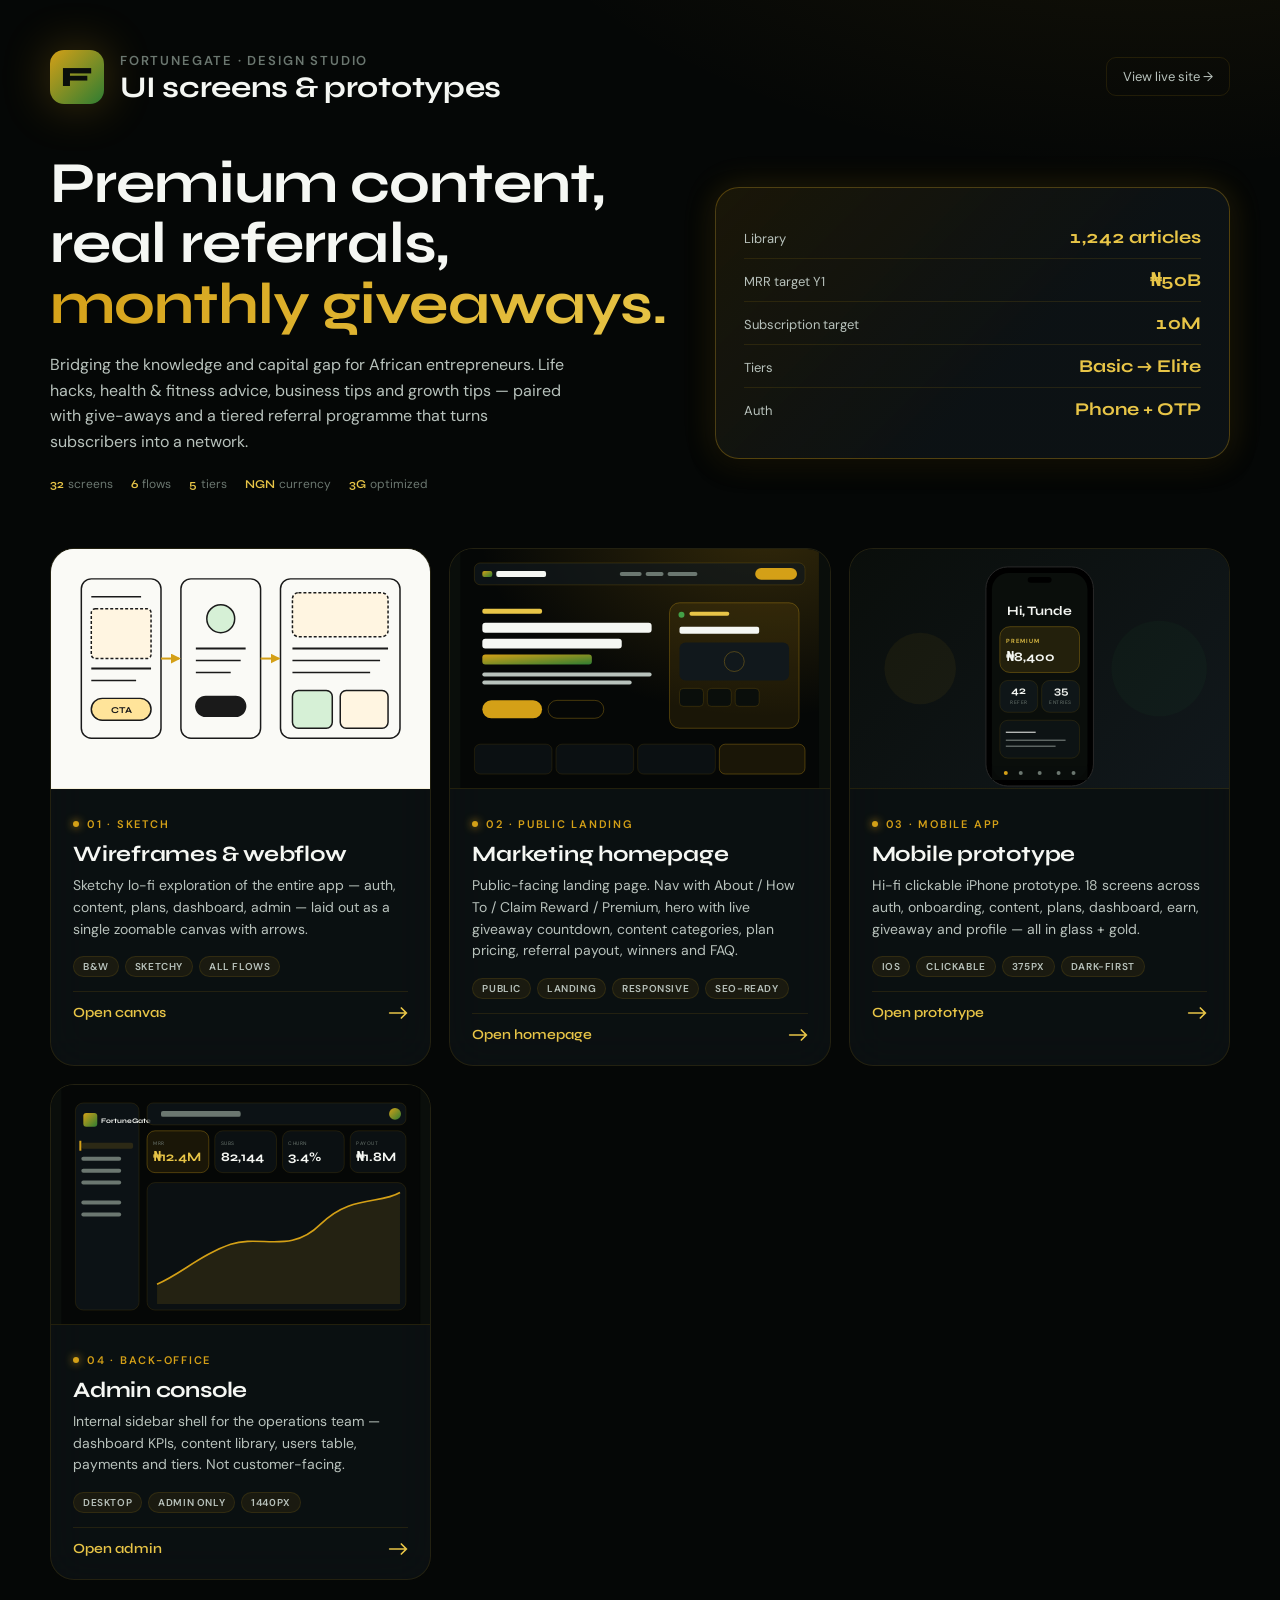
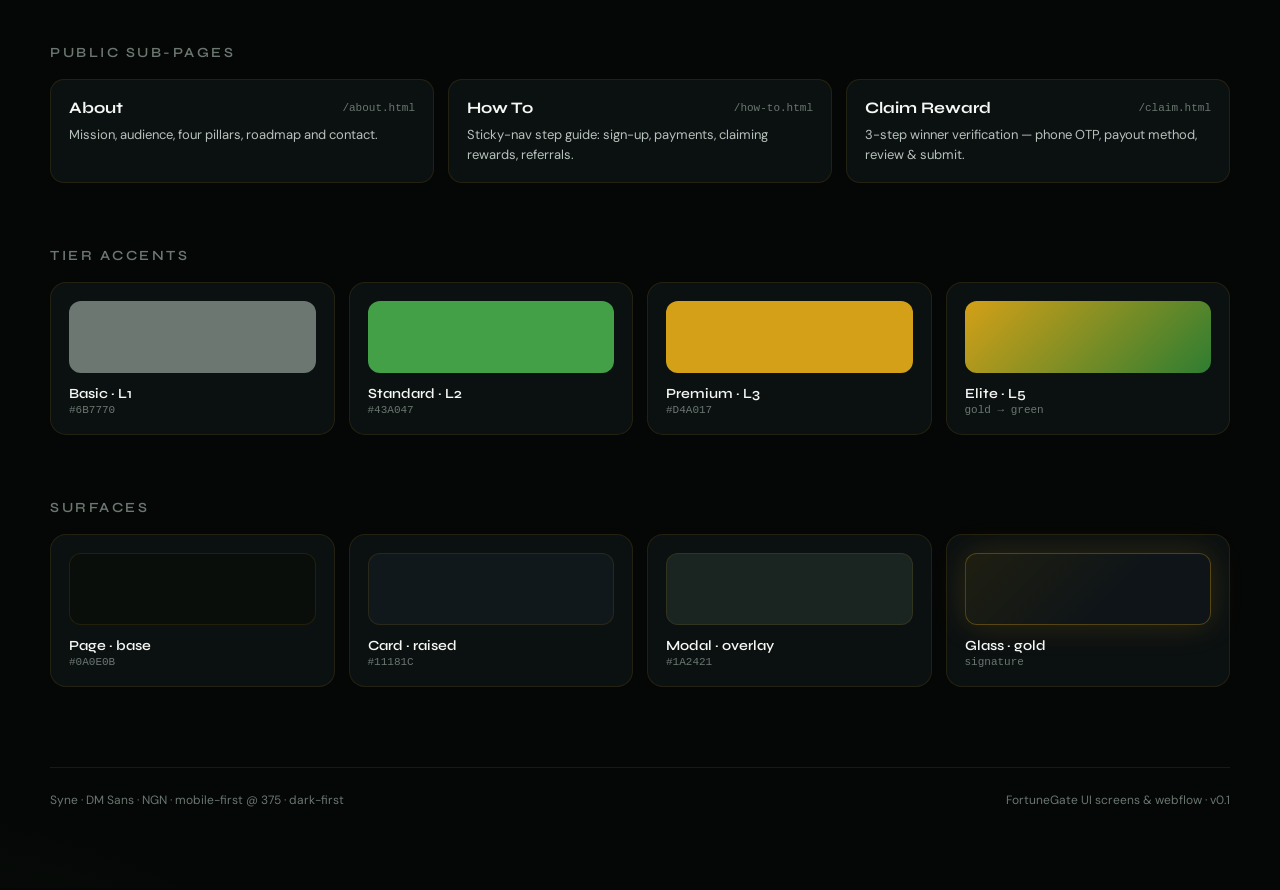
<file: index.html>
<!doctype html>
<html lang="en">
<head>
<meta charset="utf-8" />
<meta name="viewport" content="width=device-width, initial-scale=1" />
<title>FortuneGate · Design studio</title>
<template id="__bundler_thumbnail">
<svg xmlns="http://www.w3.org/2000/svg" viewBox="0 0 200 200">
  <defs><linearGradient id="bgg" x1="0" y1="0" x2="1" y2="1"><stop offset="0" stop-color="#0A0E0B"/><stop offset="1" stop-color="#1A2421"/></linearGradient><linearGradient id="fg" x1="0" y1="0" x2="1" y2="1"><stop offset="0" stop-color="#D4A017"/><stop offset="1" stop-color="#2E7D32"/></linearGradient></defs>
  <rect width="200" height="200" fill="url(#bgg)"/>
  <rect x="60" y="60" width="80" height="80" rx="20" fill="url(#fg)"/>
  <text x="100" y="124" text-anchor="middle" font-family="Syne, sans-serif" font-weight="800" font-size="56" fill="#0A0E0B">F</text>
</svg>
</template>
<link rel="preconnect" href="https://fonts.googleapis.com" />
<link rel="preconnect" href="https://fonts.gstatic.com" crossorigin />
<link href="https://fonts.googleapis.com/css2?family=DM+Sans:wght@400;500;600;700&family=Syne:wght@500;600;700;800&display=swap" rel="stylesheet" />
<style>
  :root{
    --fg-green-700:#2E7D32; --fg-green-500:#43A047; --fg-green-300:#81C784;
    --fg-gold-700:#B8860B; --fg-gold-500:#D4A017; --fg-gold-300:#E8C547;
    --fg-bg-base:#0A0E0B; --fg-bg-raised:#11181C;
    --fg-border:rgba(212,160,23,.12); --fg-border-hi:rgba(212,160,23,.32);
    --fg-text-hi:#F5F7F3; --fg-text-mid:#B8C2BC; --fg-text-lo:#6B7770;
    --font-display:'Syne',sans-serif; --font-body:'DM Sans',sans-serif;
  }
  *{box-sizing:border-box}
  html,body{margin:0;padding:0;background:#050706;color:var(--fg-text-hi);font-family:var(--font-body);min-height:100vh}
  body{
    background:
      radial-gradient(1200px 700px at 90% -10%, rgba(212,160,23,.10), transparent 60%),
      radial-gradient(900px 600px at -10% 110%, rgba(46,125,50,.12), transparent 55%),
      #050706;
    padding:48px 32px 80px;
  }
  .display{font-family:var(--font-display);font-weight:700;letter-spacing:-.01em}
  .num{font-family:var(--font-display);font-weight:600;font-variant-numeric:tabular-nums}
  .overline{font-family:var(--font-body);font-weight:600;font-size:11px;letter-spacing:.16em;text-transform:uppercase;color:var(--fg-text-lo)}
  .mid{color:var(--fg-text-mid)} .lo{color:var(--fg-text-lo)}

  .wrap{max-width:1180px;margin:0 auto}
  .header{display:flex;align-items:center;gap:16px;margin-bottom:48px}
  .logo{width:54px;height:54px;border-radius:14px;background:linear-gradient(135deg,var(--fg-gold-500),var(--fg-green-700));display:flex;align-items:center;justify-content:center;font-family:var(--font-display);font-weight:800;color:#0A0E0B;font-size:28px;box-shadow:0 0 48px rgba(212,160,23,.3)}
  .header h1{font-family:var(--font-display);font-weight:700;font-size:30px;margin:0;letter-spacing:-.01em}
  .header .sub{color:var(--fg-text-lo);font-size:13px;letter-spacing:.14em;text-transform:uppercase;font-weight:600;margin-top:4px}

  .hero{margin-bottom:56px;display:grid;grid-template-columns:1.2fr 1fr;gap:48px;align-items:center}
  .hero h2{font-family:var(--font-display);font-weight:700;font-size:clamp(36px,4.6vw,58px);line-height:1.04;letter-spacing:-.015em;margin:0 0 18px}
  .hero h2 em{font-style:normal;background:linear-gradient(135deg,var(--fg-gold-500),var(--fg-gold-300));-webkit-background-clip:text;background-clip:text;color:transparent}
  .hero p{font-size:16px;line-height:1.6;color:var(--fg-text-mid);margin:0 0 22px;max-width:520px}
  .hero .meta{display:flex;gap:18px;flex-wrap:wrap;font-size:12px;color:var(--fg-text-lo)}
  .hero .meta span b{color:var(--fg-gold-300);font-weight:600;font-family:var(--font-display);margin-right:4px}

  .stat-card{
    background:linear-gradient(135deg,rgba(212,160,23,.10) 0%,rgba(17,24,28,.65) 60%);
    border:1px solid var(--fg-border-hi);border-radius:24px;padding:28px;
    box-shadow:0 8px 24px rgba(0,0,0,.45),0 0 32px rgba(212,160,23,.18);
  }
  .stat-card .row{display:flex;justify-content:space-between;align-items:baseline;padding:10px 0;border-bottom:1px solid var(--fg-border)}
  .stat-card .row:last-child{border-bottom:none}
  .stat-card .row .l{font-size:13px;color:var(--fg-text-mid)}
  .stat-card .row .v{font-family:var(--font-display);font-weight:700;font-size:18px;font-variant-numeric:tabular-nums;color:var(--fg-gold-300)}

  .cards{display:grid;grid-template-columns:repeat(3,1fr);gap:18px}
  .card{
    background:rgba(17,24,28,.55);backdrop-filter:blur(20px) saturate(140%);
    border:1px solid var(--fg-border);border-radius:24px;
    overflow:hidden;display:flex;flex-direction:column;
    text-decoration:none;color:inherit;
    transition:transform .2s ease, box-shadow .2s ease, border-color .2s ease;
    cursor:pointer;
  }
  .card:hover{transform:translateY(-4px);border-color:var(--fg-border-hi);box-shadow:0 20px 60px rgba(0,0,0,.5),0 0 32px rgba(212,160,23,.15)}

  .preview{height:240px;position:relative;overflow:hidden;border-bottom:1px solid var(--fg-border)}
  .preview svg{width:100%;height:100%;display:block}

  .card-body{padding:22px}
  .card .step{display:inline-flex;align-items:center;gap:8px;font-size:11px;letter-spacing:.16em;text-transform:uppercase;color:var(--fg-gold-500);font-weight:600;margin-bottom:10px}
  .card .step::before{content:'';width:6px;height:6px;border-radius:3px;background:var(--fg-gold-500);box-shadow:0 0 8px var(--fg-gold-500)}
  .card h3{font-family:var(--font-display);font-weight:700;font-size:22px;margin:0 0 8px;letter-spacing:-.01em}
  .card p{font-size:14px;line-height:1.55;color:var(--fg-text-mid);margin:0 0 16px}
  .card .tags{display:flex;gap:6px;flex-wrap:wrap;margin-bottom:14px}
  .card .tag{font-size:10px;font-weight:600;padding:3px 9px;border-radius:999px;background:rgba(212,160,23,.08);border:1px solid var(--fg-border);color:var(--fg-text-mid);letter-spacing:.06em;text-transform:uppercase}
  .card .open{display:flex;align-items:center;justify-content:space-between;font-family:var(--font-display);font-weight:600;font-size:14px;color:var(--fg-gold-300);padding-top:12px;border-top:1px solid var(--fg-border)}
  .card .open svg{transition:transform .2s}
  .card:hover .open svg{transform:translateX(4px)}

  .section{margin-top:64px}
  .section h2{font-family:var(--font-display);font-weight:600;font-size:14px;letter-spacing:.18em;text-transform:uppercase;color:var(--fg-text-lo);margin:0 0 18px}

  .system-grid{display:grid;grid-template-columns:repeat(4,1fr);gap:14px}
  .swatch{
    background:rgba(17,24,28,.55);border:1px solid var(--fg-border);border-radius:16px;padding:18px;
  }
  .swatch .chip{height:72px;border-radius:12px;margin-bottom:12px}
  .swatch .name{font-family:var(--font-display);font-weight:600;font-size:14px}
  .swatch .hex{font-family:'JetBrains Mono','SF Mono',ui-monospace,monospace;font-size:11px;color:var(--fg-text-lo);margin-top:2px}

  .chip-basic{background:#6B7770}
  .chip-std{background:#43A047}
  .chip-prem{background:#D4A017}
  .chip-vip{background:#B8860B}
  .chip-elite{background:linear-gradient(135deg,#D4A017 0%,#2E7D32 100%)}
  .chip-bg{background:#0A0E0B;border:1px solid var(--fg-border)}
  .chip-raised{background:#11181C;border:1px solid var(--fg-border)}
  .chip-overlay{background:#1A2421;border:1px solid var(--fg-border)}

  .footer{margin-top:80px;padding-top:24px;border-top:1px solid var(--fg-border);font-size:12px;color:var(--fg-text-lo);display:flex;justify-content:space-between;flex-wrap:wrap;gap:12px}

  @media (max-width:900px){
    .hero{grid-template-columns:1fr}
    .cards{grid-template-columns:1fr}
    .system-grid{grid-template-columns:repeat(2,1fr)}
  }
</style>
</head>
<body>
<div class="wrap">
  <header class="header" style="justify-content:space-between">
    <div style="display:flex;align-items:center;gap:16px">
      <div class="logo">F</div>
      <div>
        <div class="sub">FortuneGate · Design studio</div>
        <h1>UI screens &amp; prototypes</h1>
      </div>
    </div>
    <a href="homepage.html" style="display:inline-flex;align-items:center;gap:8px;color:var(--fg-text-mid);font-size:13px;font-family:var(--font-body);padding:10px 16px;border-radius:10px;border:1px solid var(--fg-border);text-decoration:none;transition:.15s" onmouseover="this.style.borderColor='var(--fg-border-hi)';this.style.color='var(--fg-gold-300)'" onmouseout="this.style.borderColor='var(--fg-border)';this.style.color='var(--fg-text-mid)'">View live site →</a>
  </header>

  <section class="hero">
    <div>
      <h2>Premium content,<br/>real referrals,<br/><em>monthly giveaways.</em></h2>
      <p>Bridging the knowledge and capital gap for African entrepreneurs. Life hacks, health &amp; fitness advice, business tips and growth tips — paired with give-aways and a tiered referral programme that turns subscribers into a network.</p>
      <div class="meta">
        <span><b>32</b>screens</span>
        <span><b>6</b>flows</span>
        <span><b>5</b>tiers</span>
        <span><b>NGN</b>currency</span>
        <span><b>3G</b>optimized</span>
      </div>
    </div>
    <div class="stat-card">
      <div class="row"><span class="l">Library</span><span class="v">1,242 articles</span></div>
      <div class="row"><span class="l">MRR target Y1</span><span class="v">₦50B</span></div>
      <div class="row"><span class="l">Subscription target</span><span class="v">10M</span></div>
      <div class="row"><span class="l">Tiers</span><span class="v">Basic → Elite</span></div>
      <div class="row"><span class="l">Auth</span><span class="v">Phone + OTP</span></div>
    </div>
  </section>

  <div class="cards">
    <a class="card" href="01-wireframes.html">
      <div class="preview" style="background:#fafaf6">
        <svg viewBox="0 0 360 240" xmlns="http://www.w3.org/2000/svg">
          <rect width="360" height="240" fill="#fafaf6"/>
          <g stroke="#1a1a1a" stroke-width="1.5" fill="none">
            <rect x="20" y="30" width="80" height="160" rx="10"/>
            <line x1="30" y1="48" x2="80" y2="48"/>
            <rect x="30" y="60" width="60" height="50" rx="4" fill="#fff5e1" stroke-dasharray="3 2"/>
            <line x1="30" y1="120" x2="90" y2="120" stroke-width="2"/>
            <line x1="30" y1="132" x2="75" y2="132"/>
            <rect x="30" y="150" width="60" height="22" rx="11" fill="#ffe49a"/>
            <text x="60" y="165" text-anchor="middle" font-family="Syne, sans-serif" font-weight="700" font-size="9" stroke="none" fill="#1a1a1a">CTA</text>
            <rect x="120" y="30" width="80" height="160" rx="10"/>
            <circle cx="160" cy="70" r="14" fill="#d6f0d6"/>
            <line x1="135" y1="100" x2="185" y2="100" stroke-width="2"/>
            <line x1="135" y1="112" x2="180" y2="112"/>
            <line x1="135" y1="124" x2="170" y2="124"/>
            <rect x="135" y="148" width="50" height="20" rx="10" fill="#1a1a1a"/>
            <rect x="220" y="30" width="120" height="160" rx="10"/>
            <rect x="232" y="44" width="96" height="44" rx="6" fill="#fff5e1" stroke-dasharray="3 2"/>
            <line x1="232" y1="100" x2="328" y2="100" stroke-width="2"/>
            <line x1="232" y1="112" x2="320" y2="112"/>
            <line x1="232" y1="124" x2="310" y2="124"/>
            <rect x="232" y="142" width="40" height="38" rx="6" fill="#d6f0d6"/>
            <rect x="280" y="142" width="48" height="38" rx="6" fill="#fff5e1"/>
          </g>
          <path d="M100,110 Q110,110 118,110" stroke="#d4a017" stroke-width="2" fill="none" marker-end="url(#a)"/>
          <path d="M200,110 Q210,110 218,110" stroke="#d4a017" stroke-width="2" fill="none" marker-end="url(#a)"/>
          <defs><marker id="a" viewBox="0 0 10 10" refX="8" refY="5" markerWidth="5" markerHeight="5" orient="auto"><path d="M0,0 L10,5 L0,10 z" fill="#d4a017"/></marker></defs>
        </svg>
      </div>
      <div class="card-body">
        <span class="step">01 · Sketch</span>
        <h3>Wireframes &amp; webflow</h3>
        <p>Sketchy lo-fi exploration of the entire app — auth, content, plans, dashboard, admin — laid out as a single zoomable canvas with arrows.</p>
        <div class="tags"><span class="tag">B&amp;W</span><span class="tag">Sketchy</span><span class="tag">All flows</span></div>
        <div class="open"><span>Open canvas</span><svg width="20" height="14" viewBox="0 0 24 14" fill="none" stroke="currentColor" stroke-width="2" stroke-linecap="round"><path d="M2 7h19M16 1l6 6-6 6"/></svg></div>
      </div>
    </a>

    <a class="card" href="homepage.html">
      <div class="preview" style="background:#0a0e0b">
        <svg viewBox="0 0 360 240" xmlns="http://www.w3.org/2000/svg">
          <rect width="360" height="240" fill="#050706"/>
          <defs>
            <linearGradient id="hp-grad" x1="0" y1="0" x2="1" y2="1"><stop offset="0" stop-color="#D4A017"/><stop offset="1" stop-color="#2E7D32"/></linearGradient>
            <radialGradient id="hp-glow" cx=".85" cy="-.1" r=".8"><stop offset="0" stop-color="#D4A017" stop-opacity=".22"/><stop offset="1" stop-color="#D4A017" stop-opacity="0"/></radialGradient>
          </defs>
          <rect width="360" height="240" fill="url(#hp-glow)"/>
          <!-- nav -->
          <rect x="14" y="14" width="332" height="22" rx="6" fill="rgba(17,24,28,.7)" stroke="rgba(212,160,23,.16)"/>
          <rect x="22" y="22" width="10" height="6" rx="2" fill="url(#hp-grad)"/>
          <rect x="36" y="22" width="50" height="6" rx="2" fill="#F5F7F3"/>
          <rect x="160" y="23" width="22" height="4" rx="2" fill="#6B7770"/>
          <rect x="186" y="23" width="18" height="4" rx="2" fill="#6B7770"/>
          <rect x="208" y="23" width="30" height="4" rx="2" fill="#6B7770"/>
          <rect x="296" y="19" width="42" height="12" rx="6" fill="#D4A017"/>
          <!-- hero left text -->
          <rect x="22" y="60" width="60" height="5" rx="2" fill="#E8C547"/>
          <rect x="22" y="74" width="170" height="10" rx="3" fill="#F5F7F3"/>
          <rect x="22" y="90" width="140" height="10" rx="3" fill="#F5F7F3"/>
          <rect x="22" y="106" width="110" height="10" rx="3" fill="url(#hp-grad)"/>
          <rect x="22" y="124" width="170" height="4" rx="2" fill="#B8C2BC"/>
          <rect x="22" y="132" width="150" height="4" rx="2" fill="#B8C2BC"/>
          <rect x="22" y="152" width="60" height="18" rx="9" fill="#D4A017"/>
          <rect x="88" y="152" width="56" height="18" rx="9" fill="none" stroke="rgba(212,160,23,.32)"/>
          <!-- hero card right (giveaway) -->
          <rect x="210" y="54" width="130" height="126" rx="10" fill="rgba(212,160,23,.10)" stroke="rgba(212,160,23,.32)"/>
          <circle cx="222" cy="66" r="3" fill="#43A047"/>
          <rect x="230" y="63" width="40" height="4" rx="2" fill="#E8C547"/>
          <rect x="220" y="78" width="80" height="7" rx="2" fill="#F5F7F3"/>
          <rect x="220" y="94" width="110" height="38" rx="6" fill="#11181C"/>
          <circle cx="275" cy="113" r="10" fill="none" stroke="rgba(212,160,23,.32)"/>
          <rect x="220" y="140" width="24" height="18" rx="4" fill="#0A0E0B" stroke="rgba(212,160,23,.16)"/>
          <rect x="248" y="140" width="24" height="18" rx="4" fill="#0A0E0B" stroke="rgba(212,160,23,.16)"/>
          <rect x="276" y="140" width="24" height="18" rx="4" fill="#0A0E0B" stroke="rgba(212,160,23,.16)"/>
          <!-- category strip -->
          <rect x="14" y="196" width="78" height="30" rx="6" fill="rgba(17,24,28,.55)" stroke="rgba(212,160,23,.12)"/>
          <rect x="96" y="196" width="78" height="30" rx="6" fill="rgba(17,24,28,.55)" stroke="rgba(212,160,23,.12)"/>
          <rect x="178" y="196" width="78" height="30" rx="6" fill="rgba(17,24,28,.55)" stroke="rgba(212,160,23,.12)"/>
          <rect x="260" y="196" width="86" height="30" rx="6" fill="rgba(212,160,23,.10)" stroke="rgba(212,160,23,.32)"/>
        </svg>
      </div>
      <div class="card-body">
        <span class="step">02 · Public landing</span>
        <h3>Marketing homepage</h3>
        <p>Public-facing landing page. Nav with About / How To / Claim Reward / Premium, hero with live giveaway countdown, content categories, plan pricing, referral payout, winners and FAQ.</p>
        <div class="tags"><span class="tag">Public</span><span class="tag">Landing</span><span class="tag">Responsive</span><span class="tag">SEO-ready</span></div>
        <div class="open"><span>Open homepage</span><svg width="20" height="14" viewBox="0 0 24 14" fill="none" stroke="currentColor" stroke-width="2" stroke-linecap="round"><path d="M2 7h19M16 1l6 6-6 6"/></svg></div>
      </div>
    </a>

    <a class="card" href="02-prototype.html">
      <div class="preview" style="background:linear-gradient(135deg,#0a0e0b 0%,#11181C 100%)">
        <svg viewBox="0 0 360 240" xmlns="http://www.w3.org/2000/svg">
          <rect width="360" height="240" fill="transparent"/>
          <g transform="translate(126,18)">
            <rect x="0" y="0" width="108" height="220" rx="22" fill="#000" stroke="#2a2a2a"/>
            <rect x="6" y="6" width="96" height="208" rx="17" fill="#0A0E0B"/>
            <rect x="42" y="10" width="24" height="6" rx="3" fill="#000"/>
            <text x="54" y="48" text-anchor="middle" font-family="Syne, sans-serif" font-weight="700" font-size="13" fill="#F5F7F3">Hi, Tunde</text>
            <rect x="14" y="60" width="80" height="46" rx="10" fill="rgba(212,160,23,.12)" stroke="rgba(212,160,23,.32)"/>
            <text x="20" y="76" font-family="DM Sans, sans-serif" font-size="6" fill="#E8C547" font-weight="600" letter-spacing="1">PREMIUM</text>
            <text x="20" y="94" font-family="Syne, sans-serif" font-weight="700" font-size="13" fill="#F5F7F3">₦8,400</text>
            <rect x="14" y="114" width="38" height="32" rx="8" fill="rgba(17,24,28,.8)" stroke="rgba(212,160,23,.12)"/>
            <text x="33" y="128" text-anchor="middle" font-family="Syne, sans-serif" font-weight="700" font-size="11" fill="#F5F7F3">42</text>
            <text x="33" y="138" text-anchor="middle" font-family="DM Sans, sans-serif" font-size="5" fill="#6B7770" letter-spacing=".5">REFER</text>
            <rect x="56" y="114" width="38" height="32" rx="8" fill="rgba(17,24,28,.8)" stroke="rgba(212,160,23,.12)"/>
            <text x="75" y="128" text-anchor="middle" font-family="Syne, sans-serif" font-weight="700" font-size="11" fill="#F5F7F3">35</text>
            <text x="75" y="138" text-anchor="middle" font-family="DM Sans, sans-serif" font-size="5" fill="#6B7770" letter-spacing=".5">ENTRIES</text>
            <rect x="14" y="154" width="80" height="38" rx="8" fill="rgba(17,24,28,.55)" stroke="rgba(212,160,23,.12)"/>
            <line x1="20" y1="166" x2="50" y2="166" stroke="#F5F7F3" stroke-width="1"/>
            <line x1="20" y1="174" x2="80" y2="174" stroke="#B8C2BC" stroke-width=".7"/>
            <line x1="20" y1="180" x2="70" y2="180" stroke="#B8C2BC" stroke-width=".7"/>
            <rect x="6" y="200" width="96" height="14" fill="rgba(10,14,11,.85)"/>
            <circle cx="20" cy="207" r="2" fill="#D4A017"/>
            <circle cx="35" cy="207" r="2" fill="#6B7770"/>
            <circle cx="54" cy="207" r="2" fill="#6B7770"/>
            <circle cx="73" cy="207" r="2" fill="#6B7770"/>
            <circle cx="88" cy="207" r="2" fill="#6B7770"/>
          </g>
          <circle cx="60" cy="120" r="36" fill="rgba(212,160,23,.06)"/>
          <circle cx="300" cy="120" r="48" fill="rgba(46,125,50,.06)"/>
        </svg>
      </div>
      <div class="card-body">
        <span class="step">03 · Mobile app</span>
        <h3>Mobile prototype</h3>
        <p>Hi-fi clickable iPhone prototype. 18 screens across auth, onboarding, content, plans, dashboard, earn, giveaway and profile — all in glass + gold.</p>
        <div class="tags"><span class="tag">iOS</span><span class="tag">Clickable</span><span class="tag">375px</span><span class="tag">Dark-first</span></div>
        <div class="open"><span>Open prototype</span><svg width="20" height="14" viewBox="0 0 24 14" fill="none" stroke="currentColor" stroke-width="2" stroke-linecap="round"><path d="M2 7h19M16 1l6 6-6 6"/></svg></div>
      </div>
    </a>

    <a class="card" href="03-desktop.html">
      <div class="preview" style="background:#0a0e0b">
        <svg viewBox="0 0 360 240" xmlns="http://www.w3.org/2000/svg">
          <rect width="360" height="240" fill="#050706"/>
          <rect x="14" y="18" width="64" height="208" rx="8" fill="rgba(17,24,28,.7)" stroke="rgba(212,160,23,.12)"/>
          <rect x="22" y="28" width="14" height="14" rx="3" fill="url(#bg)"/>
          <defs><linearGradient id="bg" x1="0" y1="0" x2="1" y2="1"><stop offset="0" stop-color="#D4A017"/><stop offset="1" stop-color="#2E7D32"/></linearGradient></defs>
          <text x="40" y="38" font-family="Syne, sans-serif" font-weight="700" font-size="7" fill="#F5F7F3">FortuneGate</text>
          <rect x="20" y="58" width="52" height="6" rx="2" fill="rgba(212,160,23,.16)"/>
          <rect x="18" y="56" width="2" height="10" fill="#D4A017"/>
          <rect x="20" y="72" width="40" height="4" rx="2" fill="#6B7770"/>
          <rect x="20" y="84" width="40" height="4" rx="2" fill="#6B7770"/>
          <rect x="20" y="96" width="40" height="4" rx="2" fill="#6B7770"/>
          <rect x="20" y="116" width="40" height="4" rx="2" fill="#6B7770"/>
          <rect x="20" y="128" width="40" height="4" rx="2" fill="#6B7770"/>
          <rect x="86" y="18" width="260" height="22" rx="6" fill="rgba(17,24,28,.7)" stroke="rgba(212,160,23,.12)"/>
          <rect x="100" y="26" width="80" height="6" rx="2" fill="#6B7770"/>
          <circle cx="335" cy="29" r="6" fill="url(#bg)"/>
          <g transform="translate(86,46)">
            <rect x="0" y="0" width="62" height="42" rx="8" fill="rgba(212,160,23,.10)" stroke="rgba(212,160,23,.32)"/>
            <text x="6" y="14" font-family="DM Sans, sans-serif" font-size="5" fill="#6B7770" letter-spacing=".5">MRR</text>
            <text x="6" y="30" font-family="Syne, sans-serif" font-weight="700" font-size="13" fill="#E8C547">₦12.4M</text>
            <rect x="68" y="0" width="62" height="42" rx="8" fill="rgba(17,24,28,.55)" stroke="rgba(212,160,23,.12)"/>
            <text x="74" y="14" font-family="DM Sans, sans-serif" font-size="5" fill="#6B7770" letter-spacing=".5">SUBS</text>
            <text x="74" y="30" font-family="Syne, sans-serif" font-weight="700" font-size="13" fill="#F5F7F3">82,144</text>
            <rect x="136" y="0" width="62" height="42" rx="8" fill="rgba(17,24,28,.55)" stroke="rgba(212,160,23,.12)"/>
            <text x="142" y="14" font-family="DM Sans, sans-serif" font-size="5" fill="#6B7770" letter-spacing=".5">CHURN</text>
            <text x="142" y="30" font-family="Syne, sans-serif" font-weight="700" font-size="13" fill="#F5F7F3">3.4%</text>
            <rect x="204" y="0" width="56" height="42" rx="8" fill="rgba(17,24,28,.55)" stroke="rgba(212,160,23,.12)"/>
            <text x="210" y="14" font-family="DM Sans, sans-serif" font-size="5" fill="#6B7770" letter-spacing=".5">PAYOUT</text>
            <text x="210" y="30" font-family="Syne, sans-serif" font-weight="700" font-size="13" fill="#F5F7F3">₦1.8M</text>
          </g>
          <rect x="86" y="98" width="260" height="128" rx="8" fill="rgba(17,24,28,.55)" stroke="rgba(212,160,23,.12)"/>
          <path d="M96,200 C120,190 140,170 170,160 C200,150 230,170 260,140 C290,110 320,120 340,108" fill="none" stroke="#D4A017" stroke-width="1.6"/>
          <path d="M96,200 C120,190 140,170 170,160 C200,150 230,170 260,140 C290,110 320,120 340,108 L340,220 L96,220 Z" fill="rgba(212,160,23,.12)"/>
        </svg>
      </div>
      <div class="card-body">
        <span class="step">04 · Back-office</span>
        <h3>Admin console</h3>
        <p>Internal sidebar shell for the operations team — dashboard KPIs, content library, users table, payments and tiers. Not customer-facing.</p>
        <div class="tags"><span class="tag">Desktop</span><span class="tag">Admin only</span><span class="tag">1440px</span></div>
        <div class="open"><span>Open admin</span><svg width="20" height="14" viewBox="0 0 24 14" fill="none" stroke="currentColor" stroke-width="2" stroke-linecap="round"><path d="M2 7h19M16 1l6 6-6 6"/></svg></div>
      </div>
    </a>


  </div>

  <section class="section">
    <h2>Public sub-pages</h2>
    <div style="display:grid;grid-template-columns:repeat(3,1fr);gap:14px">
      <a href="about.html" style="background:rgba(17,24,28,.55);border:1px solid var(--fg-border);border-radius:14px;padding:18px;text-decoration:none;color:inherit;display:flex;flex-direction:column;gap:8px;transition:.15s" onmouseover="this.style.borderColor='var(--fg-border-hi)';this.style.transform='translateY(-2px)'" onmouseout="this.style.borderColor='var(--fg-border)';this.style.transform='none'">
        <div style="display:flex;align-items:center;justify-content:space-between">
          <span style="font-family:var(--font-display);font-weight:700;font-size:16px;color:var(--fg-text-hi)">About</span>
          <code style="font-size:11px;color:var(--fg-text-lo);font-family:'JetBrains Mono','SF Mono',ui-monospace,monospace">/about.html</code>
        </div>
        <p style="font-size:13px;color:var(--fg-text-mid);margin:0;line-height:1.5">Mission, audience, four pillars, roadmap and contact.</p>
      </a>
      <a href="how-to.html" style="background:rgba(17,24,28,.55);border:1px solid var(--fg-border);border-radius:14px;padding:18px;text-decoration:none;color:inherit;display:flex;flex-direction:column;gap:8px;transition:.15s" onmouseover="this.style.borderColor='var(--fg-border-hi)';this.style.transform='translateY(-2px)'" onmouseout="this.style.borderColor='var(--fg-border)';this.style.transform='none'">
        <div style="display:flex;align-items:center;justify-content:space-between">
          <span style="font-family:var(--font-display);font-weight:700;font-size:16px;color:var(--fg-text-hi)">How To</span>
          <code style="font-size:11px;color:var(--fg-text-lo);font-family:'JetBrains Mono','SF Mono',ui-monospace,monospace">/how-to.html</code>
        </div>
        <p style="font-size:13px;color:var(--fg-text-mid);margin:0;line-height:1.5">Sticky-nav step guide: sign-up, payments, claiming rewards, referrals.</p>
      </a>
      <a href="claim.html" style="background:rgba(17,24,28,.55);border:1px solid var(--fg-border);border-radius:14px;padding:18px;text-decoration:none;color:inherit;display:flex;flex-direction:column;gap:8px;transition:.15s" onmouseover="this.style.borderColor='var(--fg-border-hi)';this.style.transform='translateY(-2px)'" onmouseout="this.style.borderColor='var(--fg-border)';this.style.transform='none'">
        <div style="display:flex;align-items:center;justify-content:space-between">
          <span style="font-family:var(--font-display);font-weight:700;font-size:16px;color:var(--fg-text-hi)">Claim Reward</span>
          <code style="font-size:11px;color:var(--fg-text-lo);font-family:'JetBrains Mono','SF Mono',ui-monospace,monospace">/claim.html</code>
        </div>
        <p style="font-size:13px;color:var(--fg-text-mid);margin:0;line-height:1.5">3-step winner verification — phone OTP, payout method, review &amp; submit.</p>
      </a>
    </div>
  </section>

  <section class="section">
    <h2>Tier accents</h2>
    <div class="system-grid">
      <div class="swatch"><div class="chip chip-basic"></div><div class="name">Basic · L1</div><div class="hex">#6B7770</div></div>
      <div class="swatch"><div class="chip chip-std"></div><div class="name">Standard · L2</div><div class="hex">#43A047</div></div>
      <div class="swatch"><div class="chip chip-prem"></div><div class="name">Premium · L3</div><div class="hex">#D4A017</div></div>
      <div class="swatch"><div class="chip chip-elite"></div><div class="name">Elite · L5</div><div class="hex">gold → green</div></div>
    </div>
  </section>

  <section class="section">
    <h2>Surfaces</h2>
    <div class="system-grid">
      <div class="swatch"><div class="chip chip-bg"></div><div class="name">Page · base</div><div class="hex">#0A0E0B</div></div>
      <div class="swatch"><div class="chip chip-raised"></div><div class="name">Card · raised</div><div class="hex">#11181C</div></div>
      <div class="swatch"><div class="chip chip-overlay"></div><div class="name">Modal · overlay</div><div class="hex">#1A2421</div></div>
      <div class="swatch"><div class="chip" style="background:linear-gradient(135deg,rgba(212,160,23,.10) 0%,rgba(17,24,28,.65) 60%);border:1px solid rgba(212,160,23,.32);box-shadow:0 0 32px rgba(212,160,23,.18)"></div><div class="name">Glass · gold</div><div class="hex">signature</div></div>
    </div>
  </section>

  <footer class="footer">
    <span>Syne · DM Sans · NGN · mobile-first @ 375 · dark-first</span>
    <span>FortuneGate UI screens &amp; webflow · v0.1</span>
  </footer>
</div>
</body>
</html>
</file>
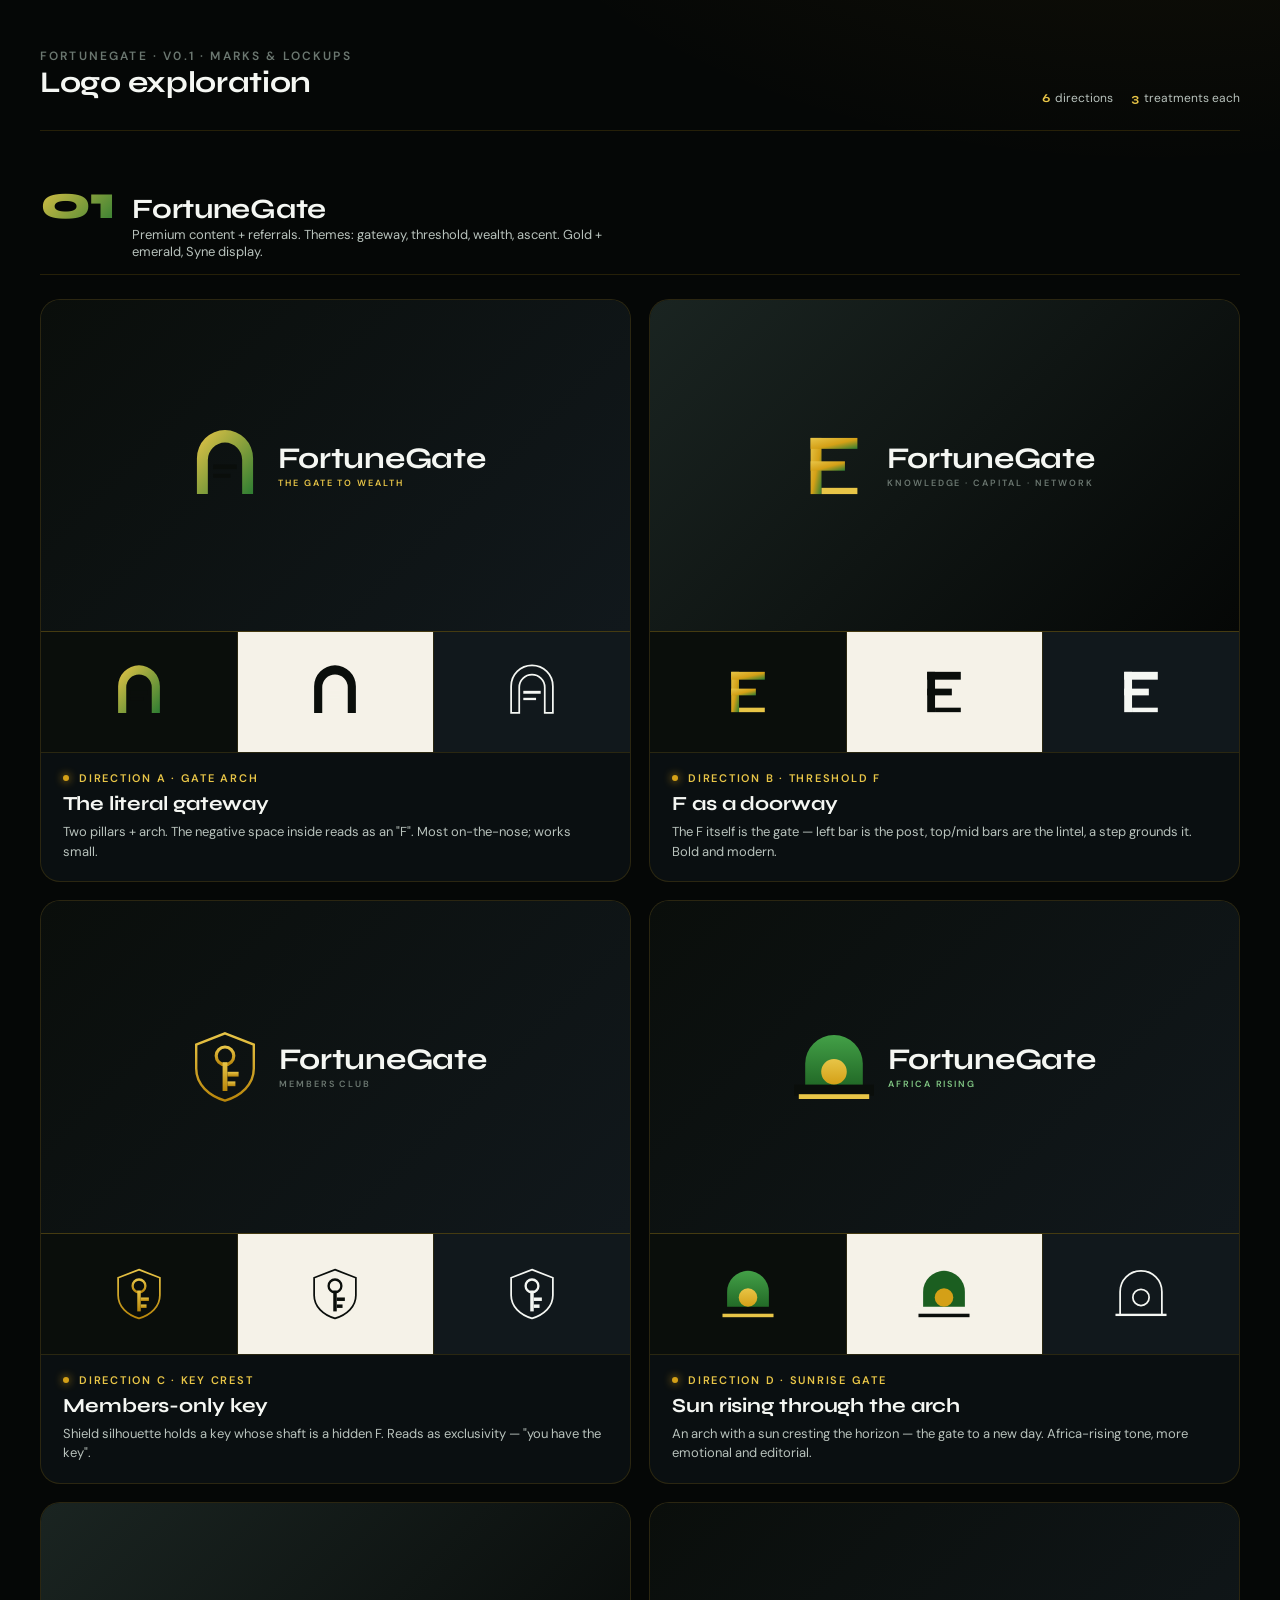
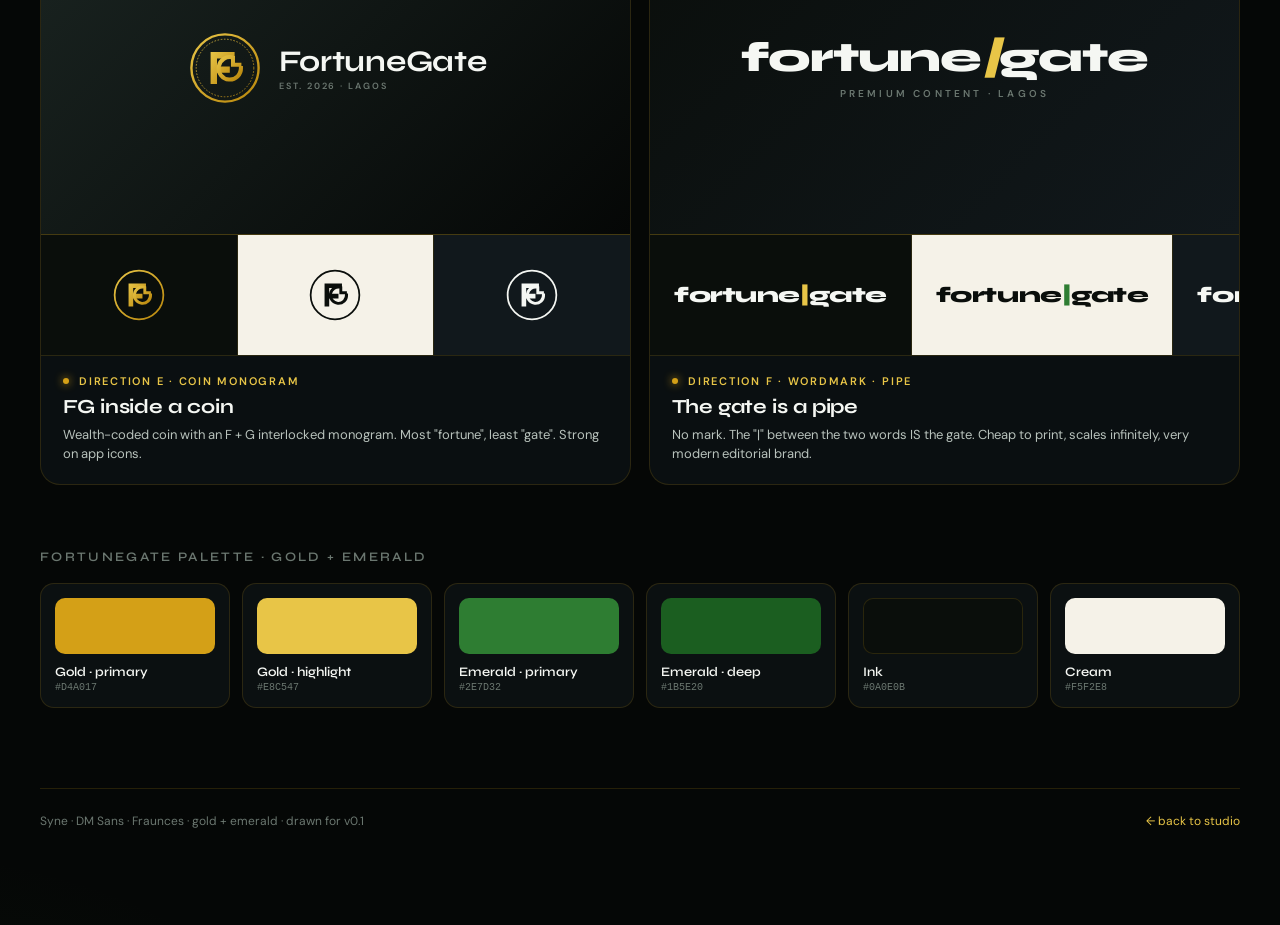
<file: 04-logos.html>
<!doctype html>
<html lang="en">
<head>
<meta charset="utf-8" />
<meta name="viewport" content="width=device-width, initial-scale=1" />
<title>FortuneGate · Logo exploration</title>
<link rel="preconnect" href="https://fonts.googleapis.com" />
<link rel="preconnect" href="https://fonts.gstatic.com" crossorigin />
<link href="https://fonts.googleapis.com/css2?family=DM+Sans:wght@400;500;600;700&family=Syne:wght@500;600;700;800&family=Fraunces:opsz,wght@9..144,400;9..144,600;9..144,700;9..144,800&display=swap" rel="stylesheet" />
<style>
:root{
  --gold:#D4A017; --gold-hi:#E8C547; --gold-lo:#B8860B;
  --green:#2E7D32; --green-hi:#43A047; --green-lo:#1B5E20;
  --bg:#050706; --raised:#11181C; --line:rgba(212,160,23,.16); --line-hi:rgba(212,160,23,.36);
  --hi:#F5F7F3; --mid:#B8C2BC; --lo:#6B7770;
  --display:'Syne',sans-serif; --body:'DM Sans',sans-serif; --serif:'Fraunces',serif;
}
*{box-sizing:border-box}
html,body{margin:0;background:var(--bg);color:var(--hi);font-family:var(--body);min-height:100vh}
body{
  background:
    radial-gradient(1200px 700px at 90% -10%, rgba(212,160,23,.08), transparent 60%),
    radial-gradient(900px 600px at -10% 110%, rgba(46,125,50,.10), transparent 55%),
    var(--bg);
  padding:48px 40px 96px;
}
.wrap{max-width:1280px;margin:0 auto}
.header{display:flex;align-items:flex-end;justify-content:space-between;gap:24px;margin-bottom:48px;border-bottom:1px solid var(--line);padding-bottom:24px}
.header h1{font-family:var(--display);font-weight:700;font-size:30px;margin:0 0 6px;letter-spacing:-.01em}
.header .sub{color:var(--lo);font-size:12px;letter-spacing:.18em;text-transform:uppercase;font-weight:600}
.header .legend{display:flex;gap:18px;font-size:12px;color:var(--mid)}
.header .legend b{color:var(--gold-hi);font-family:var(--display);font-weight:700;margin-right:4px;font-variant-numeric:tabular-nums}

.brand-section{margin-top:40px}
.brand-head{display:flex;align-items:baseline;gap:18px;margin-bottom:24px;padding-bottom:14px;border-bottom:1px solid var(--line)}
.brand-head .num{font-family:var(--display);font-weight:800;font-size:48px;letter-spacing:-.02em;background:linear-gradient(135deg,var(--gold-hi),var(--green));-webkit-background-clip:text;background-clip:text;color:transparent;line-height:1}
.brand-head h2{font-family:var(--display);font-weight:700;font-size:28px;margin:0;letter-spacing:-.01em}
.brand-head p{color:var(--mid);font-size:13px;max-width:520px;margin:0}

.grid{display:grid;grid-template-columns:repeat(2,1fr);gap:18px}
.dir{background:rgba(17,24,28,.5);border:1px solid var(--line);border-radius:20px;overflow:hidden;display:flex;flex-direction:column}
.dir .hero{aspect-ratio:16/9;display:flex;align-items:center;justify-content:center;position:relative;overflow:hidden}
.dir .hero.dark{background:linear-gradient(135deg,#0A0E0B 0%,#11181C 100%)}
.dir .hero.light{background:#F5F2E8}
.dir .hero.canvas{background:linear-gradient(135deg,#1A2421 0%,#050706 100%)}
.dir .info{padding:18px 22px 20px;display:flex;flex-direction:column;gap:6px;border-top:1px solid var(--line)}
.dir .info .label{display:flex;align-items:center;gap:10px;font-size:11px;letter-spacing:.16em;text-transform:uppercase;color:var(--gold-hi);font-weight:600}
.dir .info .label::before{content:'';width:6px;height:6px;border-radius:3px;background:var(--gold);box-shadow:0 0 8px var(--gold)}
.dir .info h3{font-family:var(--display);font-weight:700;font-size:20px;margin:0;letter-spacing:-.005em}
.dir .info p{margin:0;font-size:13px;color:var(--mid);line-height:1.5}

.row{display:grid;grid-template-columns:1fr 1fr 1fr;gap:1px;background:var(--line);border-top:1px solid var(--line)}
.row .cell{padding:24px;display:flex;align-items:center;justify-content:center;min-height:120px}
.row .cell.dark{background:#0A0E0B}
.row .cell.light{background:#F5F2E8}
.row .cell.mono{background:#11181C}

/* sizes */
.lockup{display:flex;align-items:center;gap:14px}
.lockup .mark{flex:0 0 auto}
.lockup .word{font-family:var(--display);font-weight:700;font-size:30px;letter-spacing:-.01em;line-height:1}
.lockup .word .tag{display:block;font-family:var(--body);font-weight:600;font-size:9px;letter-spacing:.22em;text-transform:uppercase;color:var(--lo);margin-top:6px}

.system{margin-top:64px}
.system h2{font-family:var(--display);font-weight:600;font-size:13px;letter-spacing:.18em;text-transform:uppercase;color:var(--lo);margin:0 0 18px}
.swatches{display:grid;grid-template-columns:repeat(6,1fr);gap:12px}
.sw{background:rgba(17,24,28,.55);border:1px solid var(--line);border-radius:14px;padding:14px}
.sw .chip{height:56px;border-radius:10px;margin-bottom:10px}
.sw .name{font-family:var(--display);font-weight:600;font-size:13px}
.sw .hex{font-family:'JetBrains Mono','SF Mono',ui-monospace,monospace;font-size:10px;color:var(--lo);margin-top:2px}

.footer{margin-top:80px;padding-top:24px;border-top:1px solid var(--line);font-size:12px;color:var(--lo);display:flex;justify-content:space-between;flex-wrap:wrap;gap:12px}
@media (max-width:980px){.grid{grid-template-columns:1fr}.row{grid-template-columns:1fr}.swatches{grid-template-columns:repeat(3,1fr)}}
</style>
</head>
<body>
<div class="wrap">

<header class="header">
  <div>
    <div class="sub">FortuneGate · v0.1 · marks &amp; lockups</div>
    <h1>Logo exploration</h1>
  </div>
  <div class="legend">
    
    <span><b>6</b>directions</span>
    <span><b>3</b>treatments each</span>
  </div>
</header>

<!-- ====================== FORTUNEGATE ====================== -->
<section class="brand-section">
  <div class="brand-head">
    <div class="num">01</div>
    <div>
      <h2>FortuneGate</h2>
      <p>Premium content + referrals. Themes: gateway, threshold, wealth, ascent. Gold + emerald, Syne display.</p>
    </div>
  </div>

  <div class="grid">

    <!-- A — Gate Arch -->
    <div class="dir">
      <div class="hero dark">
        <div class="lockup">
          <svg width="78" height="78" viewBox="0 0 100 100">
            <defs>
              <linearGradient id="fg-a-grad" x1="0" y1="0" x2="1" y2="1">
                <stop offset="0" stop-color="#E8C547"/>
                <stop offset="1" stop-color="#2E7D32"/>
              </linearGradient>
            </defs>
            <!-- two pillars + arch forming a gate, with negative-space F crossbar -->
            <path d="M14 86 V40 a36 36 0 0 1 72 0 V86 H72 V42 a22 22 0 0 0 -44 0 V86 Z" fill="url(#fg-a-grad)"/>
            <rect x="35" y="48" width="30" height="6" fill="#0A0E0B"/>
            <rect x="35" y="60" width="22" height="5" fill="#0A0E0B"/>
          </svg>
          <div class="word" style="color:#F5F7F3">FortuneGate<span class="tag" style="color:#E8C547">The gate to wealth</span></div>
        </div>
      </div>
      <div class="row">
        <div class="cell dark">
          <svg width="58" height="58" viewBox="0 0 100 100">
            <path d="M14 86 V40 a36 36 0 0 1 72 0 V86 H72 V42 a22 22 0 0 0 -44 0 V86 Z" fill="url(#fg-a-grad)"/>
            <rect x="35" y="48" width="30" height="6" fill="#0A0E0B"/>
            <rect x="35" y="60" width="22" height="5" fill="#0A0E0B"/>
          </svg>
        </div>
        <div class="cell light">
          <svg width="58" height="58" viewBox="0 0 100 100">
            <path d="M14 86 V40 a36 36 0 0 1 72 0 V86 H72 V42 a22 22 0 0 0 -44 0 V86 Z" fill="#0A0E0B"/>
            <rect x="35" y="48" width="30" height="6" fill="#F5F2E8"/>
            <rect x="35" y="60" width="22" height="5" fill="#F5F2E8"/>
          </svg>
        </div>
        <div class="cell mono">
          <svg width="58" height="58" viewBox="0 0 100 100">
            <path d="M14 86 V40 a36 36 0 0 1 72 0 V86 H72 V42 a22 22 0 0 0 -44 0 V86 Z" fill="none" stroke="#F5F7F3" stroke-width="3"/>
            <rect x="35" y="48" width="30" height="5" fill="#F5F7F3"/>
            <rect x="35" y="60" width="22" height="4" fill="#F5F7F3"/>
          </svg>
        </div>
      </div>
      <div class="info">
        <span class="label">Direction A · Gate Arch</span>
        <h3>The literal gateway</h3>
        <p>Two pillars + arch. The negative space inside reads as an "F". Most on-the-nose; works small.</p>
      </div>
    </div>

    <!-- B — Threshold F -->
    <div class="dir">
      <div class="hero canvas">
        <div class="lockup">
          <svg width="78" height="78" viewBox="0 0 100 100">
            <defs>
              <linearGradient id="fg-b-grad" x1="0" y1="0" x2="1" y2="1">
                <stop offset="0" stop-color="#E8C547"/>
                <stop offset=".55" stop-color="#D4A017"/>
                <stop offset="1" stop-color="#2E7D32"/>
              </linearGradient>
            </defs>
            <!-- F as a portal — left vertical = doorpost, top + middle bar = lintel -->
            <rect x="20" y="14" width="14" height="72" fill="url(#fg-b-grad)"/>
            <rect x="20" y="14" width="60" height="14" fill="url(#fg-b-grad)"/>
            <rect x="20" y="44" width="44" height="12" fill="url(#fg-b-grad)"/>
            <!-- threshold step -->
            <rect x="34" y="78" width="46" height="8" fill="#E8C547"/>
          </svg>
          <div class="word" style="color:#F5F7F3">FortuneGate<span class="tag">Knowledge · Capital · Network</span></div>
        </div>
      </div>
      <div class="row">
        <div class="cell dark">
          <svg width="56" height="56" viewBox="0 0 100 100">
            <rect x="20" y="14" width="14" height="72" fill="url(#fg-b-grad)"/>
            <rect x="20" y="14" width="60" height="14" fill="url(#fg-b-grad)"/>
            <rect x="20" y="44" width="44" height="12" fill="url(#fg-b-grad)"/>
            <rect x="34" y="78" width="46" height="8" fill="#E8C547"/>
          </svg>
        </div>
        <div class="cell light">
          <svg width="56" height="56" viewBox="0 0 100 100">
            <rect x="20" y="14" width="14" height="72" fill="#0A0E0B"/>
            <rect x="20" y="14" width="60" height="14" fill="#0A0E0B"/>
            <rect x="20" y="44" width="44" height="12" fill="#0A0E0B"/>
            <rect x="34" y="78" width="46" height="8" fill="#0A0E0B"/>
          </svg>
        </div>
        <div class="cell mono">
          <svg width="56" height="56" viewBox="0 0 100 100">
            <rect x="20" y="14" width="14" height="72" fill="#F5F7F3"/>
            <rect x="20" y="14" width="60" height="14" fill="#F5F7F3"/>
            <rect x="20" y="44" width="44" height="12" fill="#F5F7F3"/>
            <rect x="34" y="78" width="46" height="8" fill="#F5F7F3"/>
          </svg>
        </div>
      </div>
      <div class="info">
        <span class="label">Direction B · Threshold F</span>
        <h3>F as a doorway</h3>
        <p>The F itself is the gate — left bar is the post, top/mid bars are the lintel, a step grounds it. Bold and modern.</p>
      </div>
    </div>

    <!-- C — Key crest -->
    <div class="dir">
      <div class="hero dark">
        <div class="lockup">
          <svg width="80" height="80" viewBox="0 0 100 100">
            <defs>
              <linearGradient id="fg-c-grad" x1="0" y1="0" x2="0" y2="1">
                <stop offset="0" stop-color="#E8C547"/>
                <stop offset="1" stop-color="#B8860B"/>
              </linearGradient>
            </defs>
            <!-- shield crest -->
            <path d="M50 8 L86 22 V52 C86 72 70 86 50 92 C30 86 14 72 14 52 V22 Z" fill="none" stroke="url(#fg-c-grad)" stroke-width="3"/>
            <!-- key inside, shaped like F -->
            <circle cx="50" cy="36" r="11" fill="none" stroke="url(#fg-c-grad)" stroke-width="4"/>
            <rect x="47" y="44" width="6" height="36" fill="url(#fg-c-grad)"/>
            <rect x="53" y="56" width="14" height="6" fill="url(#fg-c-grad)"/>
            <rect x="53" y="68" width="10" height="6" fill="url(#fg-c-grad)"/>
          </svg>
          <div class="word" style="color:#F5F7F3">FortuneGate<span class="tag">Members club</span></div>
        </div>
      </div>
      <div class="row">
        <div class="cell dark">
          <svg width="58" height="58" viewBox="0 0 100 100">
            <path d="M50 8 L86 22 V52 C86 72 70 86 50 92 C30 86 14 72 14 52 V22 Z" fill="none" stroke="url(#fg-c-grad)" stroke-width="3"/>
            <circle cx="50" cy="36" r="11" fill="none" stroke="url(#fg-c-grad)" stroke-width="4"/>
            <rect x="47" y="44" width="6" height="36" fill="url(#fg-c-grad)"/>
            <rect x="53" y="56" width="14" height="6" fill="url(#fg-c-grad)"/>
            <rect x="53" y="68" width="10" height="6" fill="url(#fg-c-grad)"/>
          </svg>
        </div>
        <div class="cell light">
          <svg width="58" height="58" viewBox="0 0 100 100">
            <path d="M50 8 L86 22 V52 C86 72 70 86 50 92 C30 86 14 72 14 52 V22 Z" fill="none" stroke="#0A0E0B" stroke-width="3"/>
            <circle cx="50" cy="36" r="11" fill="none" stroke="#0A0E0B" stroke-width="4"/>
            <rect x="47" y="44" width="6" height="36" fill="#0A0E0B"/>
            <rect x="53" y="56" width="14" height="6" fill="#0A0E0B"/>
            <rect x="53" y="68" width="10" height="6" fill="#0A0E0B"/>
          </svg>
        </div>
        <div class="cell mono">
          <svg width="58" height="58" viewBox="0 0 100 100">
            <path d="M50 8 L86 22 V52 C86 72 70 86 50 92 C30 86 14 72 14 52 V22 Z" fill="none" stroke="#F5F7F3" stroke-width="3"/>
            <circle cx="50" cy="36" r="11" fill="none" stroke="#F5F7F3" stroke-width="4"/>
            <rect x="47" y="44" width="6" height="36" fill="#F5F7F3"/>
            <rect x="53" y="56" width="14" height="6" fill="#F5F7F3"/>
            <rect x="53" y="68" width="10" height="6" fill="#F5F7F3"/>
          </svg>
        </div>
      </div>
      <div class="info">
        <span class="label">Direction C · Key Crest</span>
        <h3>Members-only key</h3>
        <p>Shield silhouette holds a key whose shaft is a hidden F. Reads as exclusivity — "you have the key".</p>
      </div>
    </div>

    <!-- D — Sunrise gate -->
    <div class="dir">
      <div class="hero dark">
        <div class="lockup">
          <svg width="80" height="80" viewBox="0 0 100 100">
            <defs>
              <linearGradient id="fg-d-sun" x1="0" y1="0" x2="0" y2="1">
                <stop offset="0" stop-color="#E8C547"/>
                <stop offset="1" stop-color="#D4A017"/>
              </linearGradient>
              <linearGradient id="fg-d-arch" x1="0" y1="0" x2="0" y2="1">
                <stop offset="0" stop-color="#43A047"/>
                <stop offset="1" stop-color="#1B5E20"/>
              </linearGradient>
            </defs>
            <!-- arch -->
            <path d="M14 86 V46 a36 36 0 0 1 72 0 V86 Z" fill="url(#fg-d-arch)"/>
            <!-- horizon notch -->
            <rect x="0" y="72" width="100" height="14" fill="#0A0E0B"/>
            <!-- sun -->
            <circle cx="50" cy="56" r="16" fill="url(#fg-d-sun)"/>
            <!-- step -->
            <rect x="6" y="84" width="88" height="6" fill="#E8C547"/>
          </svg>
          <div class="word" style="color:#F5F7F3">FortuneGate<span class="tag" style="color:#81C784">Africa rising</span></div>
        </div>
      </div>
      <div class="row">
        <div class="cell dark">
          <svg width="58" height="58" viewBox="0 0 100 100">
            <path d="M14 86 V46 a36 36 0 0 1 72 0 V86 Z" fill="url(#fg-d-arch)"/>
            <rect x="0" y="72" width="100" height="14" fill="#0A0E0B"/>
            <circle cx="50" cy="56" r="16" fill="url(#fg-d-sun)"/>
            <rect x="6" y="84" width="88" height="6" fill="#E8C547"/>
          </svg>
        </div>
        <div class="cell light">
          <svg width="58" height="58" viewBox="0 0 100 100">
            <path d="M14 86 V46 a36 36 0 0 1 72 0 V86 Z" fill="#1B5E20"/>
            <rect x="0" y="72" width="100" height="14" fill="#F5F2E8"/>
            <circle cx="50" cy="56" r="16" fill="#D4A017"/>
            <rect x="6" y="84" width="88" height="6" fill="#0A0E0B"/>
          </svg>
        </div>
        <div class="cell mono">
          <svg width="58" height="58" viewBox="0 0 100 100">
            <path d="M14 86 V46 a36 36 0 0 1 72 0 V86 Z" fill="none" stroke="#F5F7F3" stroke-width="3"/>
            <circle cx="50" cy="56" r="14" fill="none" stroke="#F5F7F3" stroke-width="3"/>
            <rect x="6" y="84" width="88" height="4" fill="#F5F7F3"/>
          </svg>
        </div>
      </div>
      <div class="info">
        <span class="label">Direction D · Sunrise Gate</span>
        <h3>Sun rising through the arch</h3>
        <p>An arch with a sun cresting the horizon — the gate to a new day. Africa-rising tone, more emotional and editorial.</p>
      </div>
    </div>

    <!-- E — Coin Monogram -->
    <div class="dir">
      <div class="hero canvas">
        <div class="lockup">
          <svg width="80" height="80" viewBox="0 0 100 100">
            <defs>
              <linearGradient id="fg-e-rim" x1="0" y1="0" x2="1" y2="1">
                <stop offset="0" stop-color="#E8C547"/>
                <stop offset="1" stop-color="#B8860B"/>
              </linearGradient>
            </defs>
            <circle cx="50" cy="50" r="42" fill="none" stroke="url(#fg-e-rim)" stroke-width="3"/>
            <circle cx="50" cy="50" r="36" fill="none" stroke="url(#fg-e-rim)" stroke-width="1" stroke-dasharray="2 2"/>
            <!-- F + G monogram interlocked -->
            <path d="M32 30 H62 V38 H40 V48 H56 V56 H40 V70 H32 Z" fill="url(#fg-e-rim)"/>
            <path d="M70 50 a14 14 0 1 1 -10 -13 V46 H68" fill="none" stroke="url(#fg-e-rim)" stroke-width="5" stroke-linecap="square"/>
          </svg>
          <div class="word" style="color:#F5F7F3">FortuneGate<span class="tag">Est. 2026 · Lagos</span></div>
        </div>
      </div>
      <div class="row">
        <div class="cell dark">
          <svg width="58" height="58" viewBox="0 0 100 100">
            <circle cx="50" cy="50" r="42" fill="none" stroke="url(#fg-e-rim)" stroke-width="3"/>
            <path d="M32 30 H62 V38 H40 V48 H56 V56 H40 V70 H32 Z" fill="url(#fg-e-rim)"/>
            <path d="M70 50 a14 14 0 1 1 -10 -13 V46 H68" fill="none" stroke="url(#fg-e-rim)" stroke-width="5" stroke-linecap="square"/>
          </svg>
        </div>
        <div class="cell light">
          <svg width="58" height="58" viewBox="0 0 100 100">
            <circle cx="50" cy="50" r="42" fill="none" stroke="#0A0E0B" stroke-width="3"/>
            <path d="M32 30 H62 V38 H40 V48 H56 V56 H40 V70 H32 Z" fill="#0A0E0B"/>
            <path d="M70 50 a14 14 0 1 1 -10 -13 V46 H68" fill="none" stroke="#0A0E0B" stroke-width="5" stroke-linecap="square"/>
          </svg>
        </div>
        <div class="cell mono">
          <svg width="58" height="58" viewBox="0 0 100 100">
            <circle cx="50" cy="50" r="42" fill="none" stroke="#F5F7F3" stroke-width="3"/>
            <path d="M32 30 H62 V38 H40 V48 H56 V56 H40 V70 H32 Z" fill="#F5F7F3"/>
            <path d="M70 50 a14 14 0 1 1 -10 -13 V46 H68" fill="none" stroke="#F5F7F3" stroke-width="5" stroke-linecap="square"/>
          </svg>
        </div>
      </div>
      <div class="info">
        <span class="label">Direction E · Coin Monogram</span>
        <h3>FG inside a coin</h3>
        <p>Wealth-coded coin with an F + G interlocked monogram. Most "fortune", least "gate". Strong on app icons.</p>
      </div>
    </div>

    <!-- F — Wordmark only -->
    <div class="dir">
      <div class="hero dark">
        <div style="font-family:var(--display);font-weight:800;font-size:42px;letter-spacing:-.02em;color:#F5F7F3;line-height:1;display:flex;flex-direction:column;align-items:center;gap:10px">
          <div>fortune<span style="color:#E8C547;font-style:italic">|</span>gate</div>
          <div style="font-family:var(--body);font-weight:600;font-size:10px;letter-spacing:.32em;color:#6B7770">PREMIUM CONTENT · LAGOS</div>
        </div>
      </div>
      <div class="row">
        <div class="cell dark" style="font-family:var(--display);font-weight:800;font-size:22px;color:#F5F7F3;letter-spacing:-.02em">fortune<span style="color:#E8C547">|</span>gate</div>
        <div class="cell light" style="font-family:var(--display);font-weight:800;font-size:22px;color:#0A0E0B;letter-spacing:-.02em">fortune<span style="color:#2E7D32">|</span>gate</div>
        <div class="cell mono" style="font-family:var(--display);font-weight:800;font-size:22px;color:#F5F7F3;letter-spacing:-.02em">fortune<span>|</span>gate</div>
      </div>
      <div class="info">
        <span class="label">Direction F · Wordmark · pipe</span>
        <h3>The gate is a pipe</h3>
        <p>No mark. The "|" between the two words IS the gate. Cheap to print, scales infinitely, very modern editorial brand.</p>
      </div>
    </div>

  </div>
</section>

<!-- ====================== SHARED PALETTE ====================== -->
<section class="system">
  <h2>FortuneGate palette · gold + emerald</h2>
  <div class="swatches">
    <div class="sw"><div class="chip" style="background:#D4A017"></div><div class="name">Gold · primary</div><div class="hex">#D4A017</div></div>
    <div class="sw"><div class="chip" style="background:#E8C547"></div><div class="name">Gold · highlight</div><div class="hex">#E8C547</div></div>
    <div class="sw"><div class="chip" style="background:#2E7D32"></div><div class="name">Emerald · primary</div><div class="hex">#2E7D32</div></div>
    <div class="sw"><div class="chip" style="background:#1B5E20"></div><div class="name">Emerald · deep</div><div class="hex">#1B5E20</div></div>
    <div class="sw"><div class="chip" style="background:#0A0E0B;border:1px solid var(--line)"></div><div class="name">Ink</div><div class="hex">#0A0E0B</div></div>
    <div class="sw"><div class="chip" style="background:#F5F2E8"></div><div class="name">Cream</div><div class="hex">#F5F2E8</div></div>
  </div>
</section>

<footer class="footer">
  <span>Syne · DM Sans · Fraunces · gold + emerald · drawn for v0.1</span>
  <span><a href="index.html" style="color:var(--gold-hi);text-decoration:none">← back to studio</a></span>
</footer>

</div>
</body>
</html>
</file>
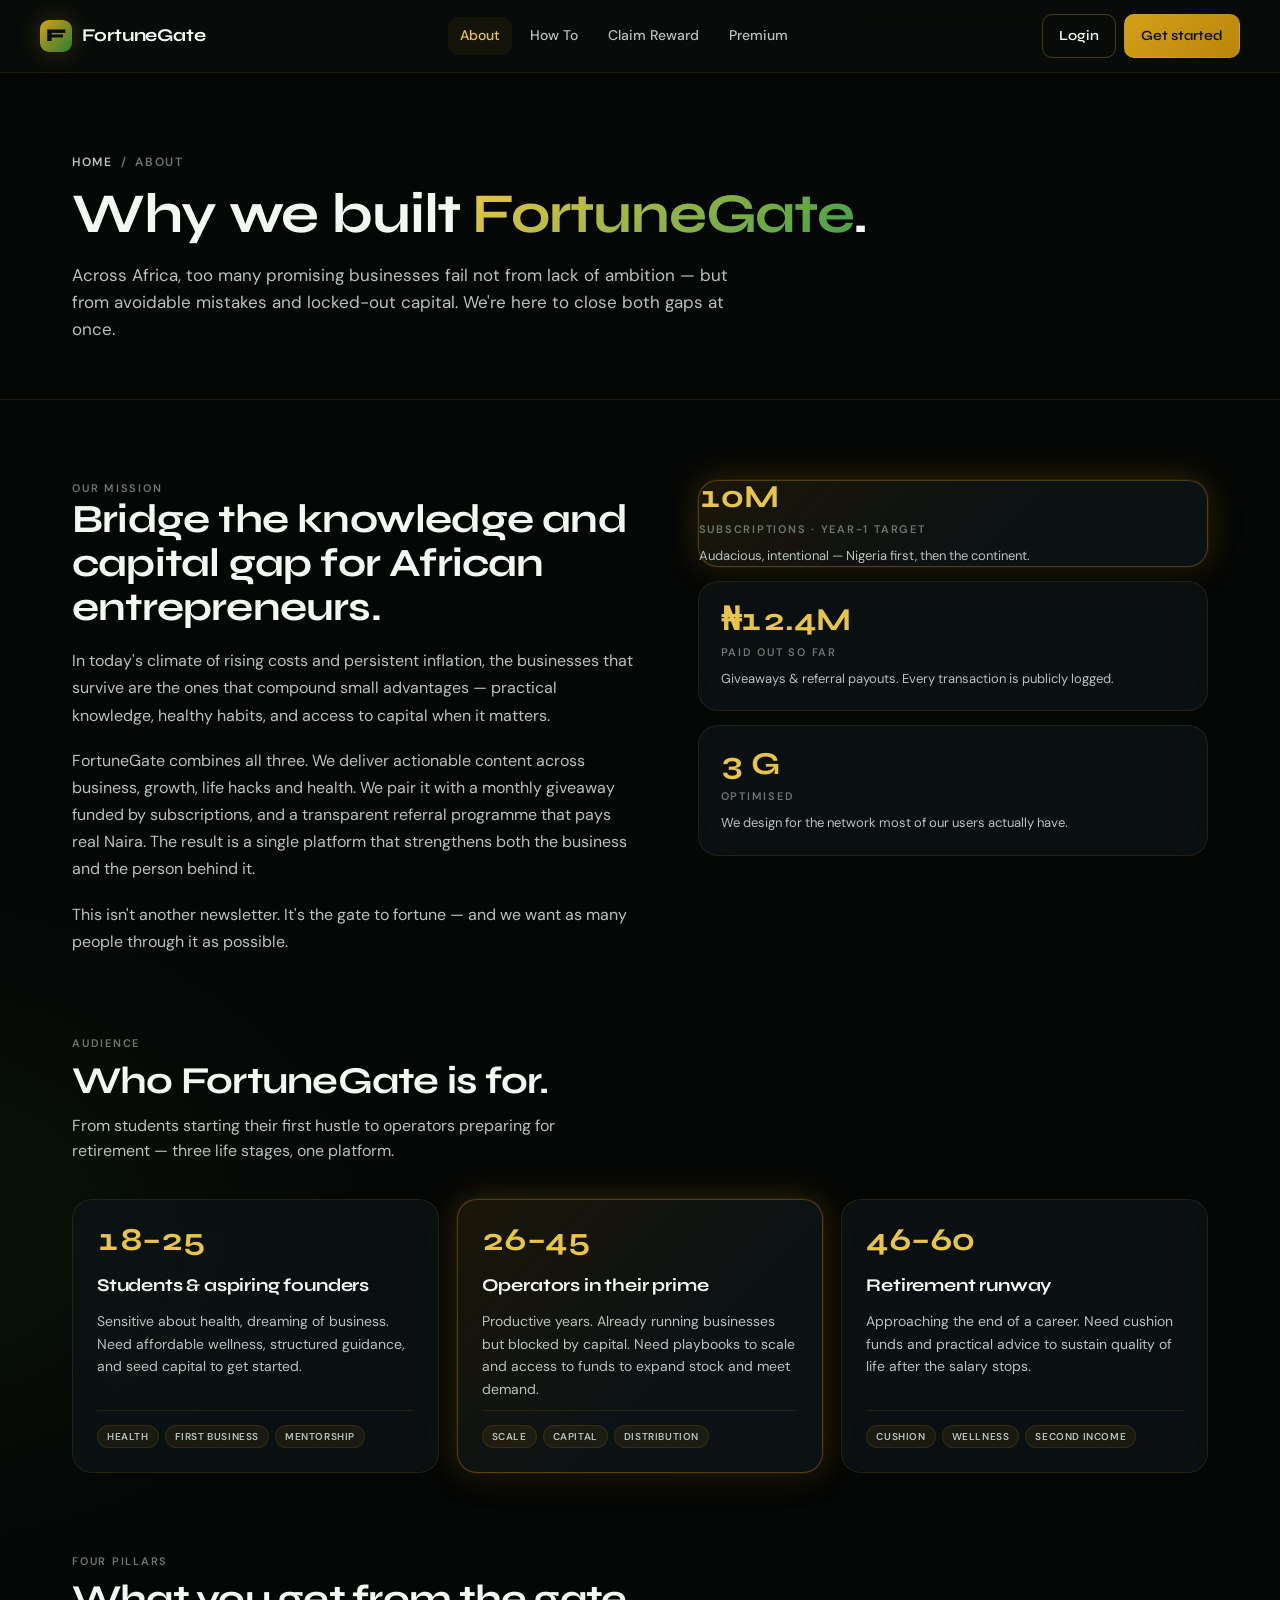
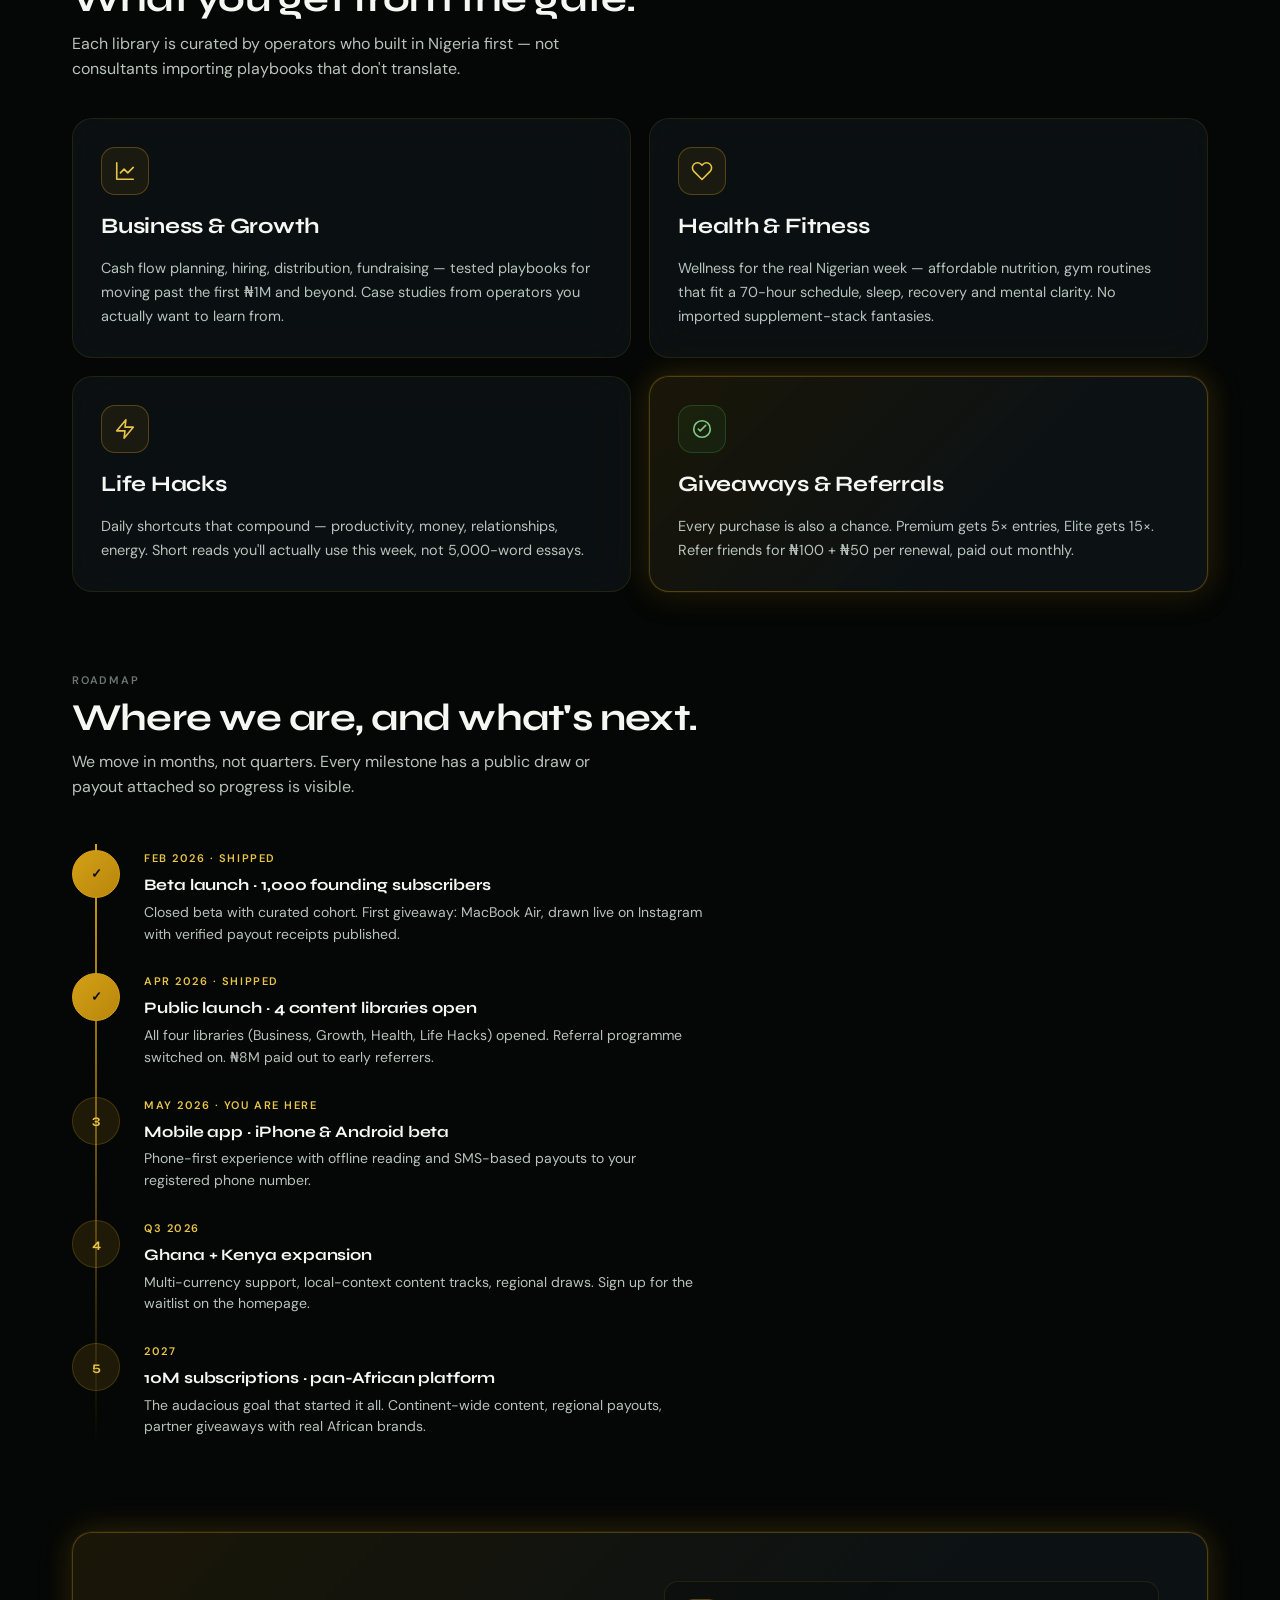
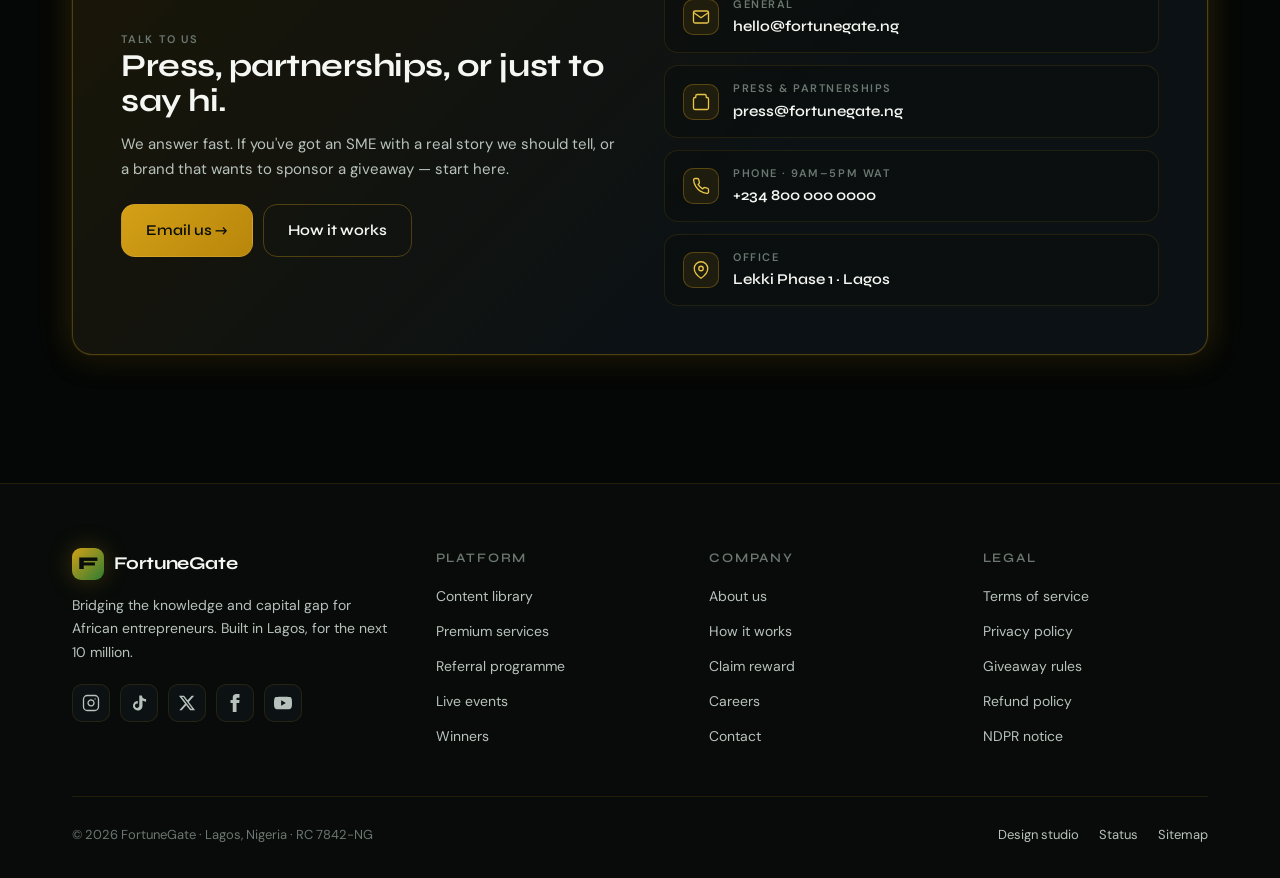
<file: about.html>
<!doctype html>
<html lang="en">
<head>
<meta charset="utf-8" />
<meta name="viewport" content="width=device-width, initial-scale=1" />
<title>About — FortuneGate</title>
<meta name="description" content="Why we built FortuneGate — bridging the knowledge and capital gap facing African entrepreneurs." />

<link rel="preconnect" href="https://fonts.googleapis.com" />
<link rel="preconnect" href="https://fonts.gstatic.com" crossorigin />
<link href="https://fonts.googleapis.com/css2?family=DM+Sans:wght@400;500;600;700&family=Syne:wght@500;600;700;800&display=swap" rel="stylesheet" />
<link rel="stylesheet" href="fg-public.css" />

<style>
  /* page-specific */
  .mission{display:grid;grid-template-columns:1.1fr 1fr;gap:64px;align-items:start}
  @media (max-width:880px){.mission{grid-template-columns:1fr;gap:36px}}
  .mission h2{font-family:var(--font-display);font-weight:700;font-size:clamp(28px,4vw,40px);line-height:1.1;letter-spacing:-.02em;margin:0 0 18px}
  .mission p{color:var(--fg-text-mid);font-size:16px;line-height:1.7;margin:0 0 18px}
  .mission p:last-child{margin-bottom:0}
  .stat-stack{display:flex;flex-direction:column;gap:14px}
  .stat-stack .glass{padding:22px}
  .stat-stack .v{font-family:var(--font-display);font-weight:700;font-size:32px;color:var(--fg-gold-300);font-variant-numeric:tabular-nums;letter-spacing:-.015em;line-height:1}
  .stat-stack .k{font-size:11px;letter-spacing:.16em;text-transform:uppercase;color:var(--fg-text-lo);font-weight:600;margin-top:8px}
  .stat-stack .sub{color:var(--fg-text-mid);font-size:13px;margin-top:8px;line-height:1.5}

  .audiences{display:grid;grid-template-columns:repeat(3,1fr);gap:18px}
  @media (max-width:880px){.audiences{grid-template-columns:1fr}}
  .aud{padding:24px;display:flex;flex-direction:column;gap:10px}
  .aud .age{font-family:var(--font-display);font-weight:700;font-size:32px;color:var(--fg-gold-300);letter-spacing:-.015em;font-variant-numeric:tabular-nums;line-height:1;margin-bottom:6px}
  .aud h3{font-family:var(--font-display);font-weight:700;font-size:18px;margin:0;letter-spacing:-.01em}
  .aud p{color:var(--fg-text-mid);font-size:14px;line-height:1.6;margin:0;flex:1}
  .aud .tags{display:flex;gap:6px;flex-wrap:wrap;padding-top:14px;border-top:1px solid var(--fg-border)}
  .aud .tag{font-size:10px;font-weight:600;padding:3px 9px;border-radius:999px;background:rgba(212,160,23,.08);border:1px solid var(--fg-border);color:var(--fg-text-mid);letter-spacing:.06em;text-transform:uppercase}

  .pillars{display:grid;grid-template-columns:repeat(2,1fr);gap:18px}
  @media (max-width:720px){.pillars{grid-template-columns:1fr}}
  .pillar{padding:28px;display:flex;flex-direction:column;gap:14px}
  .pillar .ico{width:48px;height:48px;border-radius:14px;display:flex;align-items:center;justify-content:center;background:rgba(212,160,23,.08);border:1px solid var(--fg-border-hi);color:var(--fg-gold-300)}
  .pillar h3{font-family:var(--font-display);font-weight:700;font-size:22px;margin:0;letter-spacing:-.01em}
  .pillar p{color:var(--fg-text-mid);font-size:14.5px;line-height:1.65;margin:0}

  .timeline{display:flex;flex-direction:column;gap:0;position:relative;margin-top:36px}
  .timeline::before{content:'';position:absolute;left:23px;top:8px;bottom:8px;width:1.5px;background:linear-gradient(180deg,var(--fg-gold-500),transparent)}
  .ts{display:flex;gap:24px;padding:14px 0;position:relative}
  .ts .dot{width:48px;height:48px;border-radius:50%;background:rgba(212,160,23,.12);border:1.5px solid var(--fg-border-hi);display:flex;align-items:center;justify-content:center;font-family:var(--font-display);font-weight:700;color:var(--fg-gold-300);font-size:13px;flex:none;z-index:1;background-clip:padding-box}
  .ts.done .dot{background:linear-gradient(135deg,var(--fg-gold-500),var(--fg-gold-700));color:#0A0E0B;border-color:var(--fg-gold-500)}
  .ts .body h4{font-family:var(--font-display);font-weight:700;font-size:16px;margin:0 0 4px;letter-spacing:-.005em}
  .ts .body .when{font-size:11px;color:var(--fg-gold-300);letter-spacing:.14em;text-transform:uppercase;font-weight:600;margin-bottom:6px}
  .ts .body p{color:var(--fg-text-mid);font-size:14px;line-height:1.55;margin:0;max-width:560px}

  .contact{padding:48px;display:grid;grid-template-columns:1fr 1fr;gap:48px;align-items:center}
  @media (max-width:720px){.contact{grid-template-columns:1fr;padding:32px;gap:32px}}
  .contact h2{font-family:var(--font-display);font-weight:700;font-size:32px;line-height:1.1;margin:0 0 14px;letter-spacing:-.015em}
  .contact p{color:var(--fg-text-mid);font-size:15px;line-height:1.65;margin:0 0 22px}
  .ch-list{display:flex;flex-direction:column;gap:12px}
  .ch{display:flex;align-items:center;gap:14px;padding:14px 18px;background:rgba(10,14,11,.55);border:1px solid var(--fg-border);border-radius:var(--r-md);transition:.15s}
  .ch:hover{border-color:var(--fg-border-hi);transform:translateY(-1px)}
  .ch .ico{width:36px;height:36px;border-radius:10px;background:rgba(212,160,23,.10);border:1px solid var(--fg-border-hi);color:var(--fg-gold-300);display:flex;align-items:center;justify-content:center;flex:none}
  .ch .k{font-size:11px;letter-spacing:.14em;text-transform:uppercase;color:var(--fg-text-lo);font-weight:600}
  .ch .v{font-family:var(--font-display);font-weight:600;font-size:15px;margin-top:2px;color:var(--fg-text-hi)}
</style>

</head>
<body>

<header class="topbar">
  <div class="wrap inner">
    <a href="homepage.html" class="brand"><span class="l">F</span><span>FortuneGate</span></a>
    <nav class="nav" aria-label="Primary">
      <a href="about.html" class="on">About</a>
      <a href="how-to.html">How To</a>
      <a href="claim.html">Claim Reward</a>
      <a href="homepage.html#plans">Premium</a>
    </nav>
    <div class="auth">
      <a class="btn btn-ghost btn-sm" href="02-prototype.html">Login</a>
      <a class="btn btn-gold btn-sm" href="02-prototype.html">Get started</a>
      <button class="mobile-toggle" aria-label="Open menu" onclick="document.getElementById('mobMenu').classList.toggle('open')">
        <svg width="24" height="24" viewBox="0 0 24 24" fill="none" stroke="currentColor" stroke-width="2" stroke-linecap="round"><line x1="3" y1="6" x2="21" y2="6"/><line x1="3" y1="12" x2="21" y2="12"/><line x1="3" y1="18" x2="21" y2="18"/></svg>
      </button>
    </div>
  </div>
  <div class="mob-menu" id="mobMenu">
    <div class="wrap">
      <a href="about.html">About</a>
      <a href="how-to.html">How To</a>
      <a href="claim.html">Claim Reward</a>
      <a href="homepage.html#plans">Premium</a>
      <div class="auth-row">
        <a class="btn btn-ghost btn-sm" href="02-prototype.html">Login</a>
        <a class="btn btn-gold btn-sm" href="02-prototype.html">Get started</a>
      </div>
    </div>
  </div>
</header>

<!-- Page head -->
<section class="page-head">
  <div class="wrap">
    <div class="crumbs"><a href="homepage.html">Home</a><span class="sep">/</span>About</div>
    <h1>Why we built <em>FortuneGate</em>.</h1>
    <p class="lead">Across Africa, too many promising businesses fail not from lack of ambition — but from avoidable mistakes and locked-out capital. We're here to close both gaps at once.</p>
  </div>
</section>

<!-- Mission -->
<section>
  <div class="wrap">
    <div class="mission">
      <div>
        <div class="overline">Our mission</div>
        <h2>Bridge the knowledge and capital gap for African entrepreneurs.</h2>
        <p>In today's climate of rising costs and persistent inflation, the businesses that survive are the ones that compound small advantages — practical knowledge, healthy habits, and access to capital when it matters.</p>
        <p>FortuneGate combines all three. We deliver actionable content across business, growth, life hacks and health. We pair it with a monthly giveaway funded by subscriptions, and a transparent referral programme that pays real Naira. The result is a single platform that strengthens both the business and the person behind it.</p>
        <p>This isn't another newsletter. It's the gate to fortune — and we want as many people through it as possible.</p>
      </div>
      <div class="stat-stack">
        <div class="glass-gold">
          <div class="v">10M</div>
          <div class="k">subscriptions · year-1 target</div>
          <div class="sub">Audacious, intentional — Nigeria first, then the continent.</div>
        </div>
        <div class="glass">
          <div class="v">₦12.4M</div>
          <div class="k">paid out so far</div>
          <div class="sub">Giveaways &amp; referral payouts. Every transaction is publicly logged.</div>
        </div>
        <div class="glass">
          <div class="v">3 G</div>
          <div class="k">optimised</div>
          <div class="sub">We design for the network most of our users actually have.</div>
        </div>
      </div>
    </div>
  </div>
</section>

<!-- Who it's for -->
<section style="padding-top:0">
  <div class="wrap">
    <div class="sec-head">
      <div class="l">
        <div class="overline">Audience</div>
        <h2>Who FortuneGate is for.</h2>
        <p>From students starting their first hustle to operators preparing for retirement — three life stages, one platform.</p>
      </div>
    </div>

    <div class="audiences">
      <div class="aud glass">
        <div class="age">18–25</div>
        <h3>Students &amp; aspiring founders</h3>
        <p>Sensitive about health, dreaming of business. Need affordable wellness, structured guidance, and seed capital to get started.</p>
        <div class="tags"><span class="tag">Health</span><span class="tag">First business</span><span class="tag">Mentorship</span></div>
      </div>
      <div class="aud glass-gold">
        <div class="age">26–45</div>
        <h3>Operators in their prime</h3>
        <p>Productive years. Already running businesses but blocked by capital. Need playbooks to scale and access to funds to expand stock and meet demand.</p>
        <div class="tags"><span class="tag">Scale</span><span class="tag">Capital</span><span class="tag">Distribution</span></div>
      </div>
      <div class="aud glass">
        <div class="age">46–60</div>
        <h3>Retirement runway</h3>
        <p>Approaching the end of a career. Need cushion funds and practical advice to sustain quality of life after the salary stops.</p>
        <div class="tags"><span class="tag">Cushion</span><span class="tag">Wellness</span><span class="tag">Second income</span></div>
      </div>
    </div>
  </div>
</section>

<!-- What we offer -->
<section style="padding-top:0">
  <div class="wrap">
    <div class="sec-head">
      <div class="l">
        <div class="overline">Four pillars</div>
        <h2>What you get from the gate.</h2>
        <p>Each library is curated by operators who built in Nigeria first — not consultants importing playbooks that don't translate.</p>
      </div>
    </div>

    <div class="pillars">
      <div class="pillar glass">
        <div class="ico"><svg width="22" height="22" viewBox="0 0 24 24" fill="none" stroke="currentColor" stroke-width="1.75" stroke-linecap="round" stroke-linejoin="round"><path d="M3 3v18h18"/><path d="M7 14l4-4 4 4 6-6"/></svg></div>
        <h3>Business &amp; Growth</h3>
        <p>Cash flow planning, hiring, distribution, fundraising — tested playbooks for moving past the first ₦1M and beyond. Case studies from operators you actually want to learn from.</p>
      </div>
      <div class="pillar glass">
        <div class="ico"><svg width="22" height="22" viewBox="0 0 24 24" fill="none" stroke="currentColor" stroke-width="1.75" stroke-linecap="round" stroke-linejoin="round"><path d="M20.84 4.61a5.5 5.5 0 0 0-7.78 0L12 5.67l-1.06-1.06a5.5 5.5 0 1 0-7.78 7.78L12 21.23l8.84-8.84a5.5 5.5 0 0 0 0-7.78z"/></svg></div>
        <h3>Health &amp; Fitness</h3>
        <p>Wellness for the real Nigerian week — affordable nutrition, gym routines that fit a 70-hour schedule, sleep, recovery and mental clarity. No imported supplement-stack fantasies.</p>
      </div>
      <div class="pillar glass">
        <div class="ico"><svg width="22" height="22" viewBox="0 0 24 24" fill="none" stroke="currentColor" stroke-width="1.75" stroke-linecap="round" stroke-linejoin="round"><path d="M13 2L3 14h9l-1 8 10-12h-9l1-8z"/></svg></div>
        <h3>Life Hacks</h3>
        <p>Daily shortcuts that compound — productivity, money, relationships, energy. Short reads you'll actually use this week, not 5,000-word essays.</p>
      </div>
      <div class="pillar glass-gold">
        <div class="ico" style="background:rgba(46,125,50,.12);border-color:rgba(67,160,71,.3);color:var(--fg-green-300)"><svg width="22" height="22" viewBox="0 0 24 24" fill="none" stroke="currentColor" stroke-width="1.75" stroke-linecap="round" stroke-linejoin="round"><circle cx="12" cy="12" r="9"/><path d="M8 12l2 2 6-6"/></svg></div>
        <h3>Giveaways &amp; Referrals</h3>
        <p>Every purchase is also a chance. Premium gets 5× entries, Elite gets 15×. Refer friends for ₦100 + ₦50 per renewal, paid out monthly.</p>
      </div>
    </div>
  </div>
</section>

<!-- Roadmap -->
<section style="padding-top:0">
  <div class="wrap">
    <div class="sec-head">
      <div class="l">
        <div class="overline">Roadmap</div>
        <h2>Where we are, and what's next.</h2>
        <p>We move in months, not quarters. Every milestone has a public draw or payout attached so progress is visible.</p>
      </div>
    </div>

    <div class="timeline">
      <div class="ts done">
        <div class="dot">✓</div>
        <div class="body">
          <div class="when">Feb 2026 · Shipped</div>
          <h4>Beta launch · 1,000 founding subscribers</h4>
          <p>Closed beta with curated cohort. First giveaway: MacBook Air, drawn live on Instagram with verified payout receipts published.</p>
        </div>
      </div>
      <div class="ts done">
        <div class="dot">✓</div>
        <div class="body">
          <div class="when">Apr 2026 · Shipped</div>
          <h4>Public launch · 4 content libraries open</h4>
          <p>All four libraries (Business, Growth, Health, Life Hacks) opened. Referral programme switched on. ₦8M paid out to early referrers.</p>
        </div>
      </div>
      <div class="ts">
        <div class="dot">3</div>
        <div class="body">
          <div class="when">May 2026 · You are here</div>
          <h4>Mobile app · iPhone &amp; Android beta</h4>
          <p>Phone-first experience with offline reading and SMS-based payouts to your registered phone number.</p>
        </div>
      </div>
      <div class="ts">
        <div class="dot">4</div>
        <div class="body">
          <div class="when">Q3 2026</div>
          <h4>Ghana + Kenya expansion</h4>
          <p>Multi-currency support, local-context content tracks, regional draws. Sign up for the waitlist on the homepage.</p>
        </div>
      </div>
      <div class="ts">
        <div class="dot">5</div>
        <div class="body">
          <div class="when">2027</div>
          <h4>10M subscriptions · pan-African platform</h4>
          <p>The audacious goal that started it all. Continent-wide content, regional payouts, partner giveaways with real African brands.</p>
        </div>
      </div>
    </div>
  </div>
</section>

<!-- Contact -->
<section style="padding-top:0">
  <div class="wrap">
    <div class="glass-gold contact">
      <div>
        <div class="overline">Talk to us</div>
        <h2>Press, partnerships, or just to say hi.</h2>
        <p>We answer fast. If you've got an SME with a real story we should tell, or a brand that wants to sponsor a giveaway — start here.</p>
        <div class="row" style="gap:10px">
          <a class="btn btn-gold" href="mailto:hello@fortunegate.ng">Email us →</a>
          <a class="btn btn-ghost" href="how-to.html">How it works</a>
        </div>
      </div>
      <div class="ch-list">
        <a class="ch" href="mailto:hello@fortunegate.ng">
          <span class="ico"><svg width="18" height="18" viewBox="0 0 24 24" fill="none" stroke="currentColor" stroke-width="1.75" stroke-linecap="round" stroke-linejoin="round"><path d="M4 4h16a2 2 0 0 1 2 2v12a2 2 0 0 1-2 2H4a2 2 0 0 1-2-2V6a2 2 0 0 1 2-2z"/><polyline points="22,6 12,13 2,6"/></svg></span>
          <div><div class="k">General</div><div class="v">hello@fortunegate.ng</div></div>
        </a>
        <a class="ch" href="mailto:press@fortunegate.ng">
          <span class="ico"><svg width="18" height="18" viewBox="0 0 24 24" fill="none" stroke="currentColor" stroke-width="1.75" stroke-linecap="round" stroke-linejoin="round"><path d="M4 22h16a2 2 0 0 0 2-2V8a2 2 0 0 0-2-2h-1V4a2 2 0 0 0-2-2H7a2 2 0 0 0-2 2v2H4a2 2 0 0 0-2 2v12a2 2 0 0 0 2 2z"/></svg></span>
          <div><div class="k">Press &amp; partnerships</div><div class="v">press@fortunegate.ng</div></div>
        </a>
        <a class="ch" href="tel:+2348000000000">
          <span class="ico"><svg width="18" height="18" viewBox="0 0 24 24" fill="none" stroke="currentColor" stroke-width="1.75" stroke-linecap="round" stroke-linejoin="round"><path d="M22 16.92v3a2 2 0 0 1-2.18 2 19.79 19.79 0 0 1-8.63-3.07 19.5 19.5 0 0 1-6-6 19.79 19.79 0 0 1-3.07-8.67A2 2 0 0 1 4.11 2h3a2 2 0 0 1 2 1.72 12.84 12.84 0 0 0 .7 2.81 2 2 0 0 1-.45 2.11L8.09 9.91a16 16 0 0 0 6 6l1.27-1.27a2 2 0 0 1 2.11-.45 12.84 12.84 0 0 0 2.81.7A2 2 0 0 1 22 16.92z"/></svg></span>
          <div><div class="k">Phone · 9am–5pm WAT</div><div class="v">+234 800 000 0000</div></div>
        </a>
        <div class="ch">
          <span class="ico"><svg width="18" height="18" viewBox="0 0 24 24" fill="none" stroke="currentColor" stroke-width="1.75" stroke-linecap="round" stroke-linejoin="round"><path d="M21 10c0 7-9 13-9 13s-9-6-9-13a9 9 0 0 1 18 0z"/><circle cx="12" cy="10" r="3"/></svg></span>
          <div><div class="k">Office</div><div class="v">Lekki Phase 1 · Lagos</div></div>
        </div>
      </div>
    </div>
  </div>
</section>

<!-- Footer -->
<footer>
  <div class="wrap">
    <div class="ft-grid">
      <div class="ft-col ft-about">
        <div class="brand"><span class="l">F</span><span>FortuneGate</span></div>
        <p>Bridging the knowledge and capital gap for African entrepreneurs. Built in Lagos, for the next 10 million.</p>
        <div class="socials">
          <a href="#" aria-label="Instagram"><svg width="18" height="18" viewBox="0 0 24 24" fill="none" stroke="currentColor" stroke-width="1.75" stroke-linecap="round" stroke-linejoin="round"><rect x="2" y="2" width="20" height="20" rx="5"/><path d="M16 11.37A4 4 0 1 1 12.63 8 4 4 0 0 1 16 11.37z"/><line x1="17.5" y1="6.5" x2="17.51" y2="6.5"/></svg></a>
          <a href="#" aria-label="TikTok"><svg width="18" height="18" viewBox="0 0 24 24" fill="currentColor"><path d="M19.59 6.69a4.83 4.83 0 0 1-3.77-4.25V2h-3.45v13.67a2.89 2.89 0 0 1-5.2 1.74 2.89 2.89 0 0 1 2.31-4.64 2.93 2.93 0 0 1 .88.13V9.4a6.84 6.84 0 0 0-1-.05A6.33 6.33 0 0 0 5.8 20.1a6.34 6.34 0 0 0 10.86-4.43V8.66a8.16 8.16 0 0 0 4.77 1.52v-3.4a4.85 4.85 0 0 1-1.84-.09z"/></svg></a>
          <a href="#" aria-label="X / Twitter"><svg width="18" height="18" viewBox="0 0 24 24" fill="currentColor"><path d="M18.244 2.25h3.308l-7.227 8.26 8.502 11.24H16.17l-5.214-6.817L4.99 21.75H1.68l7.73-8.835L1.254 2.25H8.08l4.713 6.231zm-1.161 17.52h1.833L7.084 4.126H5.117z"/></svg></a>
          <a href="#" aria-label="Facebook"><svg width="18" height="18" viewBox="0 0 24 24" fill="currentColor"><path d="M9 8h-3v4h3v12h5v-12h3.642l.358-4h-4v-1.667c0-.955.192-1.333 1.115-1.333h2.885v-5h-3.808c-3.596 0-5.192 1.583-5.192 4.615v3.385z"/></svg></a>
          <a href="#" aria-label="YouTube"><svg width="18" height="18" viewBox="0 0 24 24" fill="currentColor"><path d="M23.498 6.186a3.016 3.016 0 0 0-2.122-2.136C19.505 3.545 12 3.545 12 3.545s-7.505 0-9.377.505A3.017 3.017 0 0 0 .502 6.186C0 8.07 0 12 0 12s0 3.93.502 5.814a3.016 3.016 0 0 0 2.122 2.136c1.871.505 9.376.505 9.376.505s7.505 0 9.377-.505a3.015 3.015 0 0 0 2.122-2.136C24 15.93 24 12 24 12s0-3.93-.502-5.814zM9.546 15.568V8.432L15.818 12l-6.272 3.568z"/></svg></a>
        </div>
      </div>
      <div class="ft-col"><h4>Platform</h4><ul><li><a href="homepage.html#content">Content library</a></li><li><a href="homepage.html#plans">Premium services</a></li><li><a href="homepage.html#earn">Referral programme</a></li><li><a href="homepage.html#live">Live events</a></li><li><a href="homepage.html#winners">Winners</a></li></ul></div>
      <div class="ft-col"><h4>Company</h4><ul><li><a href="about.html">About us</a></li><li><a href="how-to.html">How it works</a></li><li><a href="claim.html">Claim reward</a></li><li><a href="#">Careers</a></li><li><a href="#">Contact</a></li></ul></div>
      <div class="ft-col"><h4>Legal</h4><ul><li><a href="#">Terms of service</a></li><li><a href="#">Privacy policy</a></li><li><a href="#">Giveaway rules</a></li><li><a href="#">Refund policy</a></li><li><a href="#">NDPR notice</a></li></ul></div>
    </div>
    <div class="ft-bot">
      <span>© 2026 FortuneGate · Lagos, Nigeria · RC 7842-NG</span>
      <span><a href="index.html">Design studio</a><a href="#">Status</a><a href="#">Sitemap</a></span>
    </div>
  </div>
</footer>

<script>document.querySelectorAll('.mob-menu a').forEach(a=>a.addEventListener('click',()=>document.getElementById('mobMenu').classList.remove('open')));</script>

</body>
</html>
</file>
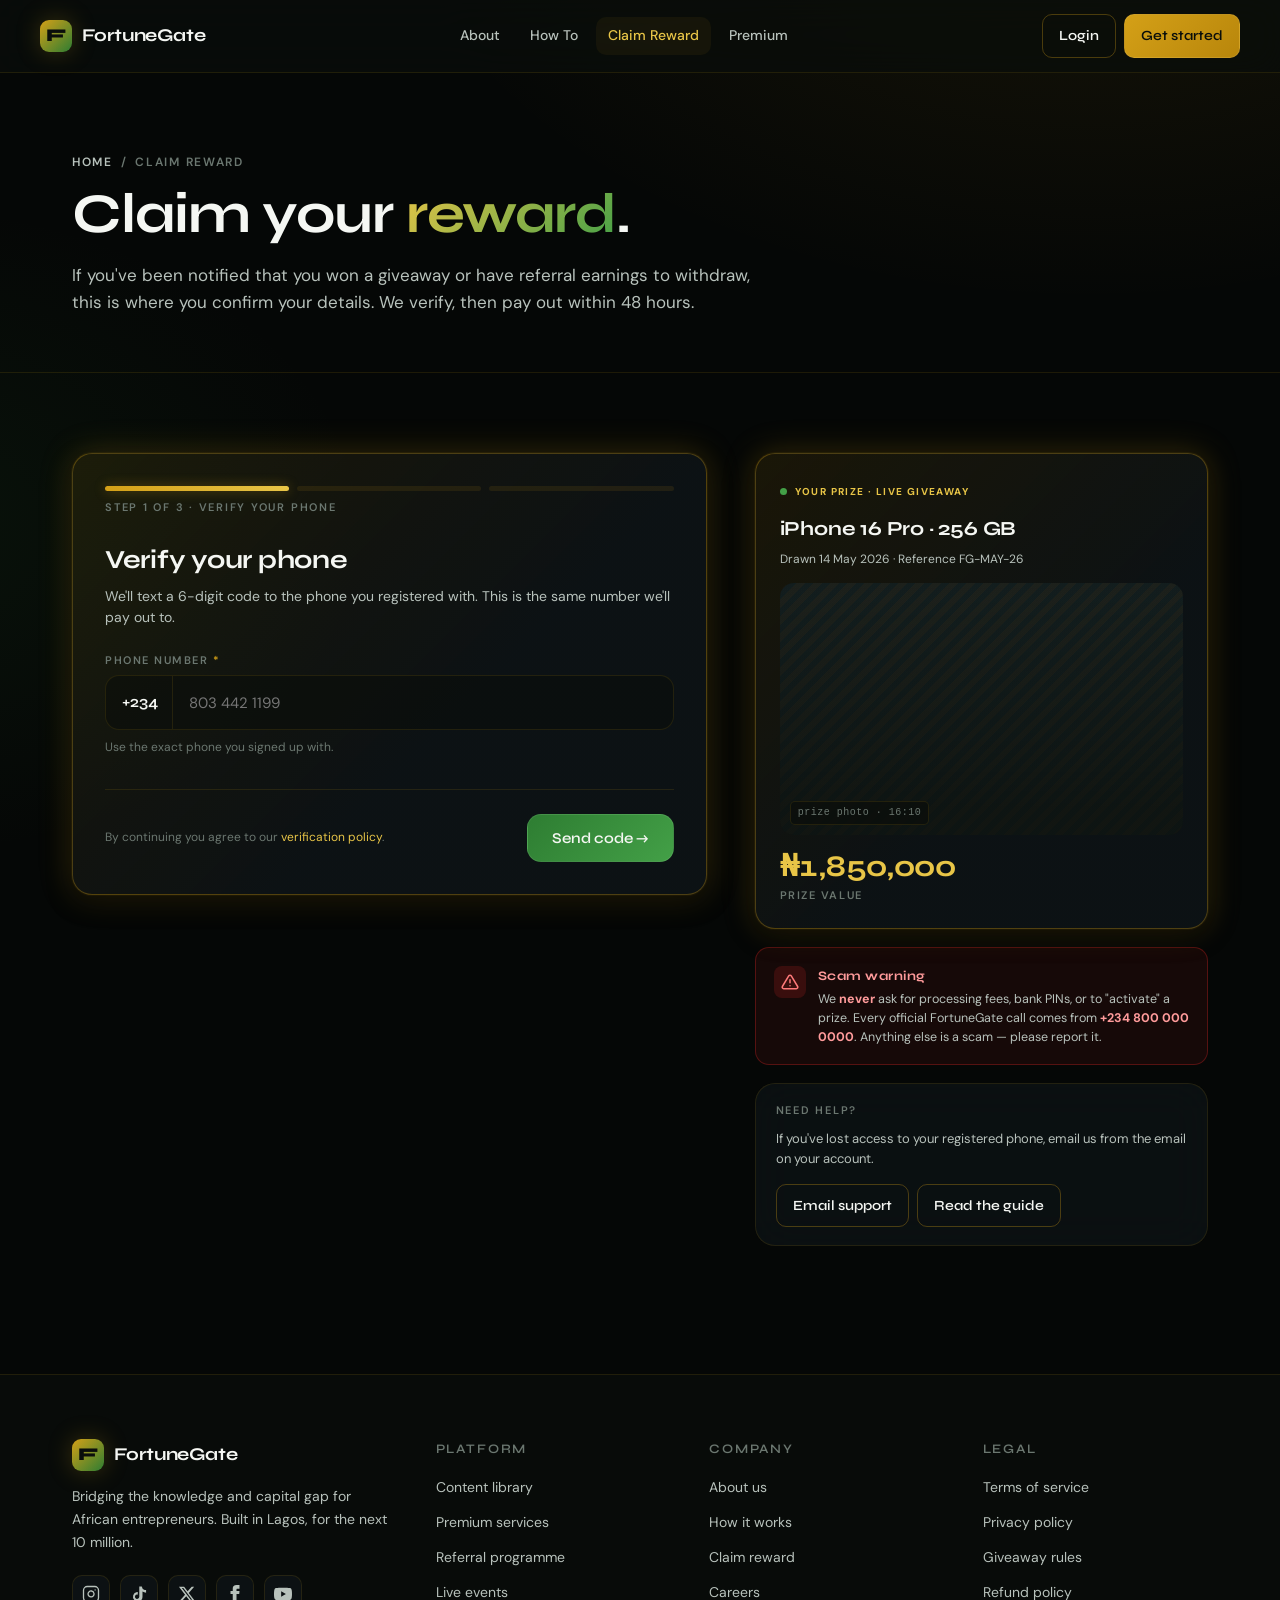
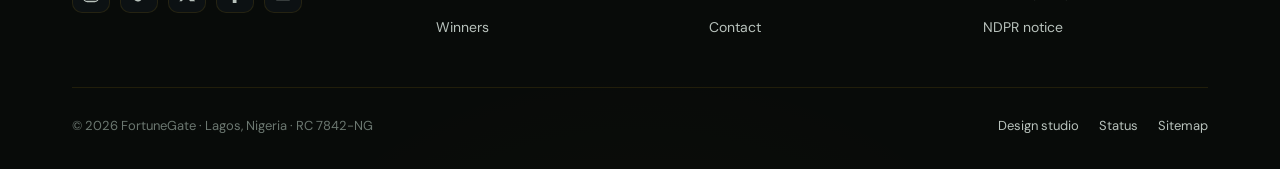
<file: claim.html>
<!doctype html>
<html lang="en">
<head>
<meta charset="utf-8" />
<meta name="viewport" content="width=device-width, initial-scale=1" />
<title>Claim your reward — FortuneGate</title>
<meta name="description" content="Verify your details and claim your FortuneGate giveaway or referral payout." />

<link rel="preconnect" href="https://fonts.googleapis.com" />
<link rel="preconnect" href="https://fonts.gstatic.com" crossorigin />
<link href="https://fonts.googleapis.com/css2?family=DM+Sans:wght@400;500;600;700&family=Syne:wght@500;600;700;800&display=swap" rel="stylesheet" />
<link rel="stylesheet" href="fg-public.css" />

<style>
  /* claim layout */
  .claim-grid{display:grid;grid-template-columns:1.4fr 1fr;gap:48px;align-items:start}
  @media (max-width:960px){.claim-grid{grid-template-columns:1fr;gap:32px}}

  /* form card */
  .form-card{padding:32px;display:flex;flex-direction:column;gap:24px}
  @media (max-width:520px){.form-card{padding:24px}}

  .progress{display:flex;gap:8px;margin-bottom:8px}
  .pstep{flex:1;height:5px;border-radius:3px;background:rgba(212,160,23,.10)}
  .pstep.on{background:linear-gradient(90deg,var(--fg-gold-500),var(--fg-gold-300));box-shadow:0 0 12px rgba(212,160,23,.4)}

  .form-h h2{font-family:var(--font-display);font-weight:700;font-size:26px;margin:0 0 6px;letter-spacing:-.01em}
  .form-h .sub{font-size:14px;color:var(--fg-text-mid);line-height:1.5}

  .field{display:flex;flex-direction:column;gap:6px}
  .field label{font-family:var(--font-body);font-weight:600;font-size:11px;letter-spacing:.14em;text-transform:uppercase;color:var(--fg-text-lo)}
  .field .req{color:var(--fg-gold-500)}
  .input,.select{
    width:100%;background:rgba(10,14,11,.6);border:1px solid var(--fg-border);border-radius:var(--r-md);
    padding:14px 16px;color:var(--fg-text-hi);font-family:var(--font-body);font-size:15px;outline:none;
    transition:border-color .15s ease,box-shadow .15s ease;
  }
  .input:focus,.select:focus{border-color:var(--fg-gold-500);box-shadow:0 0 0 3px rgba(212,160,23,.15)}
  .input::placeholder{color:var(--fg-text-lo)}
  .field .hint{font-size:12px;color:var(--fg-text-lo);margin-top:2px}
  .field .err{font-size:12px;color:var(--fg-danger);font-weight:500;margin-top:2px;display:none}
  .field.invalid .input{border-color:var(--fg-danger)}
  .field.invalid .err{display:block}
  .row-2{display:grid;grid-template-columns:1fr 1fr;gap:14px}
  @media (max-width:520px){.row-2{grid-template-columns:1fr}}

  .phone-input{display:flex;background:rgba(10,14,11,.6);border:1px solid var(--fg-border);border-radius:var(--r-md);overflow:hidden;transition:.15s}
  .phone-input:focus-within{border-color:var(--fg-gold-500);box-shadow:0 0 0 3px rgba(212,160,23,.15)}
  .phone-input .cc{padding:14px 14px 14px 16px;font-family:var(--font-display);font-weight:600;color:var(--fg-text-hi);border-right:1px solid var(--fg-border)}
  .phone-input input{flex:1;background:transparent;border:none;padding:14px 16px;color:var(--fg-text-hi);font-family:var(--font-body);font-size:15px;outline:none}

  /* OTP boxes */
  .otp{display:flex;gap:8px;justify-content:space-between}
  .otp input{flex:1;aspect-ratio:1;text-align:center;font-family:var(--font-display);font-weight:700;font-size:22px;background:rgba(10,14,11,.6);border:1px solid var(--fg-border);color:var(--fg-text-hi);border-radius:var(--r-md);transition:.15s}
  .otp input:focus{outline:none;border-color:var(--fg-gold-500);box-shadow:0 0 0 3px rgba(212,160,23,.15)}

  /* payout method radios */
  .methods{display:flex;flex-direction:column;gap:10px}
  .method{display:flex;align-items:center;gap:14px;padding:16px 18px;background:rgba(10,14,11,.45);border:1px solid var(--fg-border);border-radius:var(--r-md);cursor:pointer;transition:.15s}
  .method:hover{border-color:var(--fg-border-hi)}
  .method.on{border-color:var(--fg-gold-500);background:rgba(212,160,23,.08);box-shadow:0 0 24px rgba(212,160,23,.15)}
  .method .icn{width:40px;height:40px;border-radius:10px;background:rgba(212,160,23,.10);border:1px solid var(--fg-border-hi);color:var(--fg-gold-300);display:flex;align-items:center;justify-content:center;flex:none}
  .method .body{flex:1}
  .method .name{font-family:var(--font-display);font-weight:600;font-size:15px}
  .method .desc{font-size:12.5px;color:var(--fg-text-mid);margin-top:2px}
  .method .dot{width:20px;height:20px;border-radius:50%;border:1.5px solid var(--fg-text-lo);transition:.15s;flex:none}
  .method.on .dot{border-color:var(--fg-gold-500);background:radial-gradient(circle at center,var(--fg-gold-500) 0 5px,transparent 5px)}

  .agree{display:flex;align-items:flex-start;gap:12px;padding:14px 18px;background:rgba(212,160,23,.06);border:1px solid var(--fg-border);border-radius:var(--r-md)}
  .agree input{margin-top:2px;width:18px;height:18px;flex:none;accent-color:var(--fg-gold-500)}
  .agree label{font-size:13px;color:var(--fg-text-mid);line-height:1.55;cursor:pointer}
  .agree a{color:var(--fg-gold-300);text-decoration:underline;text-underline-offset:2px}

  .action-row{display:flex;justify-content:space-between;align-items:center;gap:14px;padding-top:8px;border-top:1px solid var(--fg-border);margin-top:8px;padding-top:24px}
  .action-row .helper{font-size:12px;color:var(--fg-text-lo)}
  .action-row .helper b{color:var(--fg-text-mid)}

  /* sidebar */
  .side{display:flex;flex-direction:column;gap:18px;position:sticky;top:90px}
  @media (max-width:960px){.side{position:relative;top:0}}
  .prize-card{padding:24px;position:relative;overflow:hidden}
  .prize-card .live{display:inline-flex;align-items:center;gap:8px;font-size:10px;font-weight:700;color:var(--fg-gold-300);letter-spacing:.14em;text-transform:uppercase;margin-bottom:14px}
  .prize-card .live::before{content:'';width:7px;height:7px;border-radius:50%;background:#43A047;box-shadow:0 0 0 0 rgba(67,160,71,.6);animation:pulse 1.6s ease-out infinite}
  @keyframes pulse{0%{box-shadow:0 0 0 0 rgba(67,160,71,.6)}70%{box-shadow:0 0 0 8px rgba(67,160,71,0)}100%{box-shadow:0 0 0 0 rgba(67,160,71,0)}}
  .prize-card h3{font-family:var(--font-display);font-weight:700;font-size:20px;margin:0 0 6px;letter-spacing:-.01em}
  .prize-card .when{font-size:12px;color:var(--fg-text-mid);margin-bottom:14px}
  .prize-card .img{aspect-ratio:16/10;margin-bottom:16px}
  .prize-card .v{font-family:var(--font-display);font-weight:700;font-size:30px;color:var(--fg-gold-300);letter-spacing:-.015em;line-height:1;font-variant-numeric:tabular-nums}
  .prize-card .vk{font-size:11px;color:var(--fg-text-lo);letter-spacing:.14em;text-transform:uppercase;font-weight:600;margin-top:6px}

  .warn{padding:18px;display:flex;gap:12px;align-items:flex-start;background:rgba(220,38,38,.08);border:1px solid rgba(220,38,38,.32);border-radius:var(--r-md)}
  .warn .icn{width:32px;height:32px;border-radius:8px;background:rgba(220,38,38,.18);color:#ff7a7a;display:flex;align-items:center;justify-content:center;flex:none}
  .warn .body h4{font-family:var(--font-display);font-weight:700;font-size:13px;margin:0 0 4px;color:#ff9b9b;letter-spacing:.04em}
  .warn .body p{margin:0;font-size:12.5px;color:var(--fg-text-mid);line-height:1.5}
  .warn .body b{color:#ff9b9b}

  .stage{display:none}
  .stage.on{display:flex;flex-direction:column;gap:24px;animation:fade .25s ease-out}
  @keyframes fade{from{opacity:0;transform:translateY(8px)}to{opacity:1;transform:none}}

  .done-card{padding:48px;text-align:center}
  .done-card .check{width:80px;height:80px;border-radius:50%;background:linear-gradient(135deg,var(--fg-green-700),var(--fg-green-500));margin:0 auto 24px;display:flex;align-items:center;justify-content:center;color:#0A0E0B;box-shadow:0 0 48px rgba(67,160,71,.4)}
  .done-card h2{font-family:var(--font-display);font-weight:700;font-size:32px;margin:0 0 12px;letter-spacing:-.015em}
  .done-card p{color:var(--fg-text-mid);font-size:15px;line-height:1.6;max-width:480px;margin:0 auto 24px}
  .done-card .ref{display:inline-flex;align-items:center;gap:8px;padding:10px 18px;border-radius:var(--r-pill);background:rgba(212,160,23,.08);border:1px solid var(--fg-border-hi);font-family:'JetBrains Mono','SF Mono',ui-monospace,monospace;font-size:13px;color:var(--fg-gold-300);margin-bottom:24px}
</style>

</head>
<body>

<header class="topbar">
  <div class="wrap inner">
    <a href="homepage.html" class="brand"><span class="l">F</span><span>FortuneGate</span></a>
    <nav class="nav" aria-label="Primary">
      <a href="about.html">About</a>
      <a href="how-to.html">How To</a>
      <a href="claim.html" class="on">Claim Reward</a>
      <a href="homepage.html#plans">Premium</a>
    </nav>
    <div class="auth">
      <a class="btn btn-ghost btn-sm" href="02-prototype.html">Login</a>
      <a class="btn btn-gold btn-sm" href="02-prototype.html">Get started</a>
      <button class="mobile-toggle" aria-label="Open menu" onclick="document.getElementById('mobMenu').classList.toggle('open')"><svg width="24" height="24" viewBox="0 0 24 24" fill="none" stroke="currentColor" stroke-width="2" stroke-linecap="round"><line x1="3" y1="6" x2="21" y2="6"/><line x1="3" y1="12" x2="21" y2="12"/><line x1="3" y1="18" x2="21" y2="18"/></svg></button>
    </div>
  </div>
  <div class="mob-menu" id="mobMenu">
    <div class="wrap">
      <a href="about.html">About</a>
      <a href="how-to.html">How To</a>
      <a href="claim.html">Claim Reward</a>
      <a href="homepage.html#plans">Premium</a>
      <div class="auth-row"><a class="btn btn-ghost btn-sm" href="02-prototype.html">Login</a><a class="btn btn-gold btn-sm" href="02-prototype.html">Get started</a></div>
    </div>
  </div>
</header>

<section class="page-head">
  <div class="wrap">
    <div class="crumbs"><a href="homepage.html">Home</a><span class="sep">/</span>Claim Reward</div>
    <h1>Claim your <em>reward</em>.</h1>
    <p class="lead">If you've been notified that you won a giveaway or have referral earnings to withdraw, this is where you confirm your details. We verify, then pay out within 48 hours.</p>
  </div>
</section>

<section>
  <div class="wrap">
    <div class="claim-grid">

      <!-- Form -->
      <div>
        <div class="form-card glass-gold" id="formCard">

          <!-- Progress -->
          <div>
            <div class="progress">
              <div class="pstep on" id="p1"></div>
              <div class="pstep" id="p2"></div>
              <div class="pstep" id="p3"></div>
            </div>
            <div class="overline" id="stepLabel">Step 1 of 3 · Verify your phone</div>
          </div>

          <!-- Stage 1: phone + OTP -->
          <div class="stage on" id="stage1">
            <div class="form-h">
              <h2>Verify your phone</h2>
              <div class="sub">We'll text a 6-digit code to the phone you registered with. This is the same number we'll pay out to.</div>
            </div>

            <div class="field">
              <label>Phone number <span class="req">*</span></label>
              <div class="phone-input">
                <span class="cc">+234</span>
                <input type="tel" placeholder="803 442 1199" id="phoneIn" />
              </div>
              <div class="hint">Use the exact phone you signed up with.</div>
            </div>

            <div class="field" id="otpField" style="display:none">
              <label>Verification code <span class="req">*</span></label>
              <div class="otp" id="otpInputs">
                <input maxlength="1" inputmode="numeric" />
                <input maxlength="1" inputmode="numeric" />
                <input maxlength="1" inputmode="numeric" />
                <input maxlength="1" inputmode="numeric" />
                <input maxlength="1" inputmode="numeric" />
                <input maxlength="1" inputmode="numeric" />
              </div>
              <div class="hint">Code expires in 10 minutes. <a href="#" style="color:var(--fg-gold-300)">Resend</a></div>
            </div>

            <div class="action-row">
              <div class="helper">By continuing you agree to our <a href="#" style="color:var(--fg-gold-300)">verification policy</a>.</div>
              <button class="btn btn-primary" id="next1">Send code →</button>
            </div>
          </div>

          <!-- Stage 2: reward type + payout method + details -->
          <div class="stage" id="stage2">
            <div class="form-h">
              <h2>Where should we send it?</h2>
              <div class="sub">For cash payouts the bank account name must match the name on your FortuneGate account.</div>
            </div>

            <div class="field">
              <label>What are you claiming? <span class="req">*</span></label>
              <select class="select" id="rewardType">
                <option value="giveaway">Giveaway prize (cash or physical)</option>
                <option value="referral">Referral payout</option>
                <option value="winnings">Past winnings (not yet claimed)</option>
              </select>
            </div>

            <div class="field">
              <label>Payout method <span class="req">*</span></label>
              <div class="methods">
                <div class="method on" data-method="bank">
                  <div class="icn"><svg width="18" height="18" viewBox="0 0 24 24" fill="none" stroke="currentColor" stroke-width="1.75" stroke-linecap="round" stroke-linejoin="round"><rect x="3" y="11" width="18" height="11" rx="2"/><path d="M7 11V7a5 5 0 0 1 10 0v4"/></svg></div>
                  <div class="body"><div class="name">Bank transfer</div><div class="desc">NIBSS · settles in 48 hours · no fees</div></div>
                  <div class="dot"></div>
                </div>
                <div class="method" data-method="ussd">
                  <div class="icn"><svg width="18" height="18" viewBox="0 0 24 24" fill="none" stroke="currentColor" stroke-width="1.75" stroke-linecap="round" stroke-linejoin="round"><rect x="5" y="2" width="14" height="20" rx="2"/><line x1="12" y1="18" x2="12.01" y2="18"/></svg></div>
                  <div class="body"><div class="name">Mobile money</div><div class="desc">Direct to your phone wallet</div></div>
                  <div class="dot"></div>
                </div>
                <div class="method" data-method="ship">
                  <div class="icn"><svg width="18" height="18" viewBox="0 0 24 24" fill="none" stroke="currentColor" stroke-width="1.75" stroke-linecap="round" stroke-linejoin="round"><rect x="1" y="3" width="15" height="13"/><polygon points="16 8 20 8 23 11 23 16 16 16 16 8"/><circle cx="5.5" cy="18.5" r="2.5"/><circle cx="18.5" cy="18.5" r="2.5"/></svg></div>
                  <div class="body"><div class="name">Ship physical prize</div><div class="desc">For phones, laptops, etc. GIG / DHL</div></div>
                  <div class="dot"></div>
                </div>
              </div>
            </div>

            <!-- Bank fields (default) -->
            <div id="bankFields" class="stage on" style="display:flex;flex-direction:column;gap:14px;animation:none">
              <div class="row-2">
                <div class="field">
                  <label>Bank <span class="req">*</span></label>
                  <select class="select">
                    <option>Access Bank</option>
                    <option>GTBank</option>
                    <option>UBA</option>
                    <option>Zenith Bank</option>
                    <option>First Bank</option>
                    <option>Fidelity Bank</option>
                    <option>Stanbic IBTC</option>
                    <option>Sterling Bank</option>
                    <option>Union Bank</option>
                    <option>Wema Bank</option>
                  </select>
                </div>
                <div class="field">
                  <label>Account number <span class="req">*</span></label>
                  <input class="input" type="text" inputmode="numeric" maxlength="10" placeholder="0123456789" />
                </div>
              </div>
              <div class="field">
                <label>Account name <span class="req">*</span></label>
                <input class="input" type="text" placeholder="Auto-filled when account number is verified" />
                <div class="hint">Must match the name on your FortuneGate account: <b style="color:var(--fg-text-mid)">Tunde Adesina</b></div>
              </div>
            </div>

            <!-- Shipping fields (hidden) -->
            <div id="shipFields" style="display:none;flex-direction:column;gap:14px">
              <div class="field">
                <label>Delivery address <span class="req">*</span></label>
                <input class="input" type="text" placeholder="House no, street, area" />
              </div>
              <div class="row-2">
                <div class="field">
                  <label>City <span class="req">*</span></label>
                  <input class="input" type="text" placeholder="Lagos" />
                </div>
                <div class="field">
                  <label>State <span class="req">*</span></label>
                  <select class="select">
                    <option>Lagos</option><option>Abuja (FCT)</option><option>Rivers</option><option>Oyo</option><option>Kano</option><option>Kaduna</option><option>Other</option>
                  </select>
                </div>
              </div>
              <div class="field">
                <label>Backup contact phone</label>
                <div class="phone-input">
                  <span class="cc">+234</span>
                  <input type="tel" placeholder="803 442 1199" />
                </div>
                <div class="hint">Someone the courier can reach if you're unavailable.</div>
              </div>
            </div>

            <div class="action-row">
              <button class="btn btn-ghost" onclick="goStage(1)">← Back</button>
              <button class="btn btn-primary" id="next2">Review &amp; submit →</button>
            </div>
          </div>

          <!-- Stage 3: review + agree + submit -->
          <div class="stage" id="stage3">
            <div class="form-h">
              <h2>Review and submit</h2>
              <div class="sub">Last check before we kick off the verification team.</div>
            </div>

            <div class="glass" style="padding:18px 20px;display:flex;flex-direction:column;gap:12px">
              <div style="display:flex;justify-content:space-between;align-items:baseline;font-size:14px">
                <span class="lo">Phone</span><span style="font-family:var(--font-display);font-weight:600">+234 803 ••• 4421</span>
              </div>
              <div style="display:flex;justify-content:space-between;align-items:baseline;font-size:14px;padding-top:12px;border-top:1px solid var(--fg-border)">
                <span class="lo">Reward type</span><span style="font-family:var(--font-display);font-weight:600">May 2026 giveaway · iPhone 16 Pro</span>
              </div>
              <div style="display:flex;justify-content:space-between;align-items:baseline;font-size:14px;padding-top:12px;border-top:1px solid var(--fg-border)">
                <span class="lo">Payout method</span><span style="font-family:var(--font-display);font-weight:600" id="reviewMethod">Bank transfer</span>
              </div>
              <div style="display:flex;justify-content:space-between;align-items:baseline;font-size:14px;padding-top:12px;border-top:1px solid var(--fg-border)">
                <span class="lo">Estimated value</span><span class="num" style="color:var(--fg-gold-300);font-size:18px">₦1,850,000</span>
              </div>
            </div>

            <div class="agree">
              <input type="checkbox" id="agree1" />
              <label for="agree1">I confirm the information above is accurate and matches my FortuneGate registration. I understand FortuneGate will <b style="color:var(--fg-text-hi)">never</b> ask me to pay processing fees or share my bank PIN to claim a reward.</label>
            </div>

            <div class="action-row">
              <button class="btn btn-ghost" onclick="goStage(2)">← Back</button>
              <button class="btn btn-gold" id="submitBtn">Submit claim →</button>
            </div>
          </div>

          <!-- Stage 4: success -->
          <div class="stage" id="stage4">
            <div class="done-card">
              <div class="check"><svg width="42" height="42" viewBox="0 0 24 24" fill="none" stroke="currentColor" stroke-width="3" stroke-linecap="round" stroke-linejoin="round"><polyline points="20 6 9 17 4 12"/></svg></div>
              <h2>Claim submitted.</h2>
              <p>Our verification team will call you at <b style="color:var(--fg-text-hi)">+234 803 ••• 4421</b> within 24 hours from <b style="color:var(--fg-text-hi)">+234 800 000 0000</b>. Once verified, payout lands in your bank within 48 hours.</p>
              <div class="ref">Reference · FG-CLM-58291</div>
              <div class="row" style="gap:10px;justify-content:center">
                <a class="btn btn-gold" href="homepage.html">Back to home</a>
                <a class="btn btn-ghost" href="how-to.html#rewards">What happens next?</a>
              </div>
            </div>
          </div>

        </div>
      </div>

      <!-- Sidebar -->
      <aside class="side">

        <div class="prize-card glass-gold">
          <span class="live">Your prize · live giveaway</span>
          <h3>iPhone 16 Pro · 256 GB</h3>
          <div class="when">Drawn 14 May 2026 · Reference FG-MAY-26</div>
          <div class="img img-ph" data-label="prize photo · 16:10"></div>
          <div class="v">₦1,850,000</div>
          <div class="vk">Prize value</div>
        </div>

        <div class="warn">
          <div class="icn">
            <svg width="18" height="18" viewBox="0 0 24 24" fill="none" stroke="currentColor" stroke-width="2" stroke-linecap="round" stroke-linejoin="round"><path d="M10.29 3.86L1.82 18a2 2 0 0 0 1.71 3h16.94a2 2 0 0 0 1.71-3L13.71 3.86a2 2 0 0 0-3.42 0z"/><line x1="12" y1="9" x2="12" y2="13"/><line x1="12" y1="17" x2="12.01" y2="17"/></svg>
          </div>
          <div class="body">
            <h4>Scam warning</h4>
            <p>We <b>never</b> ask for processing fees, bank PINs, or to "activate" a prize. Every official FortuneGate call comes from <b>+234 800 000 0000</b>. Anything else is a scam — please report it.</p>
          </div>
        </div>

        <div class="glass" style="padding:18px 20px">
          <div class="overline" style="margin-bottom:10px">Need help?</div>
          <p style="font-size:13px;color:var(--fg-text-mid);margin:0 0 14px;line-height:1.55">If you've lost access to your registered phone, email us from the email on your account.</p>
          <div class="row" style="gap:8px;flex-wrap:wrap">
            <a class="btn btn-ghost btn-sm" href="mailto:hello@fortunegate.ng">Email support</a>
            <a class="btn btn-ghost btn-sm" href="how-to.html#rewards">Read the guide</a>
          </div>
        </div>

      </aside>
    </div>
  </div>
</section>

<!-- Footer -->
<footer>
  <div class="wrap">
    <div class="ft-grid">
      <div class="ft-col ft-about">
        <div class="brand"><span class="l">F</span><span>FortuneGate</span></div>
        <p>Bridging the knowledge and capital gap for African entrepreneurs. Built in Lagos, for the next 10 million.</p>
        <div class="socials">
          <a href="#" aria-label="Instagram"><svg width="18" height="18" viewBox="0 0 24 24" fill="none" stroke="currentColor" stroke-width="1.75" stroke-linecap="round" stroke-linejoin="round"><rect x="2" y="2" width="20" height="20" rx="5"/><path d="M16 11.37A4 4 0 1 1 12.63 8 4 4 0 0 1 16 11.37z"/><line x1="17.5" y1="6.5" x2="17.51" y2="6.5"/></svg></a>
          <a href="#" aria-label="TikTok"><svg width="18" height="18" viewBox="0 0 24 24" fill="currentColor"><path d="M19.59 6.69a4.83 4.83 0 0 1-3.77-4.25V2h-3.45v13.67a2.89 2.89 0 0 1-5.2 1.74 2.89 2.89 0 0 1 2.31-4.64 2.93 2.93 0 0 1 .88.13V9.4a6.84 6.84 0 0 0-1-.05A6.33 6.33 0 0 0 5.8 20.1a6.34 6.34 0 0 0 10.86-4.43V8.66a8.16 8.16 0 0 0 4.77 1.52v-3.4a4.85 4.85 0 0 1-1.84-.09z"/></svg></a>
          <a href="#" aria-label="X / Twitter"><svg width="18" height="18" viewBox="0 0 24 24" fill="currentColor"><path d="M18.244 2.25h3.308l-7.227 8.26 8.502 11.24H16.17l-5.214-6.817L4.99 21.75H1.68l7.73-8.835L1.254 2.25H8.08l4.713 6.231zm-1.161 17.52h1.833L7.084 4.126H5.117z"/></svg></a>
          <a href="#" aria-label="Facebook"><svg width="18" height="18" viewBox="0 0 24 24" fill="currentColor"><path d="M9 8h-3v4h3v12h5v-12h3.642l.358-4h-4v-1.667c0-.955.192-1.333 1.115-1.333h2.885v-5h-3.808c-3.596 0-5.192 1.583-5.192 4.615v3.385z"/></svg></a>
          <a href="#" aria-label="YouTube"><svg width="18" height="18" viewBox="0 0 24 24" fill="currentColor"><path d="M23.498 6.186a3.016 3.016 0 0 0-2.122-2.136C19.505 3.545 12 3.545 12 3.545s-7.505 0-9.377.505A3.017 3.017 0 0 0 .502 6.186C0 8.07 0 12 0 12s0 3.93.502 5.814a3.016 3.016 0 0 0 2.122 2.136c1.871.505 9.376.505 9.376.505s7.505 0 9.377-.505a3.015 3.015 0 0 0 2.122-2.136C24 15.93 24 12 24 12s0-3.93-.502-5.814zM9.546 15.568V8.432L15.818 12l-6.272 3.568z"/></svg></a>
        </div>
      </div>
      <div class="ft-col"><h4>Platform</h4><ul><li><a href="homepage.html#content">Content library</a></li><li><a href="homepage.html#plans">Premium services</a></li><li><a href="homepage.html#earn">Referral programme</a></li><li><a href="homepage.html#live">Live events</a></li><li><a href="homepage.html#winners">Winners</a></li></ul></div>
      <div class="ft-col"><h4>Company</h4><ul><li><a href="about.html">About us</a></li><li><a href="how-to.html">How it works</a></li><li><a href="claim.html">Claim reward</a></li><li><a href="#">Careers</a></li><li><a href="#">Contact</a></li></ul></div>
      <div class="ft-col"><h4>Legal</h4><ul><li><a href="#">Terms of service</a></li><li><a href="#">Privacy policy</a></li><li><a href="#">Giveaway rules</a></li><li><a href="#">Refund policy</a></li><li><a href="#">NDPR notice</a></li></ul></div>
    </div>
    <div class="ft-bot">
      <span>© 2026 FortuneGate · Lagos, Nigeria · RC 7842-NG</span>
      <span><a href="index.html">Design studio</a><a href="#">Status</a><a href="#">Sitemap</a></span>
    </div>
  </div>
</footer>

<script>
  // Stage progression
  const stages = [1,2,3,4];
  const stepLabels = {1:'Step 1 of 3 · Verify your phone', 2:'Step 2 of 3 · Where should we send it?', 3:'Step 3 of 3 · Review and submit', 4:'Claim submitted'};
  function goStage(n){
    stages.forEach(i => document.getElementById('stage'+i).classList.toggle('on', i === n));
    document.getElementById('stepLabel').textContent = stepLabels[n] || '';
    document.getElementById('p1').classList.toggle('on', n >= 1);
    document.getElementById('p2').classList.toggle('on', n >= 2);
    document.getElementById('p3').classList.toggle('on', n >= 3);
  }

  // OTP flow toggle on stage 1
  document.getElementById('next1').addEventListener('click', () => {
    const phone = document.getElementById('phoneIn').value.trim();
    const otpField = document.getElementById('otpField');
    if (otpField.style.display === 'none' || !otpField.style.display) {
      // first click: send code
      otpField.style.display = 'flex';
      otpField.style.flexDirection = 'column';
      otpField.style.gap = '6px';
      document.getElementById('next1').textContent = 'Continue →';
      document.querySelectorAll('#otpInputs input')[0]?.focus();
    } else {
      goStage(2);
    }
  });
  document.getElementById('next2').addEventListener('click', () => goStage(3));
  document.getElementById('submitBtn').addEventListener('click', () => {
    if (!document.getElementById('agree1').checked) {
      document.getElementById('agree1').focus();
      return;
    }
    goStage(4);
    window.scrollTo({top: 0, behavior: 'smooth'});
  });

  // OTP autofocus next
  document.querySelectorAll('#otpInputs input').forEach((inp, i, all) => {
    inp.addEventListener('input', () => {
      if (inp.value && all[i+1]) all[i+1].focus();
    });
    inp.addEventListener('keydown', (e) => {
      if (e.key === 'Backspace' && !inp.value && all[i-1]) all[i-1].focus();
    });
  });

  // Payout method toggle
  document.querySelectorAll('.method').forEach(m => {
    m.addEventListener('click', () => {
      document.querySelectorAll('.method').forEach(x => x.classList.remove('on'));
      m.classList.add('on');
      const method = m.dataset.method;
      document.getElementById('bankFields').style.display = method === 'ship' ? 'none' : 'flex';
      document.getElementById('shipFields').style.display = method === 'ship' ? 'flex' : 'none';
      const reviewMethod = {bank:'Bank transfer · NIBSS', ussd:'Mobile money', ship:'Physical shipping'}[method];
      const r = document.getElementById('reviewMethod');
      if (r) r.textContent = reviewMethod;
    });
  });

  document.querySelectorAll('.mob-menu a').forEach(a => a.addEventListener('click', () => document.getElementById('mobMenu').classList.remove('open')));
</script>

</body>
</html>
</file>
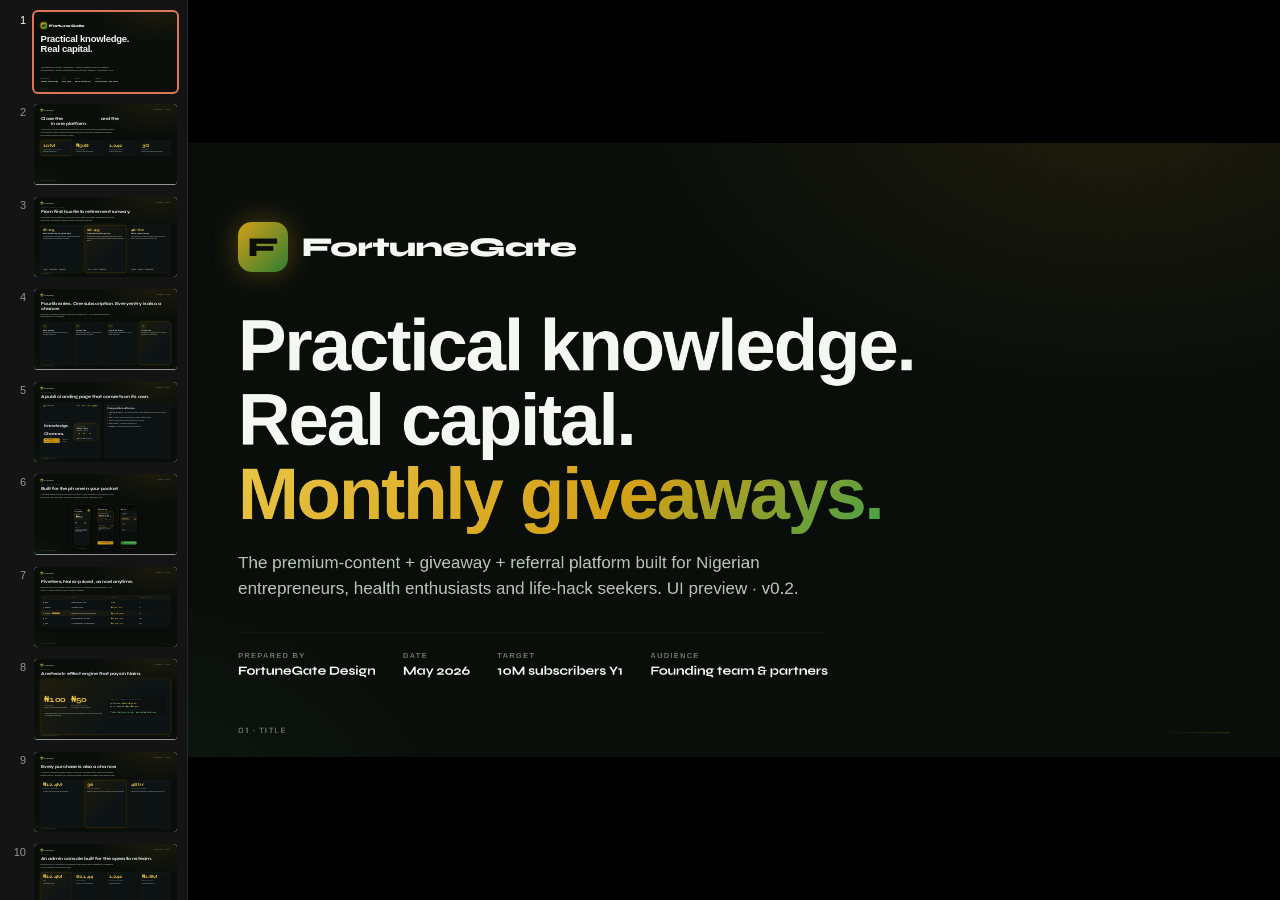
<file: FortuneGate-Client-Deck.html>
<!doctype html>
<html lang="en">
<head>
<meta charset="utf-8" />
<meta name="viewport" content="width=device-width, initial-scale=1" />
<title>FortuneGate · Client Deck</title>
<link rel="preconnect" href="https://fonts.googleapis.com" />
<link rel="preconnect" href="https://fonts.gstatic.com" crossorigin />
<link href="https://fonts.googleapis.com/css2?family=DM+Sans:wght@400;500;600;700&family=Syne:wght@500;600;700;800&display=swap" rel="stylesheet" />

<style>
  :root{
    --green:#2E7D32; --green-2:#43A047; --green-3:#81C784; --green-deep:#1B5E20;
    --gold:#D4A017; --gold-hi:#E8C547; --gold-deep:#B8860B;
    --ink:#0A0E0B; --raised:#11181C; --overlay:#1A2421;
    --line:rgba(212,160,23,.12); --line-hi:rgba(212,160,23,.32);
    --hi:#F5F7F3; --mid:#B8C2BC; --lo:#6B7770;
    --display:'Syne',sans-serif; --body:'DM Sans',sans-serif;
  }
  *{box-sizing:border-box}
  body{margin:0;background:#050706;font-family:var(--body);color:var(--hi)}
  a{color:inherit}

  /* per-slide layout */
  section[data-screen-label]{
    background:
      radial-gradient(1400px 900px at 85% -10%, rgba(212,160,23,.10), transparent 60%),
      radial-gradient(1000px 700px at -5% 110%, rgba(46,125,50,.10), transparent 55%),
      var(--ink);
    color:var(--hi);
    display:flex;flex-direction:column;
    padding:64px 88px;
    overflow:hidden;
    position:relative;
  }
  section[data-screen-label]::before{
    /* slide footer marker */
    content:attr(data-screen-label);
    position:absolute;left:88px;bottom:38px;
    font-family:var(--body);font-weight:600;font-size:14px;letter-spacing:.18em;
    color:var(--lo);text-transform:uppercase;
  }
  section[data-screen-label]::after{
    content:'';position:absolute;right:88px;bottom:42px;
    width:120px;height:1px;background:linear-gradient(90deg,transparent,var(--gold));
  }

  /* type */
  .h1{font-family:var(--display);font-weight:700;font-size:84px;line-height:1.04;letter-spacing:-.025em;margin:0}
  .h2{font-family:var(--display);font-weight:700;font-size:60px;line-height:1.06;letter-spacing:-.02em;margin:0}
  .h3{font-family:var(--display);font-weight:700;font-size:34px;line-height:1.1;letter-spacing:-.01em;margin:0}
  .h4{font-family:var(--display);font-weight:700;font-size:22px;line-height:1.2;letter-spacing:-.005em;margin:0}
  .lead{font-size:24px;line-height:1.55;color:var(--mid);max-width:1000px;margin:0}
  .body{font-size:18px;line-height:1.55;color:var(--mid)}
  .overline{font-family:var(--body);font-weight:600;font-size:13px;letter-spacing:.22em;text-transform:uppercase;color:var(--lo)}
  .num{font-family:var(--display);font-weight:700;font-variant-numeric:tabular-nums;letter-spacing:-.015em}
  em.g{font-style:normal;background:linear-gradient(135deg,var(--gold-hi),var(--gold) 60%,var(--green-2));-webkit-background-clip:text;background-clip:text;color:transparent}
  em.gold{font-style:normal;color:var(--gold-hi)}

  /* surfaces */
  .glass{background:rgba(17,24,28,.55);border:1px solid var(--line);border-radius:24px}
  .glass-gold{background:linear-gradient(135deg,rgba(212,160,23,.10) 0%,rgba(17,24,28,.65) 60%);border:1px solid var(--line-hi);border-radius:24px;box-shadow:0 12px 36px rgba(0,0,0,.45),0 0 48px rgba(212,160,23,.18)}

  /* head row on each non-title slide */
  .slide-head{display:flex;align-items:center;justify-content:space-between;margin-bottom:36px}
  .slide-head .brand{display:flex;align-items:center;gap:12px;font-family:var(--display);font-weight:700;font-size:18px}
  .slide-head .brand .l{width:36px;height:36px;border-radius:10px;background:linear-gradient(135deg,var(--gold),var(--green));display:flex;align-items:center;justify-content:center;font-weight:800;color:var(--ink);font-size:18px;box-shadow:0 0 24px rgba(212,160,23,.25)}
  .slide-head .meta{display:flex;gap:24px;font-size:13px;color:var(--lo);font-weight:600;letter-spacing:.14em;text-transform:uppercase}
  .slide-head .meta b{color:var(--gold-hi);margin-right:6px;font-family:var(--display);font-weight:700}

  /* TITLE */
  .title-slide{justify-content:center;align-items:flex-start;padding:96px 112px}
  .title-slide .brand-big{display:flex;align-items:center;gap:24px;margin-bottom:64px}
  .title-slide .brand-big .l{width:88px;height:88px;border-radius:24px;background:linear-gradient(135deg,var(--gold),var(--green));display:flex;align-items:center;justify-content:center;font-family:var(--display);font-weight:800;color:var(--ink);font-size:48px;box-shadow:0 0 48px rgba(212,160,23,.35)}
  .title-slide .brand-big .n{font-family:var(--display);font-weight:800;font-size:48px;letter-spacing:-.02em}
  .title-slide h1{font-size:128px;line-height:1.02;margin:0 0 32px;letter-spacing:-.03em}
  .title-slide p{font-size:30px;line-height:1.5;color:var(--mid);max-width:1100px;margin:0 0 56px}
  .title-slide .stamps{display:flex;gap:48px;padding-top:32px;border-top:1px solid var(--line)}
  .title-slide .stamps .it{display:flex;flex-direction:column;gap:6px}
  .title-slide .stamps .k{font-size:13px;letter-spacing:.18em;text-transform:uppercase;color:var(--lo);font-weight:600}
  .title-slide .stamps .v{font-family:var(--display);font-weight:700;font-size:22px;color:var(--hi)}

  /* utility grids */
  .grid-3{display:grid;grid-template-columns:repeat(3,1fr);gap:24px}
  .grid-4{display:grid;grid-template-columns:repeat(4,1fr);gap:20px}
  .grid-2{display:grid;grid-template-columns:1.1fr .9fr;gap:48px;align-items:center}

  /* stat cards */
  .stat{padding:32px;display:flex;flex-direction:column;gap:8px}
  .stat .v{font-family:var(--display);font-weight:700;font-size:64px;letter-spacing:-.02em;color:var(--gold-hi);line-height:1;font-variant-numeric:tabular-nums}
  .stat .k{font-size:14px;letter-spacing:.18em;text-transform:uppercase;color:var(--lo);font-weight:600;margin-top:8px}
  .stat .sub{font-size:15px;color:var(--mid);margin-top:8px;line-height:1.45}

  /* audience cards */
  .aud-card{padding:32px;display:flex;flex-direction:column;gap:14px}
  .aud-card .age{font-family:var(--display);font-weight:700;font-size:52px;color:var(--gold-hi);letter-spacing:-.015em;line-height:1}
  .aud-card h3{font-family:var(--display);font-weight:700;font-size:24px;margin:0;letter-spacing:-.005em}
  .aud-card p{font-size:15.5px;color:var(--mid);line-height:1.6;margin:0;flex:1}
  .aud-card .tags{display:flex;gap:6px;flex-wrap:wrap}
  .aud-card .tag{font-size:11px;font-weight:600;padding:5px 11px;border-radius:999px;background:rgba(212,160,23,.08);border:1px solid var(--line);color:var(--mid);letter-spacing:.06em;text-transform:uppercase}

  /* pillars */
  .pillar{padding:28px;display:flex;flex-direction:column;gap:14px;height:100%}
  .pillar .ico{width:56px;height:56px;border-radius:14px;display:flex;align-items:center;justify-content:center;background:rgba(212,160,23,.08);border:1px solid var(--line-hi);color:var(--gold-hi)}
  .pillar h3{font-family:var(--display);font-weight:700;font-size:22px;margin:0;letter-spacing:-.005em}
  .pillar p{font-size:15px;color:var(--mid);line-height:1.55;margin:0}

  /* tier table */
  .tier-table{border:1px solid var(--line);border-radius:24px;overflow:hidden;background:rgba(17,24,28,.45)}
  .tier-row{display:grid;grid-template-columns:1fr 1.4fr 1fr 1fr;padding:22px 32px;align-items:center;border-bottom:1px solid var(--line);font-size:18px}
  .tier-row:last-child{border-bottom:none}
  .tier-row.h{font-family:var(--body);font-weight:600;font-size:13px;letter-spacing:.16em;text-transform:uppercase;color:var(--lo);background:rgba(212,160,23,.04)}
  .tier-row.h>div{color:var(--lo)}
  .tier-row .name{display:flex;align-items:center;gap:14px}
  .tier-row .dot{width:14px;height:14px;border-radius:50%;flex:none}
  .tier-row .price{font-family:var(--display);font-weight:700;font-size:22px;color:var(--gold-hi);font-variant-numeric:tabular-nums}
  .tier-row.featured{background:linear-gradient(90deg,rgba(212,160,23,.10),transparent)}
  .tier-row.featured .price{color:var(--gold-hi);font-size:26px}

  /* phone frame */
  .device{width:280px;height:580px;border-radius:42px;background:#000;padding:10px;box-shadow:0 30px 80px rgba(0,0,0,.7), 0 0 0 2px #1c1c1c, 0 0 0 4px #2a2a2a, 0 0 48px rgba(212,160,23,.16);position:relative}
  .device .screen{width:100%;height:100%;border-radius:32px;overflow:hidden;background:var(--ink);position:relative;display:flex;flex-direction:column}
  .device .notch{position:absolute;top:10px;left:50%;transform:translateX(-50%);width:90px;height:24px;background:#000;border-radius:14px;z-index:5}
  .device .ph-content{flex:1;padding:42px 18px 18px;display:flex;flex-direction:column;gap:14px}

  /* phones row */
  .phones-row{display:flex;gap:32px;justify-content:center;align-items:flex-end;margin-top:24px}
  .phones-row .device{transform:scale(.95)}
  .phones-row .device:nth-child(2){transform:scale(1.05)}
  .phones-row .label{text-align:center;margin-top:14px;font-size:14px;color:var(--lo);font-weight:600;letter-spacing:.12em;text-transform:uppercase}

  /* referral math */
  .ref-math{padding:48px;display:grid;grid-template-columns:1fr 1fr;gap:64px;align-items:center}
  .ref-math .v{font-family:var(--display);font-weight:700;font-size:108px;color:var(--gold-hi);letter-spacing:-.025em;line-height:1;font-variant-numeric:tabular-nums}
  .ref-math .k{font-size:14px;letter-spacing:.18em;text-transform:uppercase;color:var(--lo);font-weight:600;margin-top:14px}
  .ref-math .sub{font-size:17px;color:var(--mid);margin-top:14px;line-height:1.5}
  .ref-math .formula{padding:32px;background:rgba(10,14,11,.5);border:1px solid var(--line);border-radius:20px;font-family:var(--display);font-weight:600;font-size:24px;line-height:1.6}
  .ref-math .formula b{color:var(--gold-hi);font-weight:700}
  .ref-math .formula .eq{color:var(--green-3);font-size:30px;display:block;margin-top:16px;padding-top:16px;border-top:1px dashed var(--line)}

  /* roadmap */
  .road{display:grid;grid-template-columns:repeat(5,1fr);gap:16px;margin-top:16px}
  .road-step{padding:24px;display:flex;flex-direction:column;gap:10px;position:relative}
  .road-step .n{width:44px;height:44px;border-radius:50%;display:flex;align-items:center;justify-content:center;background:rgba(212,160,23,.08);border:1.5px solid var(--line-hi);font-family:var(--display);font-weight:700;color:var(--gold-hi);font-size:14px;letter-spacing:.04em}
  .road-step.done .n{background:linear-gradient(135deg,var(--gold),var(--gold-deep));color:var(--ink);border-color:var(--gold)}
  .road-step h4{font-family:var(--display);font-weight:700;font-size:18px;margin:8px 0 4px;letter-spacing:-.005em}
  .road-step .when{font-size:12px;letter-spacing:.14em;text-transform:uppercase;color:var(--gold-hi);font-weight:700}
  .road-step p{font-size:14px;color:var(--mid);margin:0;line-height:1.5}

  /* closing */
  .closing{align-items:center;justify-content:center;text-align:center;padding:96px}
  .closing h1{font-size:96px;line-height:1.04;letter-spacing:-.025em;margin:0 0 32px}
  .closing p{font-size:24px;color:var(--mid);max-width:900px;line-height:1.55;margin:0 0 48px}
  .closing .channels{display:flex;gap:32px;justify-content:center;padding-top:48px;border-top:1px solid var(--line);width:100%;max-width:900px}
  .closing .ch{display:flex;flex-direction:column;gap:6px}
  .closing .ch .k{font-size:12px;letter-spacing:.16em;text-transform:uppercase;color:var(--lo);font-weight:600}
  .closing .ch .v{font-family:var(--display);font-weight:600;font-size:18px;color:var(--hi)}

  /* hero showcase */
  .hero-mock{padding:40px;display:flex;flex-direction:column;gap:24px;height:100%}
  .hero-mock .nav{display:flex;align-items:center;justify-content:space-between;padding-bottom:18px;border-bottom:1px solid var(--line)}
  .hero-mock .nav-pill{padding:6px 14px;border-radius:8px;font-size:13px;color:var(--mid);background:rgba(212,160,23,.06)}
  .hero-mock .hero-body{flex:1;display:grid;grid-template-columns:1.1fr .9fr;gap:36px;align-items:center}
  .hero-mock h2{font-family:var(--display);font-weight:700;font-size:54px;line-height:1.04;letter-spacing:-.02em;margin:0}
  .hero-mock .small-cta{display:flex;gap:12px;margin-top:24px}
  .hero-mock .small-cta .b1{padding:14px 24px;border-radius:12px;background:linear-gradient(135deg,var(--gold),var(--gold-deep));color:var(--ink);font-weight:700;font-family:var(--display);font-size:15px}
  .hero-mock .small-cta .b2{padding:14px 24px;border-radius:12px;border:1px solid var(--line-hi);font-weight:600;font-family:var(--display);font-size:15px;color:var(--mid)}

  /* progress / countdown mini */
  .countdown{display:flex;gap:10px;margin-top:14px}
  .countdown .seg{background:rgba(10,14,11,.55);border:1px solid var(--line);border-radius:10px;padding:10px 14px;min-width:64px;text-align:center}
  .countdown .seg .v{font-family:var(--display);font-weight:700;font-size:24px;color:var(--gold-hi);font-variant-numeric:tabular-nums;line-height:1}
  .countdown .seg .k{font-size:10px;letter-spacing:.14em;text-transform:uppercase;color:var(--lo);font-weight:600;margin-top:6px}

  /* print */
  @media print {
    body{background:white}
    section[data-screen-label]{page-break-after:always}
  }
</style>
</head>
<body>

<deck-stage>

  <!-- ───────────────────────────────────────── -->
  <!-- 01 · Title                                -->
  <!-- ───────────────────────────────────────── -->
  <section class="title-slide" data-screen-label="01 · Title">
    <div class="brand-big">
      <div class="l">F</div>
      <div class="n">FortuneGate</div>
    </div>
    <h1>Practical knowledge.<br/>Real capital.<br/><em class="g">Monthly giveaways.</em></h1>
    <p>The premium-content + giveaway + referral platform built for Nigerian entrepreneurs, health enthusiasts and life-hack seekers. UI preview · v0.2.</p>
    <div class="stamps">
      <div class="it"><div class="k">Prepared by</div><div class="v">FortuneGate Design</div></div>
      <div class="it"><div class="k">Date</div><div class="v">May 2026</div></div>
      <div class="it"><div class="k">Target</div><div class="v">10M subscribers Y1</div></div>
      <div class="it"><div class="k">Audience</div><div class="v">Founding team &amp; partners</div></div>
    </div>
  </section>

  <!-- ───────────────────────────────────────── -->
  <!-- 02 · The opportunity                       -->
  <!-- ───────────────────────────────────────── -->
  <section data-screen-label="02 · The opportunity">
    <div class="slide-head">
      <div class="brand"><span class="l">F</span><span>FortuneGate</span></div>
      <div class="meta"><span><b>01</b>OPPORTUNITY</span><span>02 of 12</span></div>
    </div>

    <div class="overline" style="margin-bottom:14px">The opportunity</div>
    <h2 class="h2" style="max-width:1400px;margin-bottom:28px">Close the <em class="g">knowledge gap</em> and the <em class="g">capital gap</em> in one platform.</h2>
    <p class="lead" style="margin-bottom:56px">Across Africa, too many businesses fail not from lack of ambition but from avoidable mistakes and locked-out capital. FortuneGate bundles practical content with a transparent giveaway and a referral economy that pays in Naira.</p>

    <div class="grid-4">
      <div class="stat glass-gold">
        <div class="v">10M</div>
        <div class="k">subscribers · Y1 target</div>
        <div class="sub">Nigeria-first. Continent next.</div>
      </div>
      <div class="stat glass">
        <div class="v">₦50B</div>
        <div class="k">MRR target · Y1</div>
        <div class="sub">Sustainable, recurring, NGN-priced.</div>
      </div>
      <div class="stat glass">
        <div class="v">1,242</div>
        <div class="k">articles in library</div>
        <div class="sub">Across four content pillars.</div>
      </div>
      <div class="stat glass">
        <div class="v">3G</div>
        <div class="k">optimised</div>
        <div class="sub">Designed for the network most users have.</div>
      </div>
    </div>
  </section>

  <!-- ───────────────────────────────────────── -->
  <!-- 03 · Audience                              -->
  <!-- ───────────────────────────────────────── -->
  <section data-screen-label="03 · Audience">
    <div class="slide-head">
      <div class="brand"><span class="l">F</span><span>FortuneGate</span></div>
      <div class="meta"><span><b>02</b>AUDIENCE</span><span>03 of 12</span></div>
    </div>

    <div class="overline" style="margin-bottom:14px">Three life stages · one platform</div>
    <h2 class="h2" style="margin-bottom:24px">From first hustle to retirement runway.</h2>
    <p class="lead" style="margin-bottom:48px">FortuneGate serves Nigerians 18–60 across three distinct life stages. Each segment gets the same library, but different content surfaces to the top of their feed.</p>

    <div class="grid-3" style="flex:1">
      <div class="aud-card glass">
        <div class="age">18–25</div>
        <h3>Students &amp; aspiring founders</h3>
        <p>Sensitive about health, dreaming of business. Need affordable wellness, structured guidance, and seed capital to get started.</p>
        <div class="tags"><span class="tag">Health</span><span class="tag">First business</span><span class="tag">Mentorship</span></div>
      </div>
      <div class="aud-card glass-gold">
        <div class="age">26–45</div>
        <h3>Operators in their prime</h3>
        <p>Productive years. Already running businesses but blocked by capital. Need playbooks to scale and access to funds to expand stock and meet demand.</p>
        <div class="tags"><span class="tag">Scale</span><span class="tag">Capital</span><span class="tag">Distribution</span></div>
      </div>
      <div class="aud-card glass">
        <div class="age">46–60</div>
        <h3>Retirement runway</h3>
        <p>Approaching the end of a career. Need cushion funds and practical advice to sustain quality of life after the salary stops.</p>
        <div class="tags"><span class="tag">Cushion</span><span class="tag">Wellness</span><span class="tag">Second income</span></div>
      </div>
    </div>
  </section>

  <!-- ───────────────────────────────────────── -->
  <!-- 04 · Four pillars                          -->
  <!-- ───────────────────────────────────────── -->
  <section data-screen-label="04 · Four pillars">
    <div class="slide-head">
      <div class="brand"><span class="l">F</span><span>FortuneGate</span></div>
      <div class="meta"><span><b>03</b>CONTENT</span><span>04 of 12</span></div>
    </div>

    <div class="overline" style="margin-bottom:14px">What's inside the gate</div>
    <h2 class="h2" style="margin-bottom:24px">Four libraries. One subscription. Every entry is also a chance.</h2>
    <p class="lead" style="margin-bottom:48px">Each pillar is curated by operators who built in Nigeria first — not consultants importing playbooks that don't translate.</p>

    <div class="grid-4" style="flex:1">
      <div class="pillar glass">
        <div class="ico"><svg width="28" height="28" viewBox="0 0 24 24" fill="none" stroke="currentColor" stroke-width="1.75" stroke-linecap="round" stroke-linejoin="round"><path d="M3 3v18h18"/><path d="M7 14l4-4 4 4 6-6"/></svg></div>
        <h3>Business Tips</h3>
        <p>Cash flow, hiring, distribution. Tested playbooks for moving past the first ₦1M.</p>
      </div>
      <div class="pillar glass">
        <div class="ico"><svg width="28" height="28" viewBox="0 0 24 24" fill="none" stroke="currentColor" stroke-width="1.75" stroke-linecap="round" stroke-linejoin="round"><path d="M13 2L3 14h9l-1 8 10-12h-9l1-8z"/></svg></div>
        <h3>Growth Tips</h3>
        <p>How to scale once it's working — fundraising, brand, leadership. For post-PMF founders.</p>
      </div>
      <div class="pillar glass">
        <div class="ico"><svg width="28" height="28" viewBox="0 0 24 24" fill="none" stroke="currentColor" stroke-width="1.75" stroke-linecap="round" stroke-linejoin="round"><path d="M20.84 4.61a5.5 5.5 0 0 0-7.78 0L12 5.67l-1.06-1.06a5.5 5.5 0 1 0-7.78 7.78L12 21.23l8.84-8.84a5.5 5.5 0 0 0 0-7.78z"/></svg></div>
        <h3>Health &amp; Fitness</h3>
        <p>Affordable Nigerian-context wellness — meals, routines, mental clarity.</p>
      </div>
      <div class="pillar glass-gold">
        <div class="ico" style="background:rgba(46,125,50,.12);border-color:rgba(67,160,71,.3);color:var(--green-3)"><svg width="28" height="28" viewBox="0 0 24 24" fill="none" stroke="currentColor" stroke-width="1.75" stroke-linecap="round" stroke-linejoin="round"><path d="M12 2v6m0 4v10M4.93 4.93l4.24 4.24M14.83 14.83l4.24 4.24M2 12h6m4 0h10"/></svg></div>
        <h3>Life Hacks</h3>
        <p>Daily shortcuts — productivity, money, relationships. Short reads you'll use this week.</p>
      </div>
    </div>
  </section>

  <!-- ───────────────────────────────────────── -->
  <!-- 05 · The product · marketing               -->
  <!-- ───────────────────────────────────────── -->
  <section data-screen-label="05 · Marketing site">
    <div class="slide-head">
      <div class="brand"><span class="l">F</span><span>FortuneGate</span></div>
      <div class="meta"><span><b>04</b>PRODUCT</span><span>05 of 12</span></div>
    </div>

    <div class="overline" style="margin-bottom:14px">The marketing site</div>
    <h2 class="h2" style="margin-bottom:36px">A public landing page that converts on its own.</h2>

    <div style="flex:1;display:grid;grid-template-columns:1fr 1.1fr;gap:48px;align-items:stretch">

      <div class="hero-mock glass">
        <div class="nav">
          <div style="display:flex;align-items:center;gap:10px;font-family:var(--display);font-weight:700;font-size:14px">
            <div style="width:24px;height:24px;border-radius:6px;background:linear-gradient(135deg,var(--gold),var(--green));display:flex;align-items:center;justify-content:center;color:var(--ink);font-weight:800;font-size:12px">F</div>
            FortuneGate
          </div>
          <div style="display:flex;gap:6px"><span class="nav-pill">About</span><span class="nav-pill">How To</span><span class="nav-pill">Claim</span><span class="nav-pill" style="background:rgba(212,160,23,.18);color:var(--gold-hi)">Premium</span></div>
        </div>
        <div class="hero-body">
          <div>
            <div class="overline" style="font-size:11px;margin-bottom:14px">PREMIUM CONTENT · GIVEAWAYS · REFERRALS</div>
            <h2>Knowledge. <em class="g">Capital.</em> Chances.</h2>
            <div class="small-cta">
              <div class="b1">Get started — ₦5,000 / mo</div>
              <div class="b2">See how it works</div>
            </div>
          </div>
          <div class="glass-gold" style="padding:24px">
            <div class="overline" style="font-size:11px;margin-bottom:10px;color:var(--gold-hi)">Live giveaway</div>
            <div class="h4" style="margin-bottom:8px">iPhone 16 Pro</div>
            <div style="font-size:13px;color:var(--mid);margin-bottom:14px">Drawn 31 May, 8 PM WAT</div>
            <div class="countdown">
              <div class="seg"><div class="v">14</div><div class="k">Days</div></div>
              <div class="seg"><div class="v">06</div><div class="k">Hrs</div></div>
              <div class="seg"><div class="v">22</div><div class="k">Min</div></div>
            </div>
            <div style="margin-top:14px;font-size:12px;color:var(--mid)"><b style="color:var(--hi)">14,827</b> entries · <b style="color:var(--hi)">1,204</b> joined this week</div>
          </div>
        </div>
      </div>

      <div class="glass" style="padding:36px;display:flex;flex-direction:column;gap:18px">
        <div class="overline">What ships on the site</div>
        <h3 class="h3">Five public surfaces.</h3>
        <ul style="list-style:none;padding:0;margin:0;display:flex;flex-direction:column;gap:14px;font-size:17px;color:var(--mid);line-height:1.55">
          <li style="display:flex;gap:14px;align-items:flex-start"><span style="width:8px;height:8px;border-radius:50%;background:var(--gold);margin-top:11px;flex:none"></span><div><b style="color:var(--hi);font-family:var(--display);font-weight:600">Marketing homepage</b> — hero with live countdown, content categories, plans, referral band, winners, FAQ.</div></li>
          <li style="display:flex;gap:14px;align-items:flex-start"><span style="width:8px;height:8px;border-radius:50%;background:var(--gold);margin-top:11px;flex:none"></span><div><b style="color:var(--hi);font-family:var(--display);font-weight:600">About</b> — mission, three audience segments, four pillars, roadmap, contact.</div></li>
          <li style="display:flex;gap:14px;align-items:flex-start"><span style="width:8px;height:8px;border-radius:50%;background:var(--gold);margin-top:11px;flex:none"></span><div><b style="color:var(--hi);font-family:var(--display);font-weight:600">How To</b> — step-by-step for sign-up, payments, claim, referrals.</div></li>
          <li style="display:flex;gap:14px;align-items:flex-start"><span style="width:8px;height:8px;border-radius:50%;background:var(--gold);margin-top:11px;flex:none"></span><div><b style="color:var(--hi);font-family:var(--display);font-weight:600">Claim Reward</b> — 3-step winner verification form.</div></li>
          <li style="display:flex;gap:14px;align-items:flex-start"><span style="width:8px;height:8px;border-radius:50%;background:var(--green-3);margin-top:11px;flex:none"></span><div><b style="color:var(--hi);font-family:var(--display);font-weight:600">Mobile app</b> — clickable iPhone prototype (20+ screens).</div></li>
        </ul>
      </div>
    </div>
  </section>

  <!-- ───────────────────────────────────────── -->
  <!-- 06 · Mobile experience                     -->
  <!-- ───────────────────────────────────────── -->
  <section data-screen-label="06 · Mobile experience">
    <div class="slide-head">
      <div class="brand"><span class="l">F</span><span>FortuneGate</span></div>
      <div class="meta"><span><b>05</b>MOBILE</span><span>06 of 12</span></div>
    </div>

    <div class="overline" style="margin-bottom:14px">Phone-first, mobile-native</div>
    <h2 class="h2" style="margin-bottom:24px">Built for the phone in your pocket.</h2>
    <p class="lead">A clickable iPhone prototype covering 20+ screens — auth, onboarding, feed, paywall, plans, dashboard, earn, give-away, and profile. Designed at 375 px, optimised for 3G.</p>

    <div class="phones-row" style="flex:1">

      <!-- Phone 1: Dashboard preview -->
      <div>
        <div class="device">
          <div class="screen">
            <div class="notch"></div>
            <div class="ph-content">
              <div style="display:flex;justify-content:space-between;align-items:center">
                <div>
                  <div style="font-size:11px;color:var(--lo);letter-spacing:.1em;text-transform:uppercase;font-weight:600">Welcome back</div>
                  <div style="font-family:var(--display);font-weight:700;font-size:22px;margin-top:4px">Hi, Tunde</div>
                </div>
                <div style="width:38px;height:38px;border-radius:50%;background:linear-gradient(135deg,var(--gold),var(--green));display:flex;align-items:center;justify-content:center;color:var(--ink);font-weight:700;font-family:var(--display);font-size:14px">TA</div>
              </div>
              <div class="glass-gold" style="padding:16px;border-radius:14px">
                <div style="font-size:10px;color:var(--gold-hi);letter-spacing:.14em;text-transform:uppercase;font-weight:600">PREMIUM</div>
                <div style="font-family:var(--display);font-weight:700;font-size:24px;margin-top:6px">₦8,400</div>
                <div style="font-size:11px;color:var(--mid);margin-top:4px">Available to withdraw</div>
              </div>
              <div style="display:grid;grid-template-columns:1fr 1fr;gap:8px">
                <div style="background:rgba(17,24,28,.7);border:1px solid var(--line);padding:14px;border-radius:12px">
                  <div style="font-family:var(--display);font-weight:700;font-size:20px">42</div>
                  <div style="font-size:9px;color:var(--lo);letter-spacing:.14em;text-transform:uppercase;margin-top:4px">Refer</div>
                </div>
                <div style="background:rgba(17,24,28,.7);border:1px solid var(--line);padding:14px;border-radius:12px">
                  <div style="font-family:var(--display);font-weight:700;font-size:20px">35</div>
                  <div style="font-size:9px;color:var(--lo);letter-spacing:.14em;text-transform:uppercase;margin-top:4px">Entries</div>
                </div>
              </div>
              <div style="background:rgba(17,24,28,.55);border:1px solid var(--line);padding:14px;border-radius:12px;flex:1">
                <div style="font-size:10px;color:var(--lo);letter-spacing:.12em;text-transform:uppercase;font-weight:600;margin-bottom:8px">Today's tip</div>
                <div style="font-size:12px;color:var(--mid);line-height:1.4">"Your first ₦100K is the hardest. Everything after is repetition." — Adaeze · Lagos</div>
              </div>
            </div>
          </div>
        </div>
        <div class="label">Dashboard</div>
      </div>

      <!-- Phone 2: Giveaway -->
      <div>
        <div class="device">
          <div class="screen">
            <div class="notch"></div>
            <div class="ph-content">
              <div style="font-family:var(--display);font-weight:700;font-size:22px">Give-away</div>
              <div class="glass-gold" style="padding:18px;border-radius:14px">
                <div style="font-size:10px;color:var(--gold-hi);letter-spacing:.14em;text-transform:uppercase;font-weight:600">This month's draw</div>
                <div style="font-family:var(--display);font-weight:700;font-size:20px;margin-top:8px">iPhone 16 Pro</div>
                <div style="font-size:11px;color:var(--mid);margin-top:4px">1 winner · drawn 31 May, 8 PM WAT</div>
                <div style="display:flex;gap:6px;margin-top:14px">
                  <div style="flex:1;background:rgba(10,14,11,.55);border:1px solid var(--line);padding:8px;border-radius:8px;text-align:center"><div style="font-family:var(--display);font-weight:700;font-size:16px;color:var(--gold-hi)">14</div><div style="font-size:8px;color:var(--lo);letter-spacing:.1em;text-transform:uppercase">Days</div></div>
                  <div style="flex:1;background:rgba(10,14,11,.55);border:1px solid var(--line);padding:8px;border-radius:8px;text-align:center"><div style="font-family:var(--display);font-weight:700;font-size:16px;color:var(--gold-hi)">06</div><div style="font-size:8px;color:var(--lo);letter-spacing:.1em;text-transform:uppercase">Hrs</div></div>
                  <div style="flex:1;background:rgba(10,14,11,.55);border:1px solid var(--line);padding:8px;border-radius:8px;text-align:center"><div style="font-family:var(--display);font-weight:700;font-size:16px;color:var(--gold-hi)">22</div><div style="font-size:8px;color:var(--lo);letter-spacing:.1em;text-transform:uppercase">Min</div></div>
                </div>
              </div>
              <div style="background:rgba(17,24,28,.55);border:1px solid var(--line);padding:14px;border-radius:12px">
                <div style="display:flex;justify-content:space-between;align-items:center;margin-bottom:10px">
                  <div style="font-size:11px;color:var(--lo);letter-spacing:.12em;text-transform:uppercase;font-weight:600">Your entries</div>
                  <div style="font-family:var(--display);font-weight:700;font-size:18px;color:var(--gold-hi)">35</div>
                </div>
                <div style="height:6px;background:rgba(212,160,23,.10);border-radius:3px;overflow:hidden"><div style="width:60%;height:100%;background:linear-gradient(90deg,var(--gold),var(--gold-hi))"></div></div>
                <div style="font-size:11px;color:var(--mid);margin-top:8px">Buy more chances — Premium 5× entries</div>
              </div>
              <div style="background:linear-gradient(135deg,var(--gold),var(--gold-deep));color:var(--ink);font-family:var(--display);font-weight:700;font-size:14px;padding:14px;border-radius:12px;text-align:center;margin-top:auto">Enter the draw →</div>
            </div>
          </div>
        </div>
        <div class="label">Give-away</div>
      </div>

      <!-- Phone 3: Plans -->
      <div>
        <div class="device">
          <div class="screen">
            <div class="notch"></div>
            <div class="ph-content">
              <div style="font-family:var(--display);font-weight:700;font-size:22px">Plans</div>
              <div style="background:rgba(17,24,28,.55);border:1px solid var(--line);padding:14px;border-radius:12px;display:flex;align-items:center;justify-content:space-between">
                <div><div style="font-family:var(--display);font-weight:600;font-size:14px">Standard</div><div style="font-size:11px;color:var(--lo)">₦2,500/mo</div></div>
                <div style="width:18px;height:18px;border-radius:50%;border:1.5px solid var(--lo)"></div>
              </div>
              <div class="glass-gold" style="padding:14px;border-radius:12px;display:flex;align-items:center;justify-content:space-between">
                <div><div style="font-family:var(--display);font-weight:700;font-size:14px">Premium ★</div><div style="font-size:11px;color:var(--gold-hi)">₦5,000/mo · 5× entries</div></div>
                <div style="width:18px;height:18px;border-radius:50%;background:var(--gold);border:1.5px solid var(--gold)"></div>
              </div>
              <div style="background:rgba(17,24,28,.55);border:1px solid var(--line);padding:14px;border-radius:12px;display:flex;align-items:center;justify-content:space-between">
                <div><div style="font-family:var(--display);font-weight:600;font-size:14px">VIP</div><div style="font-size:11px;color:var(--lo)">₦12,000/mo</div></div>
                <div style="width:18px;height:18px;border-radius:50%;border:1.5px solid var(--lo)"></div>
              </div>
              <div style="background:rgba(17,24,28,.55);border:1px solid var(--line);padding:14px;border-radius:12px;display:flex;align-items:center;justify-content:space-between">
                <div><div style="font-family:var(--display);font-weight:600;font-size:14px">Elite</div><div style="font-size:11px;color:var(--lo)">₦15,000/mo</div></div>
                <div style="width:18px;height:18px;border-radius:50%;border:1.5px solid var(--lo)"></div>
              </div>
              <div style="background:linear-gradient(135deg,var(--green),var(--green-2));color:var(--hi);font-family:var(--display);font-weight:700;font-size:14px;padding:14px;border-radius:12px;text-align:center;margin-top:auto">Subscribe → ₦5,000</div>
            </div>
          </div>
        </div>
        <div class="label">Plans &amp; checkout</div>
      </div>
    </div>
  </section>

  <!-- ───────────────────────────────────────── -->
  <!-- 07 · Plans & pricing                       -->
  <!-- ───────────────────────────────────────── -->
  <section data-screen-label="07 · Plans &amp; pricing">
    <div class="slide-head">
      <div class="brand"><span class="l">F</span><span>FortuneGate</span></div>
      <div class="meta"><span><b>06</b>PRICING</span><span>07 of 12</span></div>
    </div>

    <div class="overline" style="margin-bottom:14px">Subscription tiers</div>
    <h2 class="h2" style="margin-bottom:24px">Five tiers, Naira-priced, cancel anytime.</h2>
    <p class="lead" style="margin-bottom:48px">Higher tiers get more giveaway entries automatically and unlock additional surfaces — live drops, 1:1 mentor sessions, and a 2× referral multiplier.</p>

    <div class="tier-table">
      <div class="tier-row h"><div>Tier</div><div>Notes</div><div>Price (₦)</div><div>Giveaway entries</div></div>
      <div class="tier-row"><div class="name"><span class="dot" style="background:#6B7770"></span>Basic</div><div>Limited free library + ads</div><div class="price">Free</div><div>—</div></div>
      <div class="tier-row"><div class="name"><span class="dot" style="background:var(--green-2)"></span>Standard</div><div>All libraries, no ads</div><div class="price">₦2,500 / mo</div><div>1×</div></div>
      <div class="tier-row featured"><div class="name"><span class="dot" style="background:var(--gold)"></span>Premium <span style="font-size:10px;color:var(--ink);background:var(--gold-hi);padding:2px 8px;border-radius:999px;letter-spacing:.08em;text-transform:uppercase;font-weight:700;margin-left:6px">Recommended</span></div><div>Everything + live Q&amp;A, priority playbooks</div><div class="price">₦5,000 / mo</div><div>5×</div></div>
      <div class="tier-row"><div class="name"><span class="dot" style="background:var(--gold-deep)"></span>VIP</div><div>Monthly mentor call · live drops</div><div class="price">₦12,000 / mo</div><div>10×</div></div>
      <div class="tier-row"><div class="name"><span class="dot" style="background:linear-gradient(135deg,var(--gold),var(--green))"></span>Elite</div><div>1:1 mentor session · 2× referral payout</div><div class="price">₦15,000 / mo</div><div>15×</div></div>
    </div>
  </section>

  <!-- ───────────────────────────────────────── -->
  <!-- 08 · Referral economics                    -->
  <!-- ───────────────────────────────────────── -->
  <section data-screen-label="08 · Referral economics">
    <div class="slide-head">
      <div class="brand"><span class="l">F</span><span>FortuneGate</span></div>
      <div class="meta"><span><b>07</b>REFERRALS</span><span>08 of 12</span></div>
    </div>

    <div class="overline" style="margin-bottom:14px">Refer &amp; earn</div>
    <h2 class="h2" style="margin-bottom:36px">A network-effect engine that pays in Naira.</h2>

    <div class="ref-math glass-gold" style="flex:1">
      <div>
        <div style="display:flex;gap:48px;margin-bottom:48px">
          <div>
            <div class="v">₦100</div>
            <div class="k">1st referral</div>
            <div class="sub">Paid on their first successful subscription.</div>
          </div>
          <div>
            <div class="v">₦50</div>
            <div class="k">Every renewal after</div>
            <div class="sub">For 12 months, on every renewal.</div>
          </div>
        </div>
        <p class="body" style="font-size:18px">Unique referral code per user. Linked for 12 months. Paid automatically on the 1st of every month — no chasing, no thresholds.</p>
      </div>
      <div class="formula">
        <div style="font-size:14px;color:var(--lo);letter-spacing:.18em;text-transform:uppercase;font-weight:600;margin-bottom:18px">Sample · 50 referrals, 6 months each</div>
        <span style="color:var(--mid)">50 first-subs</span> × <b>₦100</b> = <b>₦5,000</b><br/>
        <span style="color:var(--mid)">50 × 5 renewals</span> × <b>₦50</b> = <b>₦12,500</b>
        <span class="eq">Total · ₦17,500 / 6 mo · per active referrer</span>
      </div>
    </div>
  </section>

  <!-- ───────────────────────────────────────── -->
  <!-- 09 · Giveaway model                        -->
  <!-- ───────────────────────────────────────── -->
  <section data-screen-label="09 · Giveaway model">
    <div class="slide-head">
      <div class="brand"><span class="l">F</span><span>FortuneGate</span></div>
      <div class="meta"><span><b>08</b>GIVEAWAYS</span><span>09 of 12</span></div>
    </div>

    <div class="overline" style="margin-bottom:14px">Trust by design</div>
    <h2 class="h2" style="margin-bottom:24px">Every purchase is also a chance.</h2>
    <p class="lead" style="margin-bottom:48px">A funded, broadcast-on-camera monthly draw. Every transaction earns entries automatically. Premium gets 5×, Elite gets 15×. Payouts are public; receipts are logged on the winners page.</p>

    <div class="grid-3" style="flex:1">
      <div class="stat glass">
        <div class="v">₦12.4M</div>
        <div class="k">paid out to winners</div>
        <div class="sub">Combined cash &amp; physical prize value since launch.</div>
      </div>
      <div class="stat glass-gold">
        <div class="v">36</div>
        <div class="k">verified winners</div>
        <div class="sub">Drawn live on stream. Every result is published on the public winners page.</div>
      </div>
      <div class="stat glass">
        <div class="v">48 hr</div>
        <div class="k">cash payout window</div>
        <div class="sub">NIBSS transfer to verified bank. Physical prizes ship via GIG or DHL.</div>
      </div>
    </div>
  </section>

  <!-- ───────────────────────────────────────── -->
  <!-- 10 · Admin & ops                           -->
  <!-- ───────────────────────────────────────── -->
  <section data-screen-label="10 · Admin &amp; ops">
    <div class="slide-head">
      <div class="brand"><span class="l">F</span><span>FortuneGate</span></div>
      <div class="meta"><span><b>09</b>OPERATIONS</span><span>10 of 12</span></div>
    </div>

    <div class="overline" style="margin-bottom:14px">Back-office</div>
    <h2 class="h2" style="margin-bottom:24px">An admin console built for the operations team.</h2>
    <p class="lead" style="margin-bottom:48px">Dashboard KPIs, content library management, users table, plans configuration. Designed at 1440 px desktop. Not customer-facing.</p>

    <div class="grid-4" style="flex:1">
      <div class="glass-gold stat">
        <div class="v">₦12.4M</div>
        <div class="k">MRR</div>
        <div class="sub">+18% week-over-week</div>
      </div>
      <div class="glass stat">
        <div class="v">82,144</div>
        <div class="k">subscribers</div>
        <div class="sub">3.4% churn · 1,204 new this week</div>
      </div>
      <div class="glass stat">
        <div class="v">1,242</div>
        <div class="k">articles published</div>
        <div class="sub">3 pending admin review</div>
      </div>
      <div class="glass stat">
        <div class="v">₦1.8M</div>
        <div class="k">pending payouts</div>
        <div class="sub">Auto-disbursed on the 1st</div>
      </div>
    </div>
  </section>

  <!-- ───────────────────────────────────────── -->
  <!-- 11 · Roadmap                               -->
  <!-- ───────────────────────────────────────── -->
  <section data-screen-label="11 · Roadmap">
    <div class="slide-head">
      <div class="brand"><span class="l">F</span><span>FortuneGate</span></div>
      <div class="meta"><span><b>10</b>ROADMAP</span><span>11 of 12</span></div>
    </div>

    <div class="overline" style="margin-bottom:14px">Where we're going</div>
    <h2 class="h2" style="margin-bottom:48px">From design sign-off to <em class="g">10 million subscribers</em>.</h2>

    <div class="road">
      <div class="glass road-step done">
        <div class="n">✓</div>
        <div class="when">Apr 2026</div>
        <h4>Public launch</h4>
        <p>All four libraries open. Referral programme live. ₦8M paid out.</p>
      </div>
      <div class="glass road-step done">
        <div class="n">✓</div>
        <div class="when">May 2026</div>
        <h4>UI sign-off</h4>
        <p>You're here. Studio + marketing + prototype + admin reviewed.</p>
      </div>
      <div class="glass road-step">
        <div class="n">3</div>
        <div class="when">Q2 2026</div>
        <h4>Mobile app beta</h4>
        <p>iOS &amp; Android. Offline reading. SMS-based payouts.</p>
      </div>
      <div class="glass road-step">
        <div class="n">4</div>
        <div class="when">Q3 2026</div>
        <h4>Ghana + Kenya</h4>
        <p>Multi-currency, regional content tracks, partner draws.</p>
      </div>
      <div class="glass-gold road-step">
        <div class="n">5</div>
        <div class="when">2027</div>
        <h4>10M subscribers</h4>
        <p>The audacious target. Pan-African platform.</p>
      </div>
    </div>
  </section>

  <!-- ───────────────────────────────────────── -->
  <!-- 12 · Thank you                             -->
  <!-- ───────────────────────────────────────── -->
  <section class="closing" data-screen-label="12 · Thank you">
    <div class="brand-big" style="display:flex;align-items:center;gap:20px;margin-bottom:48px">
      <div style="width:72px;height:72px;border-radius:20px;background:linear-gradient(135deg,var(--gold),var(--green));display:flex;align-items:center;justify-content:center;font-family:var(--display);font-weight:800;color:var(--ink);font-size:38px;box-shadow:0 0 48px rgba(212,160,23,.4)">F</div>
      <div style="font-family:var(--display);font-weight:800;font-size:40px;letter-spacing:-.02em">FortuneGate</div>
    </div>
    <h1>Open the gate to your <em class="g">fortune</em>.</h1>
    <p>The UI is on Netlify and GitHub Pages. Click through the studio, then come back with notes. We'll iterate, then implement.</p>
    <div class="channels">
      <div class="ch"><div class="k">Email</div><div class="v">hello@fortunegate.ng</div></div>
      <div class="ch"><div class="k">Press</div><div class="v">press@fortunegate.ng</div></div>
      <div class="ch"><div class="k">Phone</div><div class="v">+234 800 000 0000</div></div>
      <div class="ch"><div class="k">Office</div><div class="v">Lekki Phase 1 · Lagos</div></div>
    </div>
  </section>

</deck-stage>

<script src="deck-stage.js"></script>

</body>
</html>
</file>
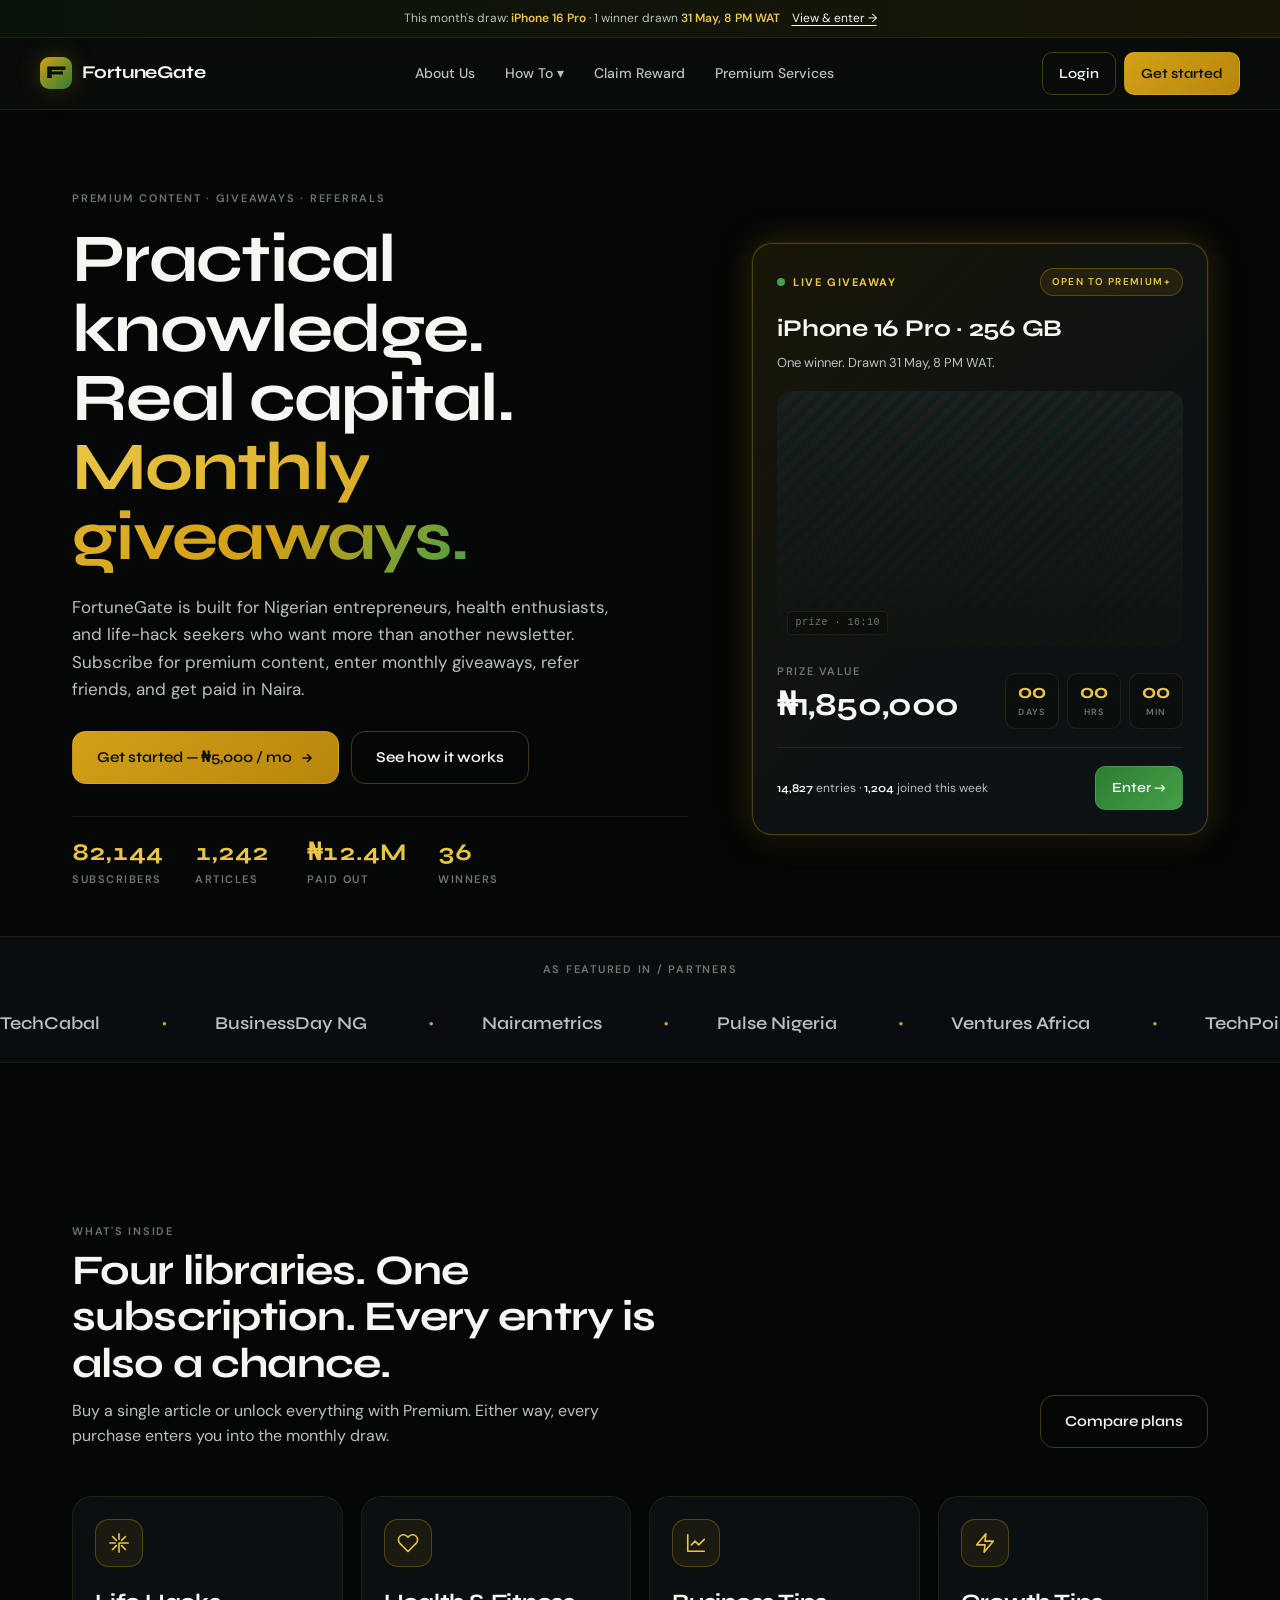
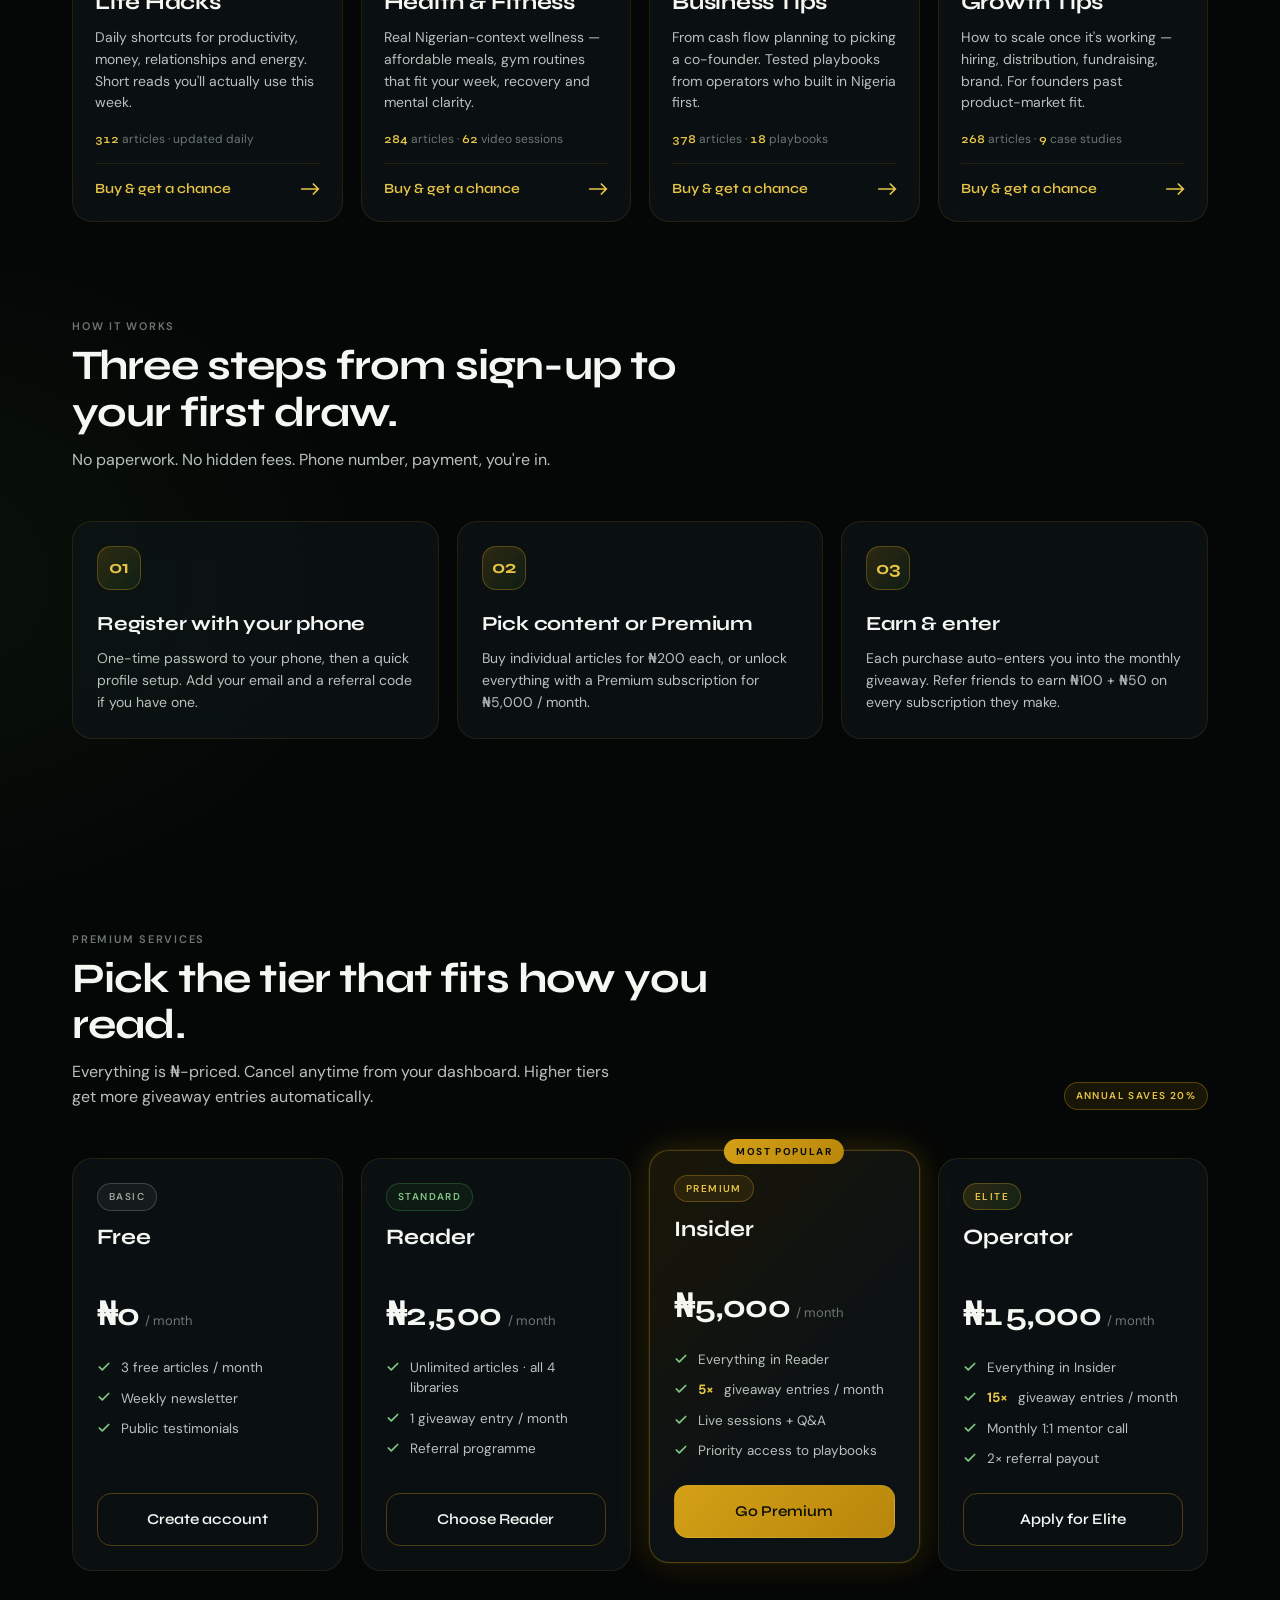
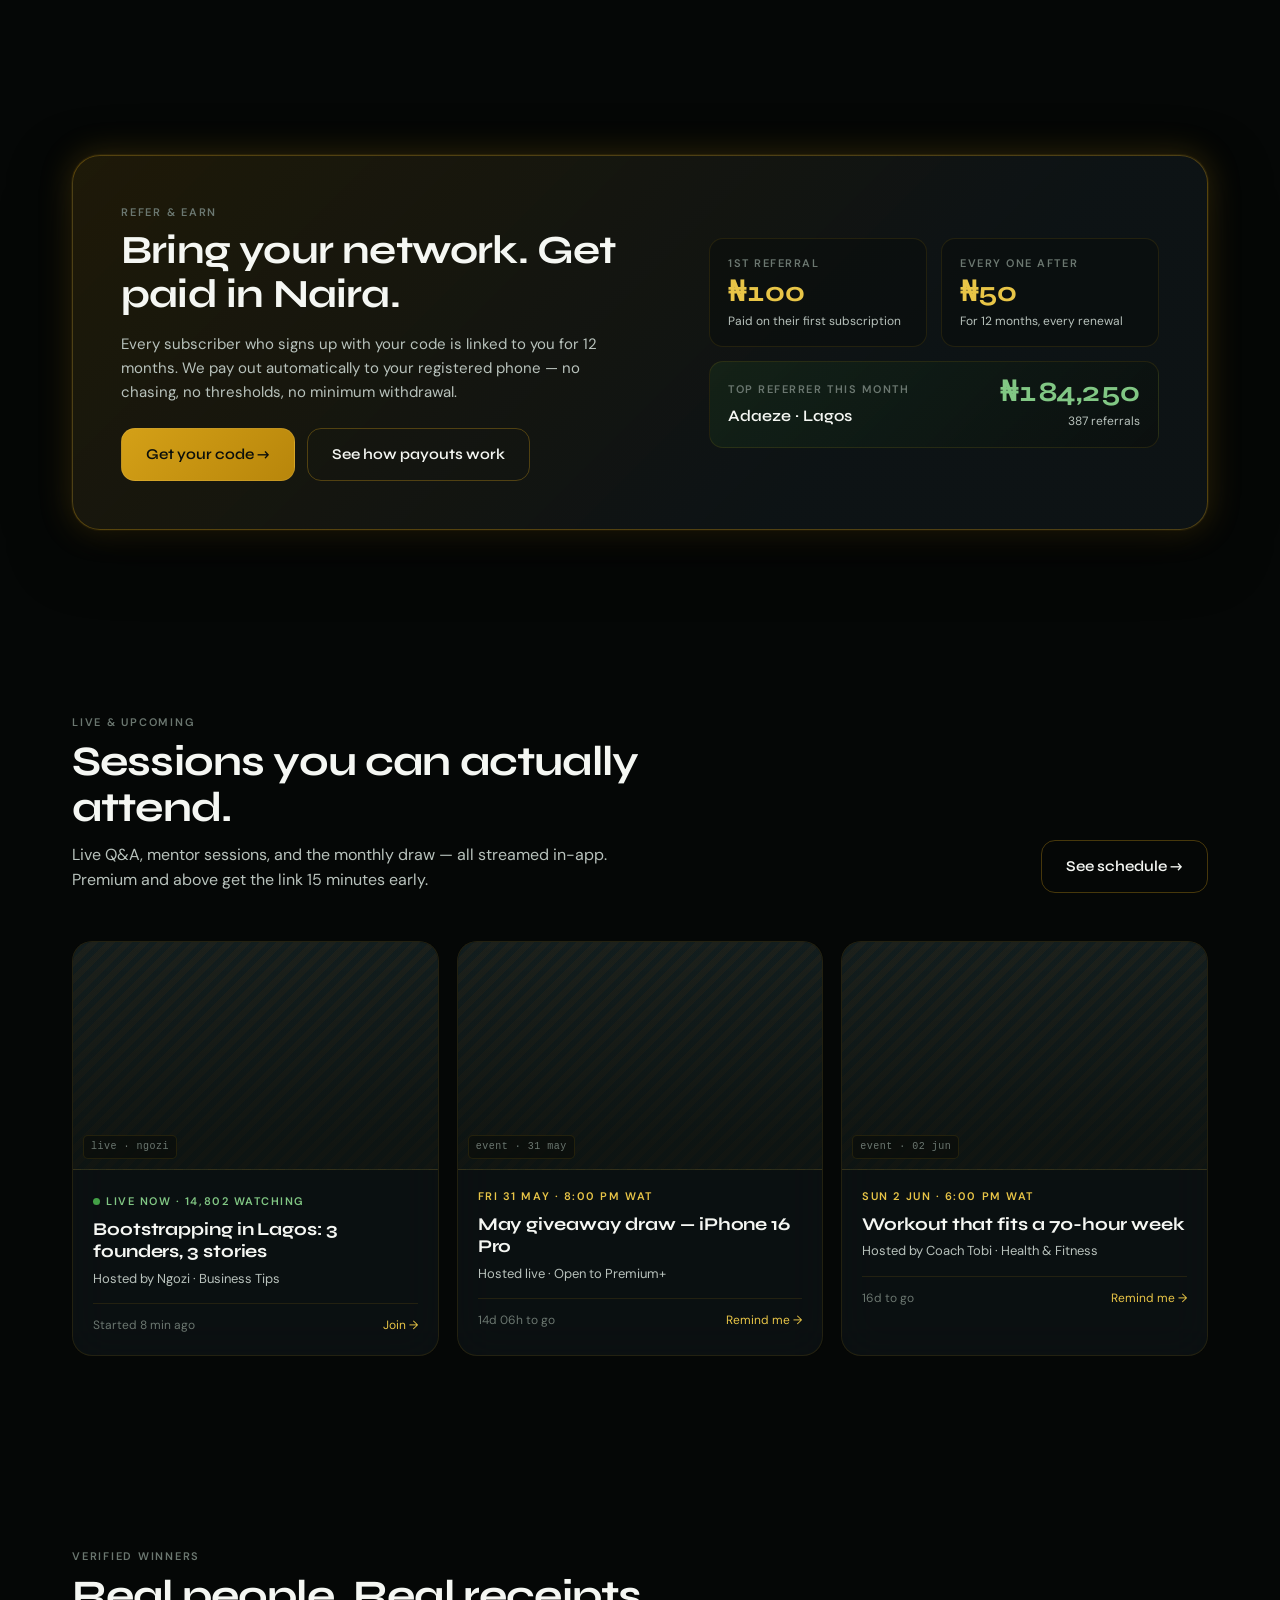
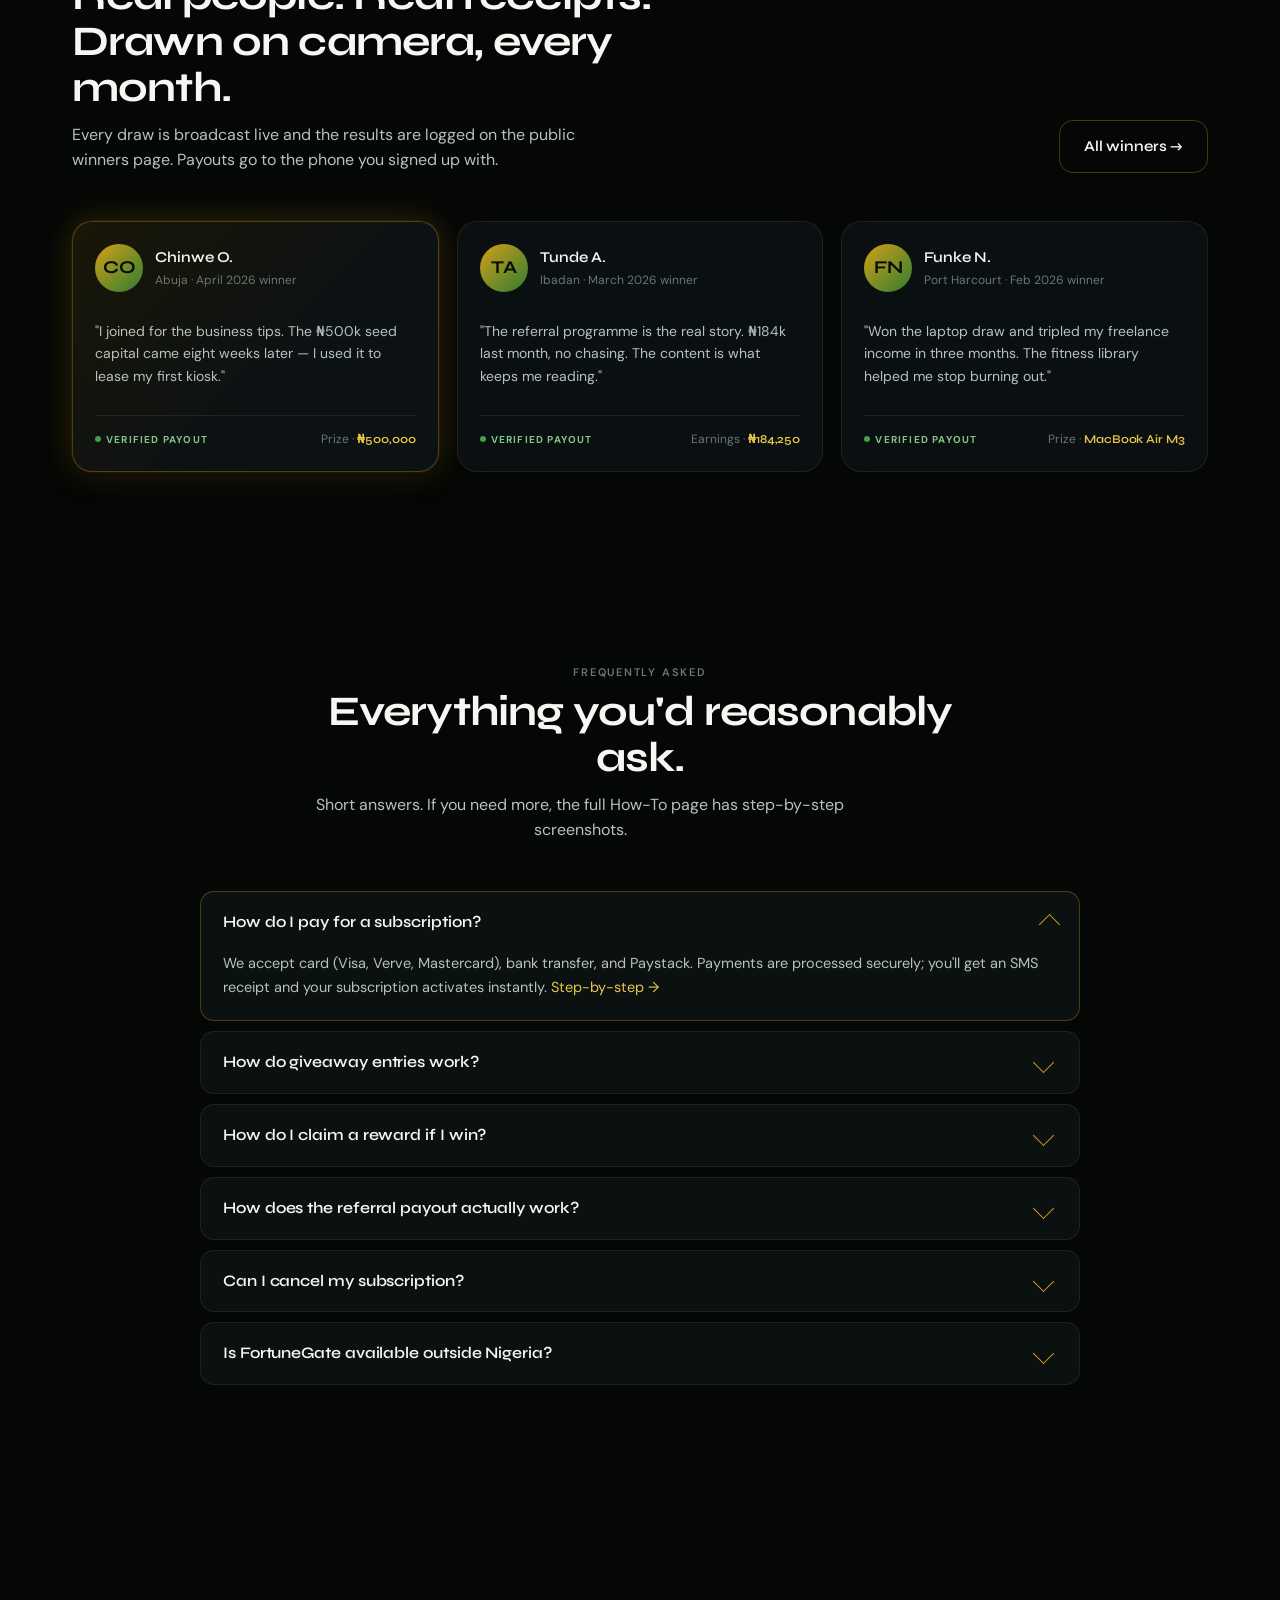
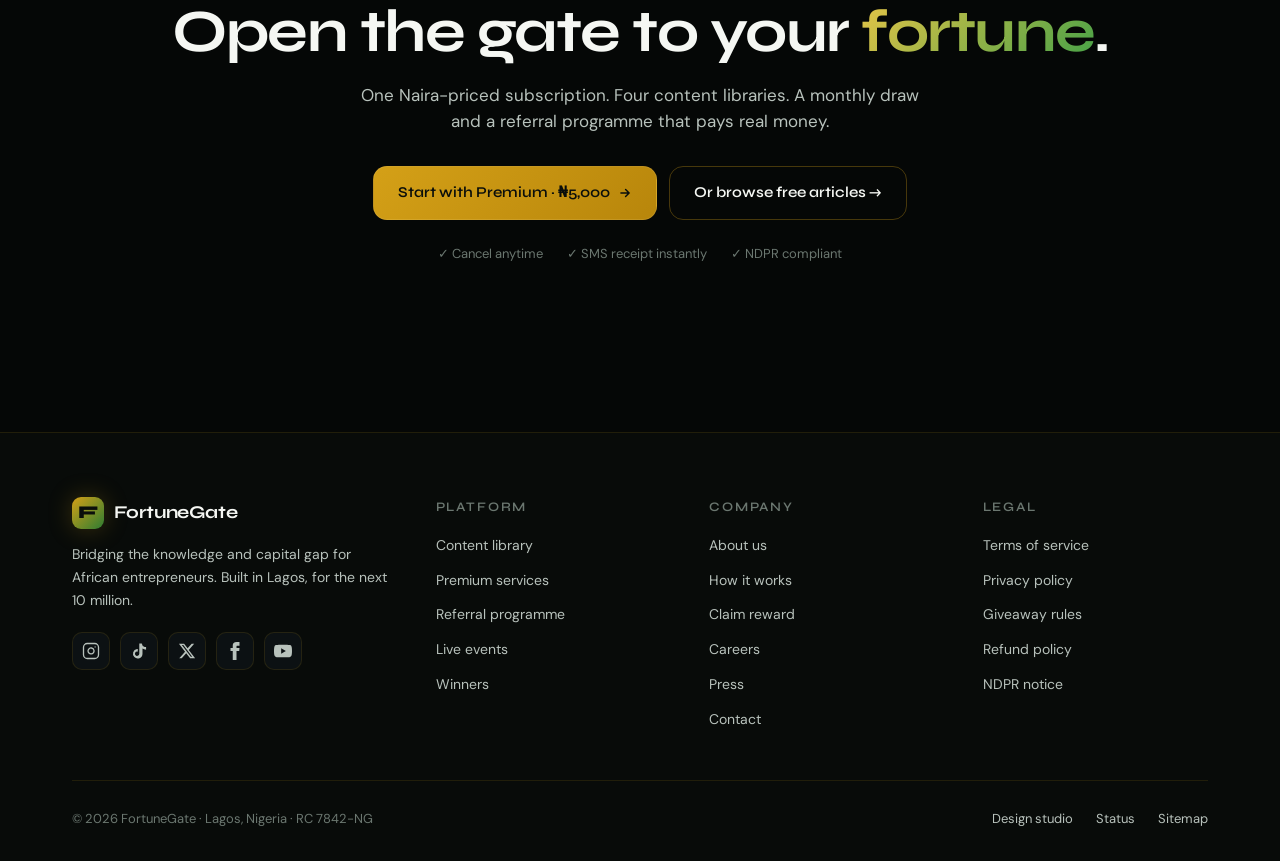
<file: homepage.html>
<!doctype html>
<html lang="en">
<head>
<meta charset="utf-8" />
<meta name="viewport" content="width=device-width, initial-scale=1" />
<title>FortuneGate — Bridging the knowledge &amp; capital gap for African entrepreneurs</title>
<meta name="description" content="Practical business tips, life hacks, health and growth advice — paired with monthly giveaways and a tiered referral programme. Built for Nigerian entrepreneurs." />

<link rel="preconnect" href="https://fonts.googleapis.com" />
<link rel="preconnect" href="https://fonts.gstatic.com" crossorigin />
<link href="https://fonts.googleapis.com/css2?family=DM+Sans:wght@400;500;600;700&family=Syne:wght@500;600;700;800&display=swap" rel="stylesheet" />

<style>
  /* ── Tokens (lifted from fortunegate design system) ── */
  :root{
    --fg-green-900:#1B5E20; --fg-green-700:#2E7D32; --fg-green-500:#43A047; --fg-green-300:#81C784;
    --fg-gold-700:#B8860B; --fg-gold-500:#D4A017; --fg-gold-300:#E8C547;

    --fg-bg-base:#0A0E0B; --fg-bg-raised:#11181C; --fg-bg-overlay:#1A2421;
    --fg-border:rgba(212,160,23,.12); --fg-border-hi:rgba(212,160,23,.32);
    --fg-text-hi:#F5F7F3; --fg-text-mid:#B8C2BC; --fg-text-lo:#6B7770;
    --fg-danger:#DC2626; --fg-success:#43A047;

    --font-display:'Syne',sans-serif;
    --font-body:'DM Sans',sans-serif;

    --r-md:14px; --r-lg:20px; --r-xl:28px; --r-pill:999px;
    --shadow-md:0 8px 24px rgba(0,0,0,.45),0 0 0 1px rgba(212,160,23,.08);
    --shadow-lg:0 20px 60px rgba(0,0,0,.5),0 0 0 1px rgba(212,160,23,.1);
    --shadow-glow-gold:0 0 32px rgba(212,160,23,.25);
    --shadow-glow-green:0 0 32px rgba(46,125,50,.3);
  }
  *{box-sizing:border-box}
  html,body{margin:0;padding:0;background:var(--fg-bg-base);color:var(--fg-text-hi);font-family:var(--font-body);line-height:1.55;-webkit-font-smoothing:antialiased}
  body{
    background:
      radial-gradient(1200px 800px at 85% -10%, rgba(212,160,23,.10), transparent 60%),
      radial-gradient(900px 600px at -10% 30%, rgba(46,125,50,.10), transparent 55%),
      radial-gradient(700px 500px at 50% 110%, rgba(212,160,23,.06), transparent 55%),
      #050706;
    overflow-x:hidden;
  }
  a{color:inherit;text-decoration:none}
  img{display:block;max-width:100%}
  .wrap{max-width:1200px;margin:0 auto;padding:0 32px}
  @media (max-width:720px){.wrap{padding:0 20px}}

  /* utility */
  .display{font-family:var(--font-display);font-weight:700;letter-spacing:-.015em}
  .num{font-family:var(--font-display);font-weight:600;font-variant-numeric:tabular-nums;letter-spacing:-.01em}
  .overline{font-family:var(--font-body);font-weight:600;font-size:11px;letter-spacing:.16em;text-transform:uppercase;color:var(--fg-text-lo)}
  .mid{color:var(--fg-text-mid)}
  .lo{color:var(--fg-text-lo)}
  .row{display:flex;align-items:center;gap:12px}

  /* glass surfaces */
  .glass{
    background:rgba(17,24,28,.55);
    backdrop-filter:blur(20px) saturate(140%);
    -webkit-backdrop-filter:blur(20px) saturate(140%);
    border:1px solid var(--fg-border);
    border-radius:var(--r-lg);
  }
  .glass-gold{
    background:linear-gradient(135deg,rgba(212,160,23,.10) 0%,rgba(17,24,28,.65) 60%);
    border:1px solid var(--fg-border-hi);
    border-radius:var(--r-lg);
    box-shadow:var(--shadow-md),var(--shadow-glow-gold);
  }

  /* buttons */
  .btn{
    font-family:var(--font-display);font-weight:600;font-size:15px;
    border-radius:var(--r-md);border:1px solid rgba(255,255,255,.08);
    padding:14px 24px;cursor:pointer;display:inline-flex;align-items:center;justify-content:center;gap:8px;
    color:var(--fg-text-hi);background:transparent;transition:transform .15s ease,box-shadow .2s ease,border-color .15s ease;
    white-space:nowrap;
  }
  .btn-primary{background:linear-gradient(135deg,var(--fg-green-700),var(--fg-green-500));border-color:rgba(255,255,255,.08)}
  .btn-primary:hover{transform:translateY(-1px);box-shadow:var(--shadow-glow-green)}
  .btn-gold{background:linear-gradient(135deg,var(--fg-gold-500),var(--fg-gold-700));color:#0A0E0B}
  .btn-gold:hover{transform:translateY(-1px);box-shadow:var(--shadow-glow-gold)}
  .btn-ghost{border-color:var(--fg-border-hi)}
  .btn-ghost:hover{border-color:var(--fg-gold-500);color:var(--fg-gold-300)}
  .btn-sm{padding:10px 16px;font-size:14px;border-radius:10px}

  /* tier badges */
  .tier{display:inline-flex;align-items:center;gap:6px;padding:5px 11px;border-radius:var(--r-pill);font-family:var(--font-body);font-weight:600;font-size:10px;letter-spacing:.14em;text-transform:uppercase;border:1px solid var(--fg-border)}
  .tier-basic{color:#9aa39d;border-color:rgba(154,163,157,.3);background:rgba(154,163,157,.08)}
  .tier-std{color:var(--fg-green-300);border-color:rgba(67,160,71,.32);background:rgba(67,160,71,.08)}
  .tier-prem{color:var(--fg-gold-300);border-color:var(--fg-border-hi);background:rgba(212,160,23,.10)}
  .tier-elite{background:linear-gradient(135deg,rgba(212,160,23,.18),rgba(46,125,50,.18));color:var(--fg-gold-300);border-color:var(--fg-border-hi)}

  /* image placeholder pattern */
  .img-ph{
    background:
      linear-gradient(180deg,transparent 0%,rgba(10,14,11,.6) 90%),
      repeating-linear-gradient(135deg,rgba(212,160,23,.06) 0 6px,rgba(67,160,71,.04) 6px 12px),
      var(--fg-bg-raised);
    border-radius:var(--r-md);
    position:relative;
    overflow:hidden;
  }
  .img-ph::after{content:attr(data-label);position:absolute;left:10px;bottom:10px;font-family:'JetBrains Mono','SF Mono',ui-monospace,monospace;font-size:10px;color:var(--fg-text-lo);letter-spacing:.05em;background:rgba(10,14,11,.7);padding:3px 7px;border-radius:5px;border:1px solid var(--fg-border)}

  /* ── Topbar ── */
  .topbar{
    position:sticky;top:0;z-index:50;
    backdrop-filter:blur(18px) saturate(140%);-webkit-backdrop-filter:blur(18px) saturate(140%);
    background:rgba(10,14,11,.78);
    border-bottom:1px solid var(--fg-border);
  }
  .topbar .inner{display:flex;align-items:center;justify-content:space-between;gap:24px;padding:14px 0}
  .brand{display:flex;align-items:center;gap:10px;font-family:var(--font-display);font-weight:700;font-size:18px;letter-spacing:-.005em}
  .brand .l{width:32px;height:32px;border-radius:9px;background:linear-gradient(135deg,var(--fg-gold-500),var(--fg-green-700));display:flex;align-items:center;justify-content:center;font-weight:800;color:#0A0E0B;font-size:18px;box-shadow:0 0 24px rgba(212,160,23,.25)}
  .nav{display:flex;align-items:center;gap:6px}
  .nav a{
    font-size:14px;font-weight:500;color:var(--fg-text-mid);
    padding:8px 12px;border-radius:10px;transition:.15s;
  }
  .nav a:hover{color:var(--fg-text-hi);background:rgba(212,160,23,.06)}
  .nav .has-drop{position:relative}
  .nav .drop{
    position:absolute;top:calc(100% + 8px);left:0;min-width:220px;
    background:var(--fg-bg-overlay);border:1px solid var(--fg-border);
    border-radius:var(--r-md);padding:6px;
    opacity:0;pointer-events:none;transform:translateY(-4px);transition:.15s;
    box-shadow:var(--shadow-md);
  }
  .nav .has-drop:hover .drop,.nav .has-drop:focus-within .drop{opacity:1;pointer-events:auto;transform:none}
  .nav .drop a{display:block;padding:10px 12px;font-size:13px;border-radius:8px}
  .auth{display:flex;align-items:center;gap:8px}
  .mobile-toggle{display:none;background:none;border:none;color:var(--fg-text-hi);cursor:pointer;padding:6px}
  @media (max-width:880px){
    .nav,.auth .btn:first-child{display:none}
    .mobile-toggle{display:block}
  }

  /* announcement strip */
  .strip{
    border-bottom:1px solid var(--fg-border);
    background:linear-gradient(90deg,rgba(46,125,50,.10),rgba(212,160,23,.10));
    font-size:12px;color:var(--fg-text-mid);
  }
  .strip .inner{display:flex;align-items:center;justify-content:center;gap:12px;padding:9px 0;flex-wrap:wrap;text-align:center}
  .strip b{color:var(--fg-gold-300);font-weight:600}
  .strip a{color:var(--fg-text-hi);text-decoration:underline;text-underline-offset:3px}

  /* ── Hero ── */
  .hero{padding:80px 0 64px;position:relative}
  .hero .grid{display:grid;grid-template-columns:1.15fr .85fr;gap:64px;align-items:center}
  @media (max-width:960px){.hero .grid{grid-template-columns:1fr;gap:36px}.hero{padding:48px 0 24px}}
  .hero h1{
    font-family:var(--font-display);font-weight:700;
    font-size:clamp(40px,5.6vw,68px);line-height:1.02;letter-spacing:-.025em;margin:18px 0 22px;
  }
  .hero h1 em{font-style:normal;background:linear-gradient(135deg,var(--fg-gold-300),var(--fg-gold-500) 70%,var(--fg-green-500));-webkit-background-clip:text;background-clip:text;color:transparent}
  .hero .lead{font-size:17px;line-height:1.6;color:var(--fg-text-mid);max-width:560px;margin:0 0 28px}
  .hero .cta-row{display:flex;gap:12px;flex-wrap:wrap;margin-bottom:32px}
  .hero .meta{display:flex;gap:32px;flex-wrap:wrap;padding-top:24px;border-top:1px solid var(--fg-border)}
  .hero .meta .m{min-width:80px}
  .hero .meta .v{font-family:var(--font-display);font-weight:700;font-size:24px;color:var(--fg-gold-300);font-variant-numeric:tabular-nums;line-height:1}
  .hero .meta .k{font-size:11px;color:var(--fg-text-lo);text-transform:uppercase;letter-spacing:.14em;margin-top:6px;font-weight:600}

  /* hero card – live giveaway preview */
  .hero-card{
    padding:24px;position:relative;overflow:hidden;
  }
  .hero-card .label{display:flex;align-items:center;justify-content:space-between;margin-bottom:14px}
  .hero-card .live-dot{display:inline-flex;align-items:center;gap:8px;font-size:11px;font-weight:700;color:var(--fg-gold-300);letter-spacing:.14em;text-transform:uppercase}
  .hero-card .live-dot::before{content:'';width:8px;height:8px;border-radius:50%;background:#43A047;box-shadow:0 0 0 0 rgba(67,160,71,.6);animation:pulse 1.6s ease-out infinite}
  @keyframes pulse{0%{box-shadow:0 0 0 0 rgba(67,160,71,.6)}70%{box-shadow:0 0 0 10px rgba(67,160,71,0)}100%{box-shadow:0 0 0 0 rgba(67,160,71,0)}}
  .hero-card h3{font-family:var(--font-display);font-weight:700;font-size:24px;margin:4px 0 6px;letter-spacing:-.01em}
  .hero-card .sub{color:var(--fg-text-mid);font-size:13px;margin-bottom:18px}
  .hero-card .img{aspect-ratio:16/10;margin-bottom:18px}
  .hero-card .row{justify-content:space-between;align-items:flex-end;margin-bottom:16px}
  .hero-card .pot .k{font-size:11px;color:var(--fg-text-lo);letter-spacing:.14em;text-transform:uppercase;font-weight:600}
  .hero-card .pot .v{font-family:var(--font-display);font-weight:700;font-size:32px;color:var(--fg-text-hi);letter-spacing:-.015em}

  .countdown{display:flex;gap:8px}
  .countdown .seg{
    background:rgba(10,14,11,.6);border:1px solid var(--fg-border);border-radius:10px;
    padding:8px 10px;min-width:54px;text-align:center;
  }
  .countdown .seg .v{font-family:var(--font-display);font-weight:700;font-size:20px;color:var(--fg-gold-300);font-variant-numeric:tabular-nums;display:block;line-height:1}
  .countdown .seg .k{font-size:9px;color:var(--fg-text-lo);letter-spacing:.14em;text-transform:uppercase;font-weight:600;margin-top:4px;display:block}

  .hero-card .footer{margin-top:18px;padding-top:18px;border-top:1px solid var(--fg-border);display:flex;align-items:center;justify-content:space-between;gap:12px}
  .hero-card .entries{font-size:12px;color:var(--fg-text-mid)}
  .hero-card .entries b{color:var(--fg-text-hi);font-family:var(--font-display);font-weight:600}

  /* ── Marquee social proof ── */
  .proof{padding:24px 0 0;border-top:1px solid var(--fg-border);border-bottom:1px solid var(--fg-border);overflow:hidden;background:rgba(17,24,28,.4);margin-top:48px}
  .proof .label{text-align:center;color:var(--fg-text-lo);font-size:11px;letter-spacing:.16em;text-transform:uppercase;font-weight:600;margin-bottom:16px}
  .proof .marquee{display:flex;gap:48px;align-items:center;padding:16px 0 24px;animation:scroll 40s linear infinite;width:max-content;color:var(--fg-text-mid);font-family:var(--font-display);font-weight:600;font-size:18px}
  .proof .marquee span{display:inline-flex;align-items:center;gap:14px;white-space:nowrap}
  .proof .marquee span::after{content:'●';color:var(--fg-gold-500);font-size:8px;margin-left:48px}
  @keyframes scroll{from{transform:translateX(0)}to{transform:translateX(-50%)}}

  /* ── Section structure ── */
  section{padding:96px 0;position:relative}
  @media (max-width:720px){section{padding:64px 0}}
  .sec-head{margin-bottom:48px;display:flex;align-items:flex-end;justify-content:space-between;gap:24px;flex-wrap:wrap}
  .sec-head .l{max-width:680px}
  .sec-head h2{font-family:var(--font-display);font-weight:700;font-size:clamp(28px,4vw,42px);line-height:1.1;letter-spacing:-.02em;margin:8px 0 12px}
  .sec-head p{color:var(--fg-text-mid);font-size:16px;margin:0;max-width:560px}

  /* categories */
  .cats{display:grid;grid-template-columns:repeat(4,1fr);gap:18px}
  @media (max-width:1024px){.cats{grid-template-columns:repeat(2,1fr)}}
  @media (max-width:520px){.cats{grid-template-columns:1fr}}
  .cat{
    padding:22px;display:flex;flex-direction:column;cursor:pointer;
    transition:transform .2s ease,border-color .15s ease,box-shadow .2s ease;
    position:relative;overflow:hidden;
  }
  .cat:hover{transform:translateY(-4px);border-color:var(--fg-border-hi);box-shadow:var(--shadow-md),var(--shadow-glow-gold)}
  .cat .ico{width:48px;height:48px;border-radius:14px;display:flex;align-items:center;justify-content:center;margin-bottom:18px;background:rgba(212,160,23,.08);border:1px solid var(--fg-border-hi);color:var(--fg-gold-300)}
  .cat h3{font-family:var(--font-display);font-weight:700;font-size:22px;margin:0 0 8px;letter-spacing:-.01em}
  .cat p{color:var(--fg-text-mid);font-size:14px;margin:0 0 16px;line-height:1.55;flex:1}
  .cat .stat{font-size:12px;color:var(--fg-text-lo);margin-bottom:14px}
  .cat .stat b{color:var(--fg-gold-300);font-family:var(--font-display);font-weight:600;font-variant-numeric:tabular-nums}
  .cat .cta{
    display:flex;align-items:center;justify-content:space-between;
    padding-top:14px;border-top:1px solid var(--fg-border);
    font-family:var(--font-display);font-weight:600;font-size:14px;color:var(--fg-gold-300);
  }
  .cat .cta svg{transition:transform .15s ease}
  .cat:hover .cta svg{transform:translateX(4px)}

  /* ── How it works ── */
  .steps{display:grid;grid-template-columns:repeat(3,1fr);gap:18px}
  @media (max-width:880px){.steps{grid-template-columns:1fr}}
  .step{padding:24px;position:relative}
  .step .num-badge{
    width:44px;height:44px;border-radius:14px;display:flex;align-items:center;justify-content:center;
    background:linear-gradient(135deg,rgba(212,160,23,.18),rgba(46,125,50,.12));
    border:1px solid var(--fg-border-hi);font-family:var(--font-display);font-weight:700;color:var(--fg-gold-300);
    font-size:18px;margin-bottom:18px;
  }
  .step h3{font-family:var(--font-display);font-weight:700;font-size:20px;margin:0 0 8px;letter-spacing:-.01em}
  .step p{color:var(--fg-text-mid);font-size:14px;margin:0;line-height:1.6}

  /* ── Plans ── */
  .plans{display:grid;grid-template-columns:repeat(4,1fr);gap:18px}
  @media (max-width:1024px){.plans{grid-template-columns:repeat(2,1fr)}}
  @media (max-width:520px){.plans{grid-template-columns:1fr}}
  .plan{padding:24px;display:flex;flex-direction:column;position:relative;transition:transform .2s ease}
  .plan:hover{transform:translateY(-2px)}
  .plan .plan-h{margin-bottom:18px}
  .plan h3{font-family:var(--font-display);font-weight:700;font-size:22px;margin:10px 0 4px}
  .plan .price{margin:14px 0 18px}
  .plan .price .v{font-family:var(--font-display);font-weight:700;font-size:32px;letter-spacing:-.015em;color:var(--fg-text-hi);font-variant-numeric:tabular-nums}
  .plan .price .u{font-size:13px;color:var(--fg-text-lo);margin-left:6px}
  .plan ul{list-style:none;padding:0;margin:0 0 24px;display:flex;flex-direction:column;gap:10px;flex:1}
  .plan li{display:flex;gap:10px;font-size:13.5px;color:var(--fg-text-mid);line-height:1.5}
  .plan li svg{flex:none;color:var(--fg-green-300);margin-top:2px}
  .plan.recommended{transform:translateY(-8px);border-color:var(--fg-border-hi);box-shadow:var(--shadow-md),var(--shadow-glow-gold)}
  .plan.recommended .ribbon{position:absolute;top:-12px;left:50%;transform:translateX(-50%);font-size:10px;letter-spacing:.16em;text-transform:uppercase;font-weight:700;background:linear-gradient(135deg,var(--fg-gold-500),var(--fg-gold-700));color:#0A0E0B;padding:5px 12px;border-radius:var(--r-pill)}

  /* ── Winners / testimonials ── */
  .winners{position:relative}
  .winner-grid{display:grid;grid-template-columns:repeat(3,1fr);gap:18px}
  @media (max-width:880px){.winner-grid{grid-template-columns:1fr}}
  .winner{padding:22px;display:flex;flex-direction:column;gap:14px}
  .winner .top{display:flex;align-items:center;gap:12px}
  .winner .avatar{width:48px;height:48px;border-radius:50%;background:linear-gradient(135deg,var(--fg-gold-500),var(--fg-green-700));display:flex;align-items:center;justify-content:center;font-family:var(--font-display);font-weight:700;color:#0A0E0B;font-size:18px;flex:none}
  .winner .info .n{font-family:var(--font-display);font-weight:600;font-size:15px}
  .winner .info .loc{font-size:12px;color:var(--fg-text-lo);margin-top:2px}
  .winner .quote{font-size:14px;color:var(--fg-text-mid);line-height:1.6;flex:1}
  .winner .prize{display:flex;justify-content:space-between;align-items:center;padding-top:14px;border-top:1px solid var(--fg-border);font-size:12px;color:var(--fg-text-lo)}
  .winner .prize b{color:var(--fg-gold-300);font-family:var(--font-display);font-weight:600;letter-spacing:-.005em}
  .verified{display:inline-flex;align-items:center;gap:5px;font-size:10px;font-weight:700;color:var(--fg-green-300);letter-spacing:.12em;text-transform:uppercase}
  .verified::before{content:'';width:6px;height:6px;border-radius:50%;background:var(--fg-green-500)}

  /* ── Referral payout band ── */
  .referral{padding:88px 0}
  .referral .card{
    padding:48px;display:grid;grid-template-columns:1.2fr 1fr;gap:48px;align-items:center;
    background:linear-gradient(135deg,rgba(212,160,23,.12),rgba(17,24,28,.7) 70%);
    border:1px solid var(--fg-border-hi);border-radius:var(--r-xl);
    box-shadow:var(--shadow-lg),var(--shadow-glow-gold);
    overflow:hidden;position:relative;
  }
  @media (max-width:880px){.referral .card{grid-template-columns:1fr;padding:32px;gap:32px}}
  .referral h2{font-family:var(--font-display);font-weight:700;font-size:clamp(28px,3.8vw,40px);line-height:1.08;letter-spacing:-.02em;margin:8px 0 16px}
  .referral p{color:var(--fg-text-mid);font-size:15px;margin:0 0 24px;max-width:480px;line-height:1.6}
  .payout-pills{display:flex;gap:14px;flex-wrap:wrap}
  .payout-pill{
    flex:1;min-width:160px;
    background:rgba(10,14,11,.55);border:1px solid var(--fg-border);border-radius:var(--r-md);
    padding:16px 18px;
  }
  .payout-pill .k{font-size:11px;color:var(--fg-text-lo);letter-spacing:.14em;text-transform:uppercase;font-weight:600;margin-bottom:6px}
  .payout-pill .v{font-family:var(--font-display);font-weight:700;font-size:28px;color:var(--fg-gold-300);font-variant-numeric:tabular-nums;line-height:1;letter-spacing:-.015em}
  .payout-pill .sub{font-size:12px;color:var(--fg-text-mid);margin-top:6px}

  /* ── FAQ ── */
  .faq{display:flex;flex-direction:column;gap:10px;max-width:880px;margin:0 auto}
  .faq details{
    background:rgba(17,24,28,.55);border:1px solid var(--fg-border);border-radius:var(--r-md);
    transition:border-color .15s ease;
  }
  .faq details[open]{border-color:var(--fg-border-hi)}
  .faq summary{
    list-style:none;cursor:pointer;padding:18px 22px;
    display:flex;align-items:center;justify-content:space-between;gap:16px;
    font-family:var(--font-display);font-weight:600;font-size:16px;letter-spacing:-.005em;
  }
  .faq summary::-webkit-details-marker{display:none}
  .faq summary::after{
    content:'';width:14px;height:14px;border-right:1.5px solid var(--fg-gold-500);border-bottom:1.5px solid var(--fg-gold-500);
    transform:rotate(45deg);margin-right:6px;transition:transform .2s ease;flex:none;
  }
  .faq details[open] summary::after{transform:rotate(-135deg);margin-right:0;margin-bottom:-4px}
  .faq .a{padding:0 22px 20px;color:var(--fg-text-mid);font-size:14.5px;line-height:1.65}

  /* ── Live events ── */
  .events{display:grid;grid-template-columns:repeat(3,1fr);gap:18px}
  @media (max-width:880px){.events{grid-template-columns:1fr}}
  .event{display:flex;flex-direction:column;overflow:hidden}
  .event .media{aspect-ratio:16/10;border-bottom:1px solid var(--fg-border);border-radius:0}
  .event .body{padding:18px 20px 20px}
  .event .when{font-size:11px;color:var(--fg-gold-300);letter-spacing:.14em;text-transform:uppercase;font-weight:600;margin-bottom:8px}
  .event h3{font-family:var(--font-display);font-weight:700;font-size:18px;margin:0 0 6px;letter-spacing:-.005em;line-height:1.25}
  .event .by{font-size:13px;color:var(--fg-text-mid);margin:0 0 14px}
  .event .meta{display:flex;justify-content:space-between;align-items:center;font-size:12px;color:var(--fg-text-lo);padding-top:12px;border-top:1px solid var(--fg-border)}
  .event.live .when{color:var(--fg-green-300);display:inline-flex;align-items:center;gap:6px}
  .event.live .when::before{content:'';width:7px;height:7px;border-radius:50%;background:var(--fg-green-500);box-shadow:0 0 0 0 rgba(67,160,71,.6);animation:pulse 1.4s ease-out infinite}

  /* ── Final CTA ── */
  .final{padding:120px 0;text-align:center;position:relative}
  .final h2{font-family:var(--font-display);font-weight:700;font-size:clamp(36px,5vw,60px);letter-spacing:-.025em;line-height:1.04;margin:0 0 18px}
  .final h2 em{font-style:normal;background:linear-gradient(135deg,var(--fg-gold-300),var(--fg-green-500));-webkit-background-clip:text;background-clip:text;color:transparent}
  .final p{font-size:17px;color:var(--fg-text-mid);max-width:560px;margin:0 auto 32px}
  .final .row{justify-content:center;flex-wrap:wrap}

  /* ── Footer ── */
  footer{border-top:1px solid var(--fg-border);background:rgba(10,14,11,.7);padding:64px 0 32px;margin-top:48px}
  .ft-grid{display:grid;grid-template-columns:1.4fr 1fr 1fr 1fr;gap:48px;margin-bottom:48px}
  @media (max-width:880px){.ft-grid{grid-template-columns:1fr 1fr;gap:36px}}
  @media (max-width:520px){.ft-grid{grid-template-columns:1fr}}
  .ft-col h4{font-family:var(--font-display);font-weight:600;font-size:13px;letter-spacing:.14em;text-transform:uppercase;color:var(--fg-text-lo);margin:0 0 16px}
  .ft-col ul{list-style:none;padding:0;margin:0;display:flex;flex-direction:column;gap:10px}
  .ft-col a{color:var(--fg-text-mid);font-size:14px;transition:.15s}
  .ft-col a:hover{color:var(--fg-gold-300)}
  .ft-about p{color:var(--fg-text-mid);font-size:14px;line-height:1.65;margin:14px 0 20px;max-width:340px}
  .socials{display:flex;gap:10px}
  .socials a{
    width:38px;height:38px;border-radius:10px;
    border:1px solid var(--fg-border);background:rgba(17,24,28,.55);
    display:flex;align-items:center;justify-content:center;color:var(--fg-text-mid);transition:.15s;
  }
  .socials a:hover{color:var(--fg-gold-300);border-color:var(--fg-border-hi);transform:translateY(-2px)}
  .ft-bot{padding-top:28px;border-top:1px solid var(--fg-border);display:flex;justify-content:space-between;align-items:center;flex-wrap:wrap;gap:16px;font-size:13px;color:var(--fg-text-lo)}
  .ft-bot a{color:var(--fg-text-mid);margin-left:20px}
  .ft-bot a:hover{color:var(--fg-gold-300)}

  /* mobile menu */
  .mob-menu{display:none;border-top:1px solid var(--fg-border);background:rgba(10,14,11,.95);padding:14px 0}
  .mob-menu.open{display:block}
  .mob-menu .wrap{display:flex;flex-direction:column;gap:4px}
  .mob-menu a{padding:12px 8px;font-size:15px;color:var(--fg-text-mid);font-family:var(--font-body);font-weight:500;border-bottom:1px solid var(--fg-border)}
  .mob-menu a:last-child{border-bottom:none}
  .mob-menu .auth-row{display:flex;gap:10px;margin-top:14px}
  .mob-menu .auth-row .btn{flex:1}

  /* accessibility */
  :focus-visible{outline:3px solid var(--fg-gold-500);outline-offset:2px;border-radius:6px}
  @media (prefers-reduced-motion: reduce){
    *,*::before,*::after{animation-duration:.001s!important;animation-iteration-count:1!important;transition-duration:.001s!important}
    .proof .marquee{animation:none}
  }
</style>
</head>
<body>

<!-- Announcement -->
<div class="strip">
  <div class="wrap inner">
    <span>This month's draw: <b>iPhone 16 Pro</b> · 1 winner drawn <b>31 May, 8 PM WAT</b></span>
    <a href="#live">View &amp; enter →</a>
  </div>
</div>

<!-- Topbar -->
<header class="topbar">
  <div class="wrap inner">
    <a href="homepage.html" class="brand"><span class="l">F</span><span>FortuneGate</span></a>
    <nav class="nav" aria-label="Primary">
      <a href="about.html">About Us</a>
      <span class="has-drop">
        <a href="how-to.html" aria-haspopup="true">How To ▾</a>
        <div class="drop">
          <a href="how-to.html#signup">Sign up &amp; verify</a>
          <a href="how-to.html#payments">How to make payments</a>
          <a href="how-to.html#rewards">How to claim rewards</a>
          <a href="how-to.html#referrals">Earn from referrals</a>
          <a href="#winners">Winners</a>
        </div>
      </span>
      <a href="claim.html">Claim Reward</a>
      <a href="#plans">Premium Services</a>
    </nav>
    <div class="auth">
      <a class="btn btn-ghost btn-sm" href="02-prototype.html">Login</a>
      <a class="btn btn-gold btn-sm" href="02-prototype.html">Get started</a>
      <button class="mobile-toggle" aria-label="Open menu" onclick="document.getElementById('mobMenu').classList.toggle('open')">
        <svg width="24" height="24" viewBox="0 0 24 24" fill="none" stroke="currentColor" stroke-width="2" stroke-linecap="round"><line x1="3" y1="6" x2="21" y2="6"/><line x1="3" y1="12" x2="21" y2="12"/><line x1="3" y1="18" x2="21" y2="18"/></svg>
      </button>
    </div>
  </div>
  <div class="mob-menu" id="mobMenu">
    <div class="wrap">
      <a href="about.html">About Us</a>
      <a href="how-to.html">How To</a>
      <a href="claim.html">Claim Reward</a>
      <a href="#plans">Premium Services</a>
      <a href="#winners">Winners</a>
      <div class="auth-row">
        <a class="btn btn-ghost btn-sm" href="02-prototype.html">Login</a>
        <a class="btn btn-gold btn-sm" href="02-prototype.html">Get started</a>
      </div>
    </div>
  </div>
</header>

<!-- Hero -->
<section class="hero">
  <div class="wrap">
    <div class="grid">
      <div>
        <div class="overline">Premium content · Giveaways · Referrals</div>
        <h1>Practical knowledge.<br/>Real capital.<br/><em>Monthly giveaways.</em></h1>
        <p class="lead">FortuneGate is built for Nigerian entrepreneurs, health enthusiasts, and life-hack seekers who want more than another newsletter. Subscribe for premium content, enter monthly giveaways, refer friends, and get paid in Naira.</p>
        <div class="cta-row">
          <a class="btn btn-gold" href="02-prototype.html">Get started — ₦5,000 / mo
            <svg width="14" height="14" viewBox="0 0 24 24" fill="none" stroke="currentColor" stroke-width="2.5" stroke-linecap="round"><path d="M5 12h14M13 6l6 6-6 6"/></svg>
          </a>
          <a class="btn btn-ghost" href="how-to.html">See how it works</a>
        </div>
        <div class="meta">
          <div class="m"><div class="v">82,144</div><div class="k">subscribers</div></div>
          <div class="m"><div class="v">1,242</div><div class="k">articles</div></div>
          <div class="m"><div class="v">₦12.4M</div><div class="k">paid out</div></div>
          <div class="m"><div class="v">36</div><div class="k">winners</div></div>
        </div>
      </div>

      <div class="glass-gold hero-card">
        <div class="label">
          <span class="live-dot">Live giveaway</span>
          <span class="tier tier-prem">Open to Premium+</span>
        </div>
        <h3>iPhone 16 Pro · 256 GB</h3>
        <div class="sub">One winner. Drawn 31 May, 8 PM WAT.</div>
        <div class="img img-ph" data-label="prize · 16:10"></div>
        <div class="row">
          <div class="pot">
            <div class="k">Prize value</div>
            <div class="v">₦1,850,000</div>
          </div>
          <div class="countdown" id="cd" aria-label="Countdown to draw">
            <div class="seg"><span class="v" id="cd-d">14</span><span class="k">Days</span></div>
            <div class="seg"><span class="v" id="cd-h">06</span><span class="k">Hrs</span></div>
            <div class="seg"><span class="v" id="cd-m">22</span><span class="k">Min</span></div>
          </div>
        </div>
        <div class="footer">
          <div class="entries"><b>14,827</b> entries · <b>1,204</b> joined this week</div>
          <a class="btn btn-primary btn-sm" href="02-prototype.html">Enter →</a>
        </div>
      </div>
    </div>
  </div>

  <!-- Social proof marquee -->
  <div class="proof">
    <div class="wrap">
      <div class="label">As featured in / partners</div>
    </div>
    <div class="marquee" aria-hidden="true">
      <span>TechCabal</span><span>BusinessDay NG</span><span>Nairametrics</span><span>Pulse Nigeria</span><span>Ventures Africa</span><span>TechPoint Africa</span><span>Guardian Life</span><span>The Cable</span>
      <span>TechCabal</span><span>BusinessDay NG</span><span>Nairametrics</span><span>Pulse Nigeria</span><span>Ventures Africa</span><span>TechPoint Africa</span><span>Guardian Life</span><span>The Cable</span>
    </div>
  </div>
</section>

<!-- Categories -->
<section id="content">
  <div class="wrap">
    <div class="sec-head">
      <div class="l">
        <div class="overline">What's inside</div>
        <h2>Four libraries. One subscription. Every entry is also a chance.</h2>
        <p>Buy a single article or unlock everything with Premium. Either way, every purchase enters you into the monthly draw.</p>
      </div>
      <a class="btn btn-ghost" href="#plans">Compare plans</a>
    </div>

    <div class="cats">
      <a href="02-prototype.html" class="cat glass">
        <div class="ico">
          <svg width="22" height="22" viewBox="0 0 24 24" fill="none" stroke="currentColor" stroke-width="1.75" stroke-linecap="round" stroke-linejoin="round"><path d="M12 2v6m0 4v10M4.93 4.93l4.24 4.24M14.83 14.83l4.24 4.24M2 12h6m4 0h10M4.93 19.07l4.24-4.24M14.83 9.17l4.24-4.24"/></svg>
        </div>
        <h3>Life Hacks</h3>
        <p>Daily shortcuts for productivity, money, relationships and energy. Short reads you'll actually use this week.</p>
        <div class="stat"><b>312</b> articles · updated daily</div>
        <div class="cta">Buy &amp; get a chance
          <svg width="20" height="14" viewBox="0 0 24 14" fill="none" stroke="currentColor" stroke-width="2" stroke-linecap="round"><path d="M2 7h19M16 1l6 6-6 6"/></svg>
        </div>
      </a>

      <a href="02-prototype.html" class="cat glass">
        <div class="ico">
          <svg width="22" height="22" viewBox="0 0 24 24" fill="none" stroke="currentColor" stroke-width="1.75" stroke-linecap="round" stroke-linejoin="round"><path d="M20.84 4.61a5.5 5.5 0 0 0-7.78 0L12 5.67l-1.06-1.06a5.5 5.5 0 1 0-7.78 7.78L12 21.23l8.84-8.84a5.5 5.5 0 0 0 0-7.78z"/></svg>
        </div>
        <h3>Health &amp; Fitness</h3>
        <p>Real Nigerian-context wellness — affordable meals, gym routines that fit your week, recovery and mental clarity.</p>
        <div class="stat"><b>284</b> articles · <b>62</b> video sessions</div>
        <div class="cta">Buy &amp; get a chance
          <svg width="20" height="14" viewBox="0 0 24 14" fill="none" stroke="currentColor" stroke-width="2" stroke-linecap="round"><path d="M2 7h19M16 1l6 6-6 6"/></svg>
        </div>
      </a>

      <a href="02-prototype.html" class="cat glass">
        <div class="ico">
          <svg width="22" height="22" viewBox="0 0 24 24" fill="none" stroke="currentColor" stroke-width="1.75" stroke-linecap="round" stroke-linejoin="round"><path d="M3 3v18h18"/><path d="M7 14l4-4 4 4 6-6"/></svg>
        </div>
        <h3>Business Tips</h3>
        <p>From cash flow planning to picking a co-founder. Tested playbooks from operators who built in Nigeria first.</p>
        <div class="stat"><b>378</b> articles · <b>18</b> playbooks</div>
        <div class="cta">Buy &amp; get a chance
          <svg width="20" height="14" viewBox="0 0 24 14" fill="none" stroke="currentColor" stroke-width="2" stroke-linecap="round"><path d="M2 7h19M16 1l6 6-6 6"/></svg>
        </div>
      </a>

      <a href="02-prototype.html" class="cat glass">
        <div class="ico">
          <svg width="22" height="22" viewBox="0 0 24 24" fill="none" stroke="currentColor" stroke-width="1.75" stroke-linecap="round" stroke-linejoin="round"><path d="M13 2L3 14h9l-1 8 10-12h-9l1-8z"/></svg>
        </div>
        <h3>Growth Tips</h3>
        <p>How to scale once it's working — hiring, distribution, fundraising, brand. For founders past product-market fit.</p>
        <div class="stat"><b>268</b> articles · <b>9</b> case studies</div>
        <div class="cta">Buy &amp; get a chance
          <svg width="20" height="14" viewBox="0 0 24 14" fill="none" stroke="currentColor" stroke-width="2" stroke-linecap="round"><path d="M2 7h19M16 1l6 6-6 6"/></svg>
        </div>
      </a>
    </div>
  </div>
</section>

<!-- How it works -->
<section id="howto" style="padding-top:0">
  <div class="wrap">
    <div class="sec-head">
      <div class="l">
        <div class="overline">How it works</div>
        <h2>Three steps from sign-up to your first draw.</h2>
        <p>No paperwork. No hidden fees. Phone number, payment, you're in.</p>
      </div>
    </div>
    <div class="steps">
      <div class="step glass">
        <div class="num-badge">01</div>
        <h3>Register with your phone</h3>
        <p>One-time password to your phone, then a quick profile setup. Add your email and a referral code if you have one.</p>
      </div>
      <div class="step glass">
        <div class="num-badge">02</div>
        <h3>Pick content or Premium</h3>
        <p>Buy individual articles for ₦200 each, or unlock everything with a Premium subscription for ₦5,000 / month.</p>
      </div>
      <div class="step glass">
        <div class="num-badge">03</div>
        <h3>Earn &amp; enter</h3>
        <p>Each purchase auto-enters you into the monthly giveaway. Refer friends to earn ₦100 + ₦50 on every subscription they make.</p>
      </div>
    </div>
  </div>
</section>

<!-- Plans -->
<section id="plans">
  <div class="wrap">
    <div class="sec-head">
      <div class="l">
        <div class="overline">Premium services</div>
        <h2>Pick the tier that fits how you read.</h2>
        <p>Everything is ₦-priced. Cancel anytime from your dashboard. Higher tiers get more giveaway entries automatically.</p>
      </div>
      <div class="row" style="gap:8px">
        <span class="tier tier-prem">Annual saves 20%</span>
      </div>
    </div>

    <div class="plans">
      <div class="plan glass">
        <div class="plan-h">
          <span class="tier tier-basic">Basic</span>
          <h3>Free</h3>
        </div>
        <div class="price"><span class="v">₦0</span><span class="u">/ month</span></div>
        <ul>
          <li><svg width="14" height="14" viewBox="0 0 24 24" fill="none" stroke="currentColor" stroke-width="3" stroke-linecap="round" stroke-linejoin="round"><path d="M20 6L9 17l-5-5"/></svg>3 free articles / month</li>
          <li><svg width="14" height="14" viewBox="0 0 24 24" fill="none" stroke="currentColor" stroke-width="3" stroke-linecap="round" stroke-linejoin="round"><path d="M20 6L9 17l-5-5"/></svg>Weekly newsletter</li>
          <li><svg width="14" height="14" viewBox="0 0 24 24" fill="none" stroke="currentColor" stroke-width="3" stroke-linecap="round" stroke-linejoin="round"><path d="M20 6L9 17l-5-5"/></svg>Public testimonials</li>
        </ul>
        <a class="btn btn-ghost" href="02-prototype.html">Create account</a>
      </div>

      <div class="plan glass">
        <div class="plan-h">
          <span class="tier tier-std">Standard</span>
          <h3>Reader</h3>
        </div>
        <div class="price"><span class="v">₦2,500</span><span class="u">/ month</span></div>
        <ul>
          <li><svg width="14" height="14" viewBox="0 0 24 24" fill="none" stroke="currentColor" stroke-width="3" stroke-linecap="round" stroke-linejoin="round"><path d="M20 6L9 17l-5-5"/></svg>Unlimited articles · all 4 libraries</li>
          <li><svg width="14" height="14" viewBox="0 0 24 24" fill="none" stroke="currentColor" stroke-width="3" stroke-linecap="round" stroke-linejoin="round"><path d="M20 6L9 17l-5-5"/></svg>1 giveaway entry / month</li>
          <li><svg width="14" height="14" viewBox="0 0 24 24" fill="none" stroke="currentColor" stroke-width="3" stroke-linecap="round" stroke-linejoin="round"><path d="M20 6L9 17l-5-5"/></svg>Referral programme</li>
        </ul>
        <a class="btn btn-ghost" href="02-prototype.html">Choose Reader</a>
      </div>

      <div class="plan glass-gold recommended">
        <span class="ribbon">Most popular</span>
        <div class="plan-h">
          <span class="tier tier-prem">Premium</span>
          <h3>Insider</h3>
        </div>
        <div class="price"><span class="v">₦5,000</span><span class="u">/ month</span></div>
        <ul>
          <li><svg width="14" height="14" viewBox="0 0 24 24" fill="none" stroke="currentColor" stroke-width="3" stroke-linecap="round" stroke-linejoin="round"><path d="M20 6L9 17l-5-5"/></svg>Everything in Reader</li>
          <li><svg width="14" height="14" viewBox="0 0 24 24" fill="none" stroke="currentColor" stroke-width="3" stroke-linecap="round" stroke-linejoin="round"><path d="M20 6L9 17l-5-5"/></svg><b style="color:var(--fg-gold-300)">5×</b> giveaway entries / month</li>
          <li><svg width="14" height="14" viewBox="0 0 24 24" fill="none" stroke="currentColor" stroke-width="3" stroke-linecap="round" stroke-linejoin="round"><path d="M20 6L9 17l-5-5"/></svg>Live sessions + Q&amp;A</li>
          <li><svg width="14" height="14" viewBox="0 0 24 24" fill="none" stroke="currentColor" stroke-width="3" stroke-linecap="round" stroke-linejoin="round"><path d="M20 6L9 17l-5-5"/></svg>Priority access to playbooks</li>
        </ul>
        <a class="btn btn-gold" href="02-prototype.html">Go Premium</a>
      </div>

      <div class="plan glass">
        <div class="plan-h">
          <span class="tier tier-elite">Elite</span>
          <h3>Operator</h3>
        </div>
        <div class="price"><span class="v">₦15,000</span><span class="u">/ month</span></div>
        <ul>
          <li><svg width="14" height="14" viewBox="0 0 24 24" fill="none" stroke="currentColor" stroke-width="3" stroke-linecap="round" stroke-linejoin="round"><path d="M20 6L9 17l-5-5"/></svg>Everything in Insider</li>
          <li><svg width="14" height="14" viewBox="0 0 24 24" fill="none" stroke="currentColor" stroke-width="3" stroke-linecap="round" stroke-linejoin="round"><path d="M20 6L9 17l-5-5"/></svg><b style="color:var(--fg-gold-300)">15×</b> giveaway entries / month</li>
          <li><svg width="14" height="14" viewBox="0 0 24 24" fill="none" stroke="currentColor" stroke-width="3" stroke-linecap="round" stroke-linejoin="round"><path d="M20 6L9 17l-5-5"/></svg>Monthly 1:1 mentor call</li>
          <li><svg width="14" height="14" viewBox="0 0 24 24" fill="none" stroke="currentColor" stroke-width="3" stroke-linecap="round" stroke-linejoin="round"><path d="M20 6L9 17l-5-5"/></svg>2× referral payout</li>
        </ul>
        <a class="btn btn-ghost" href="02-prototype.html">Apply for Elite</a>
      </div>
    </div>
  </div>
</section>

<!-- Referral payout band -->
<section class="referral" id="earn">
  <div class="wrap">
    <div class="card">
      <div>
        <div class="overline">Refer &amp; earn</div>
        <h2>Bring your network. Get paid in Naira.</h2>
        <p>Every subscriber who signs up with your code is linked to you for 12 months. We pay out automatically to your registered phone — no chasing, no thresholds, no minimum withdrawal.</p>
        <div class="row" style="gap:12px;flex-wrap:wrap">
          <a class="btn btn-gold" href="02-prototype.html">Get your code →</a>
          <a class="btn btn-ghost" href="how-to.html">See how payouts work</a>
        </div>
      </div>
      <div>
        <div class="payout-pills">
          <div class="payout-pill">
            <div class="k">1st referral</div>
            <div class="v">₦100</div>
            <div class="sub">Paid on their first subscription</div>
          </div>
          <div class="payout-pill">
            <div class="k">Every one after</div>
            <div class="v">₦50</div>
            <div class="sub">For 12 months, every renewal</div>
          </div>
        </div>
        <div class="payout-pill" style="margin-top:14px;background:linear-gradient(135deg,rgba(46,125,50,.14),rgba(10,14,11,.55))">
          <div class="row" style="justify-content:space-between">
            <div>
              <div class="k">Top referrer this month</div>
              <div style="font-family:var(--font-display);font-weight:600;font-size:16px;margin-top:6px">Adaeze · Lagos</div>
            </div>
            <div style="text-align:right">
              <div class="v" style="color:var(--fg-green-300)">₦184,250</div>
              <div class="sub">387 referrals</div>
            </div>
          </div>
        </div>
      </div>
    </div>
  </div>
</section>

<!-- Live & upcoming events -->
<section id="live">
  <div class="wrap">
    <div class="sec-head">
      <div class="l">
        <div class="overline">Live &amp; upcoming</div>
        <h2>Sessions you can actually attend.</h2>
        <p>Live Q&amp;A, mentor sessions, and the monthly draw — all streamed in-app. Premium and above get the link 15 minutes early.</p>
      </div>
      <a class="btn btn-ghost" href="how-to.html">See schedule →</a>
    </div>
    <div class="events">
      <article class="event glass live">
        <div class="media img-ph" data-label="live · ngozi"></div>
        <div class="body">
          <div class="when">Live now · 14,802 watching</div>
          <h3>Bootstrapping in Lagos: 3 founders, 3 stories</h3>
          <div class="by">Hosted by Ngozi · Business Tips</div>
          <div class="meta"><span>Started 8 min ago</span><a href="#" style="color:var(--fg-gold-300)">Join →</a></div>
        </div>
      </article>
      <article class="event glass">
        <div class="media img-ph" data-label="event · 31 may"></div>
        <div class="body">
          <div class="when">Fri 31 May · 8:00 PM WAT</div>
          <h3>May giveaway draw — iPhone 16 Pro</h3>
          <div class="by">Hosted live · Open to Premium+</div>
          <div class="meta"><span>14d 06h to go</span><a href="#" style="color:var(--fg-gold-300)">Remind me →</a></div>
        </div>
      </article>
      <article class="event glass">
        <div class="media img-ph" data-label="event · 02 jun"></div>
        <div class="body">
          <div class="when">Sun 2 Jun · 6:00 PM WAT</div>
          <h3>Workout that fits a 70-hour week</h3>
          <div class="by">Hosted by Coach Tobi · Health &amp; Fitness</div>
          <div class="meta"><span>16d to go</span><a href="#" style="color:var(--fg-gold-300)">Remind me →</a></div>
        </div>
      </article>
    </div>
  </div>
</section>

<!-- Winners / testimonials -->
<section id="winners">
  <div class="wrap">
    <div class="sec-head">
      <div class="l">
        <div class="overline">Verified winners</div>
        <h2>Real people. Real receipts. Drawn on camera, every month.</h2>
        <p>Every draw is broadcast live and the results are logged on the public winners page. Payouts go to the phone you signed up with.</p>
      </div>
      <a class="btn btn-ghost" href="#winners">All winners →</a>
    </div>

    <div class="winner-grid">
      <article class="winner glass-gold">
        <div class="top">
          <div class="avatar">CO</div>
          <div class="info">
            <div class="n">Chinwe O.</div>
            <div class="loc">Abuja · April 2026 winner</div>
          </div>
        </div>
        <p class="quote">"I joined for the business tips. The ₦500k seed capital came eight weeks later — I used it to lease my first kiosk."</p>
        <div class="prize">
          <span class="verified">Verified payout</span>
          <span>Prize · <b>₦500,000</b></span>
        </div>
      </article>

      <article class="winner glass">
        <div class="top">
          <div class="avatar">TA</div>
          <div class="info">
            <div class="n">Tunde A.</div>
            <div class="loc">Ibadan · March 2026 winner</div>
          </div>
        </div>
        <p class="quote">"The referral programme is the real story. ₦184k last month, no chasing. The content is what keeps me reading."</p>
        <div class="prize">
          <span class="verified">Verified payout</span>
          <span>Earnings · <b>₦184,250</b></span>
        </div>
      </article>

      <article class="winner glass">
        <div class="top">
          <div class="avatar">FN</div>
          <div class="info">
            <div class="n">Funke N.</div>
            <div class="loc">Port Harcourt · Feb 2026 winner</div>
          </div>
        </div>
        <p class="quote">"Won the laptop draw and tripled my freelance income in three months. The fitness library helped me stop burning out."</p>
        <div class="prize">
          <span class="verified">Verified payout</span>
          <span>Prize · <b>MacBook Air M3</b></span>
        </div>
      </article>
    </div>
  </div>
</section>

<!-- FAQ / How To -->
<section id="payments">
  <div class="wrap">
    <div class="sec-head" style="justify-content:center;text-align:center;flex-direction:column;align-items:center">
      <div class="l">
        <div class="overline" style="text-align:center">Frequently asked</div>
        <h2>Everything you'd reasonably ask.</h2>
        <p>Short answers. If you need more, the full How-To page has step-by-step screenshots.</p>
      </div>
    </div>

    <div class="faq">
      <details open>
        <summary>How do I pay for a subscription?</summary>
        <div class="a">We accept card (Visa, Verve, Mastercard), bank transfer, and Paystack. Payments are processed securely; you'll get an SMS receipt and your subscription activates instantly. <a href="#" style="color:var(--fg-gold-300)">Step-by-step →</a></div>
      </details>
      <details>
        <summary>How do giveaway entries work?</summary>
        <div class="a">Every purchase — single article or subscription — auto-enters you into that month's draw. Premium gets 5× entries, Elite gets 15×. The draw is broadcast live on the platform every month.</div>
      </details>
      <details>
        <summary>How do I claim a reward if I win?</summary>
        <div class="a">If your registered phone number is drawn, we call you within 24 hours to verify your details. Payouts under ₦1M land in your bank within 48 hours. Physical prizes (phones, laptops) ship via courier to the address you confirm.</div>
      </details>
      <details>
        <summary>How does the referral payout actually work?</summary>
        <div class="a">You get a unique code at sign-up. Anyone who subscribes using it is linked to you for 12 months. You earn <b style="color:var(--fg-gold-300)">₦100</b> on their first subscription, then <b style="color:var(--fg-gold-300)">₦50</b> on every renewal in that window. Paid out automatically every 1st of the month.</div>
      </details>
      <details>
        <summary>Can I cancel my subscription?</summary>
        <div class="a">Yes — anytime, from your dashboard. You keep access until the end of your paid period, and any pending giveaway entries still count.</div>
      </details>
      <details>
        <summary>Is FortuneGate available outside Nigeria?</summary>
        <div class="a">Right now the platform is NGN-only and most content is Nigeria-context. We're rolling out Ghana and Kenya in Q3 2026. Sign up to be notified.</div>
      </details>
    </div>
  </div>
</section>

<!-- Final CTA -->
<section class="final" id="register">
  <div class="wrap">
    <h2>Open the gate to your <em>fortune</em>.</h2>
    <p>One Naira-priced subscription. Four content libraries. A monthly draw and a referral programme that pays real money.</p>
    <div class="row">
      <a class="btn btn-gold" href="02-prototype.html">Start with Premium · ₦5,000
        <svg width="14" height="14" viewBox="0 0 24 24" fill="none" stroke="currentColor" stroke-width="2.5" stroke-linecap="round"><path d="M5 12h14M13 6l6 6-6 6"/></svg>
      </a>
      <a class="btn btn-ghost" href="02-prototype.html">Or browse free articles →</a>
    </div>
    <div class="row" style="justify-content:center;margin-top:24px;color:var(--fg-text-lo);font-size:13px;gap:24px;flex-wrap:wrap">
      <span>✓ Cancel anytime</span>
      <span>✓ SMS receipt instantly</span>
      <span>✓ NDPR compliant</span>
    </div>
  </div>
</section>

<!-- Footer -->
<footer>
  <div class="wrap">
    <div class="ft-grid">
      <div class="ft-col ft-about">
        <div class="brand"><span class="l">F</span><span>FortuneGate</span></div>
        <p>Bridging the knowledge and capital gap for African entrepreneurs. Built in Lagos, for the next 10 million.</p>
        <div class="socials">
          <a href="#" aria-label="Instagram"><svg width="18" height="18" viewBox="0 0 24 24" fill="none" stroke="currentColor" stroke-width="1.75" stroke-linecap="round" stroke-linejoin="round"><rect x="2" y="2" width="20" height="20" rx="5"/><path d="M16 11.37A4 4 0 1 1 12.63 8 4 4 0 0 1 16 11.37z"/><line x1="17.5" y1="6.5" x2="17.51" y2="6.5"/></svg></a>
          <a href="#" aria-label="TikTok"><svg width="18" height="18" viewBox="0 0 24 24" fill="currentColor"><path d="M19.59 6.69a4.83 4.83 0 0 1-3.77-4.25V2h-3.45v13.67a2.89 2.89 0 0 1-5.2 1.74 2.89 2.89 0 0 1 2.31-4.64 2.93 2.93 0 0 1 .88.13V9.4a6.84 6.84 0 0 0-1-.05A6.33 6.33 0 0 0 5.8 20.1a6.34 6.34 0 0 0 10.86-4.43V8.66a8.16 8.16 0 0 0 4.77 1.52v-3.4a4.85 4.85 0 0 1-1.84-.09z"/></svg></a>
          <a href="#" aria-label="X / Twitter"><svg width="18" height="18" viewBox="0 0 24 24" fill="currentColor"><path d="M18.244 2.25h3.308l-7.227 8.26 8.502 11.24H16.17l-5.214-6.817L4.99 21.75H1.68l7.73-8.835L1.254 2.25H8.08l4.713 6.231zm-1.161 17.52h1.833L7.084 4.126H5.117z"/></svg></a>
          <a href="#" aria-label="Facebook"><svg width="18" height="18" viewBox="0 0 24 24" fill="currentColor"><path d="M9 8h-3v4h3v12h5v-12h3.642l.358-4h-4v-1.667c0-.955.192-1.333 1.115-1.333h2.885v-5h-3.808c-3.596 0-5.192 1.583-5.192 4.615v3.385z"/></svg></a>
          <a href="#" aria-label="YouTube"><svg width="18" height="18" viewBox="0 0 24 24" fill="currentColor"><path d="M23.498 6.186a3.016 3.016 0 0 0-2.122-2.136C19.505 3.545 12 3.545 12 3.545s-7.505 0-9.377.505A3.017 3.017 0 0 0 .502 6.186C0 8.07 0 12 0 12s0 3.93.502 5.814a3.016 3.016 0 0 0 2.122 2.136c1.871.505 9.376.505 9.376.505s7.505 0 9.377-.505a3.015 3.015 0 0 0 2.122-2.136C24 15.93 24 12 24 12s0-3.93-.502-5.814zM9.546 15.568V8.432L15.818 12l-6.272 3.568z"/></svg></a>
        </div>
      </div>

      <div class="ft-col">
        <h4>Platform</h4>
        <ul>
          <li><a href="#content">Content library</a></li>
          <li><a href="#plans">Premium services</a></li>
          <li><a href="#earn">Referral programme</a></li>
          <li><a href="#live">Live events</a></li>
          <li><a href="#winners">Winners</a></li>
        </ul>
      </div>

      <div class="ft-col">
        <h4>Company</h4>
        <ul>
          <li><a href="about.html">About us</a></li>
          <li><a href="how-to.html">How it works</a></li>
          <li><a href="claim.html">Claim reward</a></li>
          <li><a href="#">Careers</a></li>
          <li><a href="#">Press</a></li>
          <li><a href="#">Contact</a></li>
        </ul>
      </div>

      <div class="ft-col">
        <h4>Legal</h4>
        <ul>
          <li><a href="#">Terms of service</a></li>
          <li><a href="#">Privacy policy</a></li>
          <li><a href="#">Giveaway rules</a></li>
          <li><a href="#">Refund policy</a></li>
          <li><a href="#">NDPR notice</a></li>
        </ul>
      </div>
    </div>

    <div class="ft-bot">
      <span>© 2026 FortuneGate · Lagos, Nigeria · RC 7842-NG</span>
      <span>
        <a href="index.html">Design studio</a>
        <a href="#">Status</a>
        <a href="#">Sitemap</a>
      </span>
    </div>
  </div>
</footer>

<script>
  // ── Countdown to 31 May 2026, 20:00 WAT (UTC+1) ──
  (function(){
    const target = new Date('2026-05-31T20:00:00+01:00').getTime();
    const dEl = document.getElementById('cd-d');
    const hEl = document.getElementById('cd-h');
    const mEl = document.getElementById('cd-m');
    if(!dEl) return;
    function pad(n){return String(n).padStart(2,'0')}
    function tick(){
      const now = Date.now();
      let diff = Math.max(0, target - now);
      const d = Math.floor(diff / 86400000); diff -= d*86400000;
      const h = Math.floor(diff / 3600000); diff -= h*3600000;
      const m = Math.floor(diff / 60000);
      dEl.textContent = pad(d);
      hEl.textContent = pad(h);
      mEl.textContent = pad(m);
    }
    tick();
    setInterval(tick, 30000);
  })();

  // ── Mobile menu close on link click ──
  document.querySelectorAll('.mob-menu a').forEach(a => {
    a.addEventListener('click', () => document.getElementById('mobMenu').classList.remove('open'));
  });
</script>

</body>
</html>
</file>
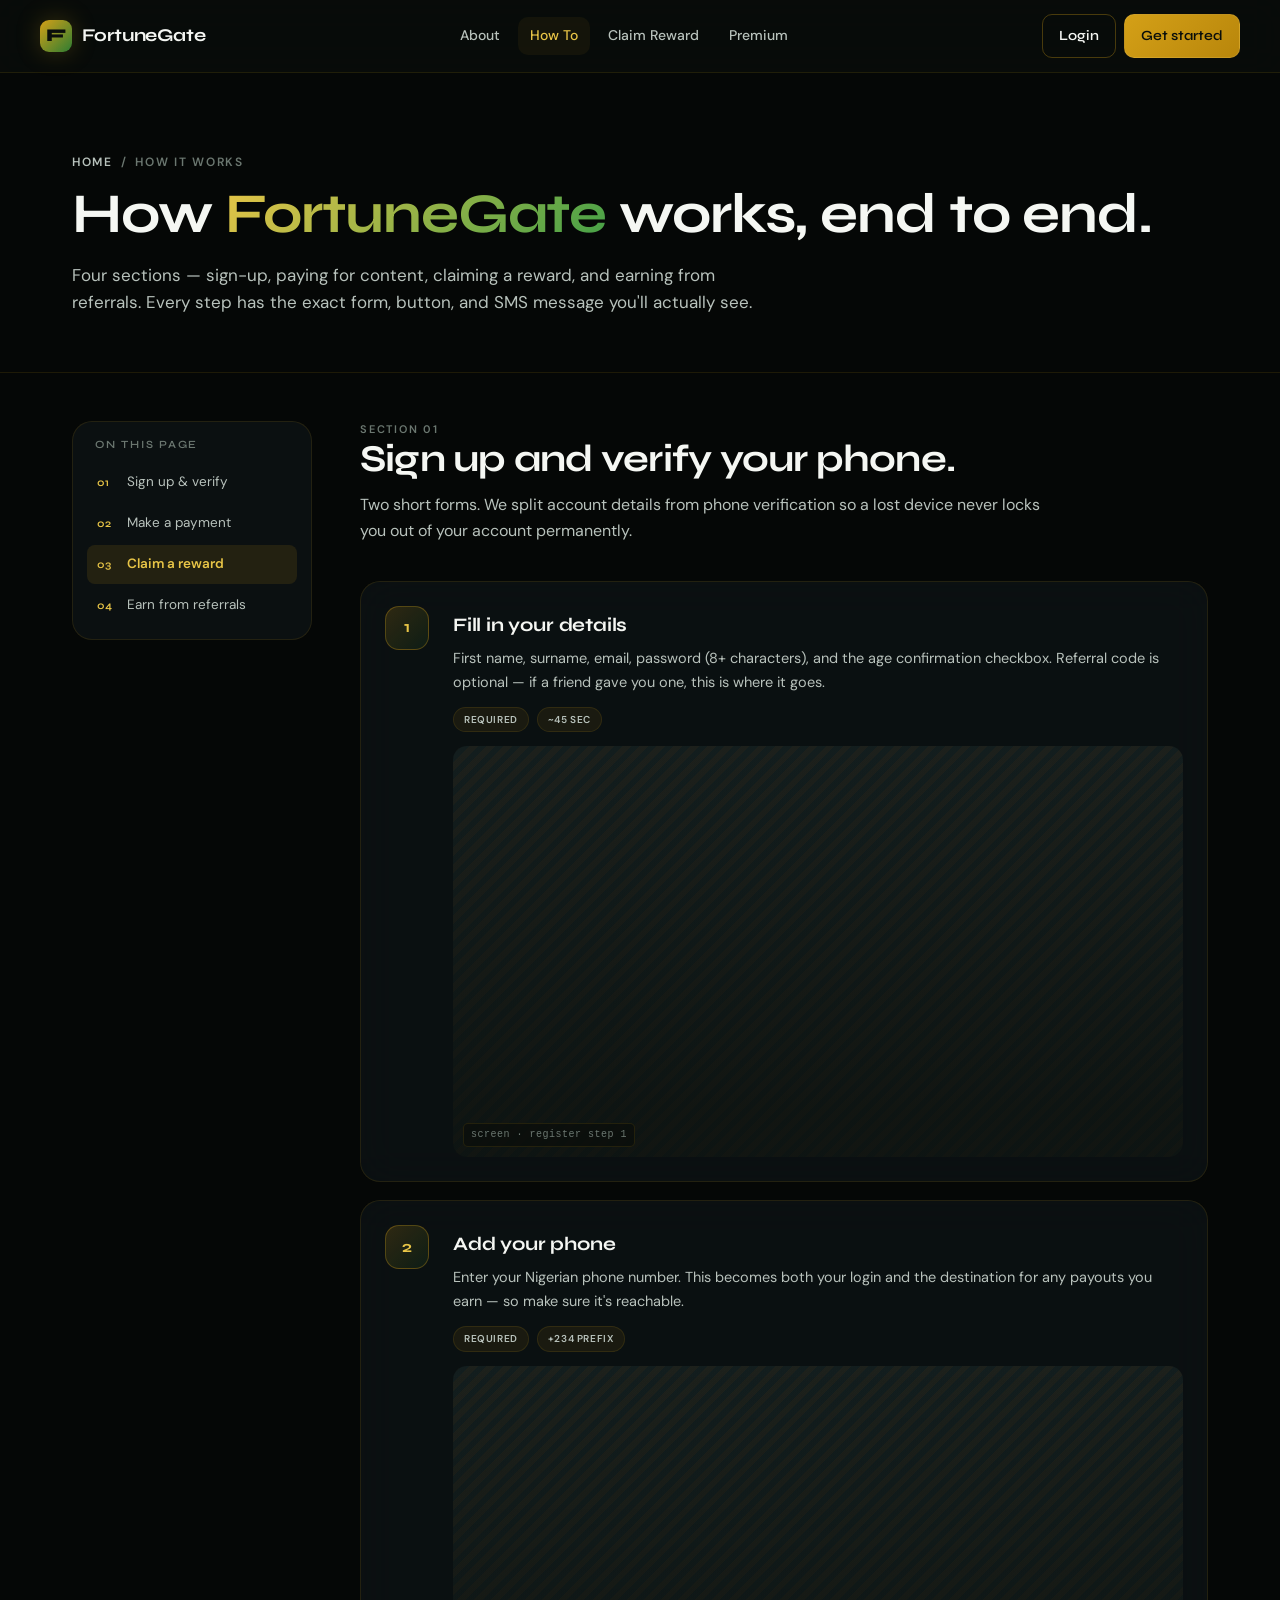
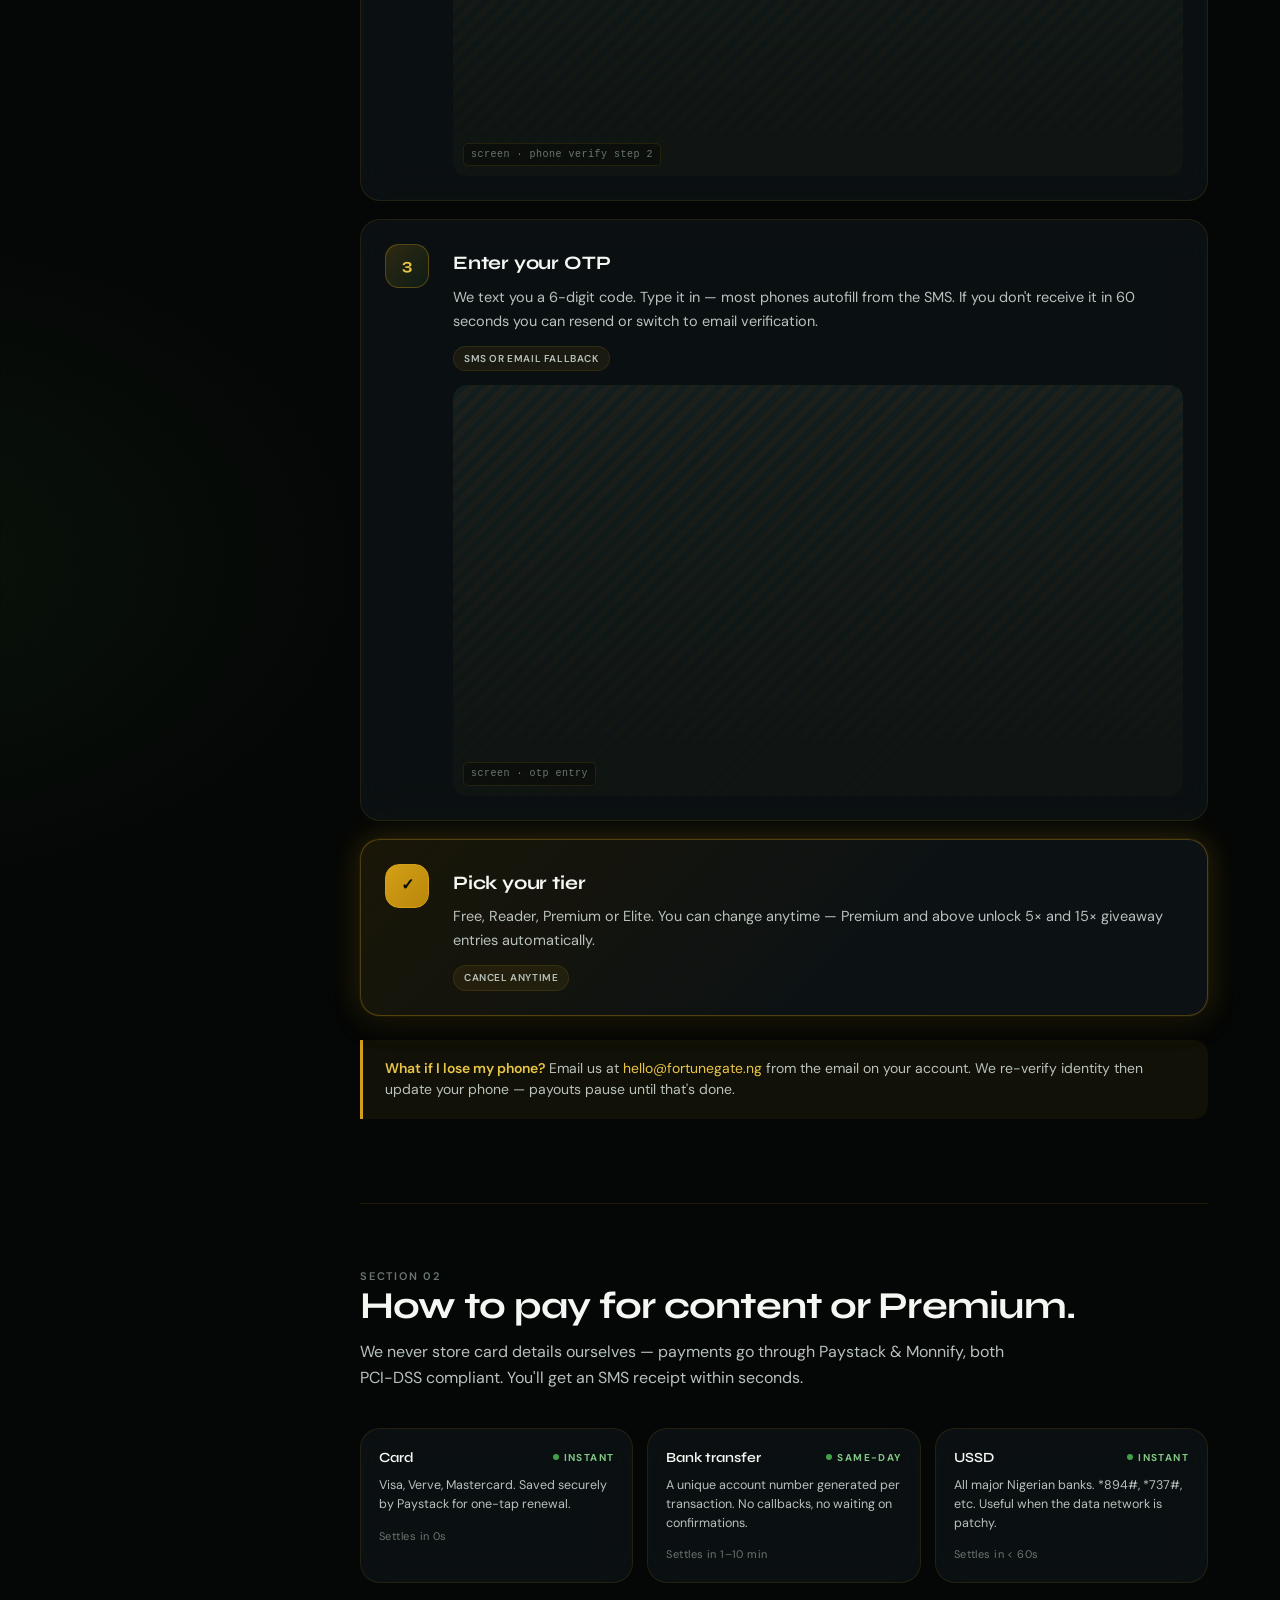
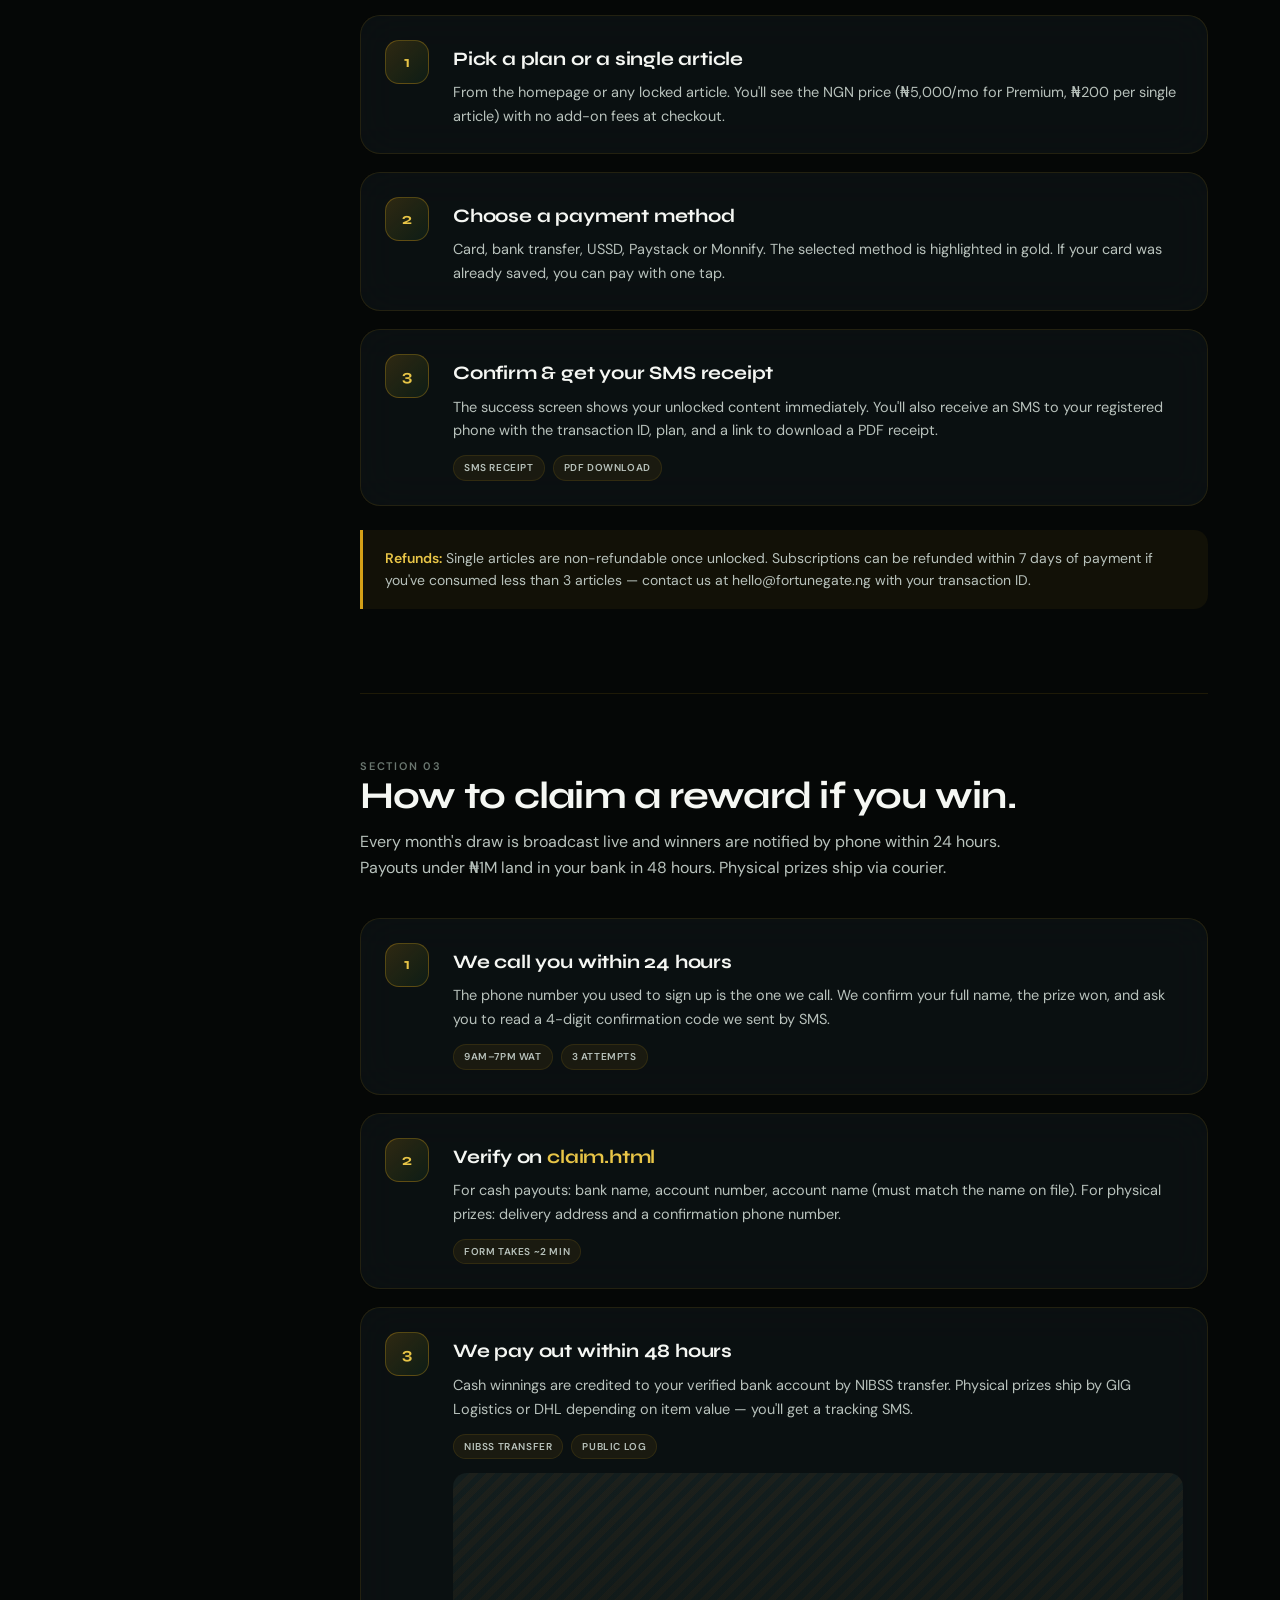
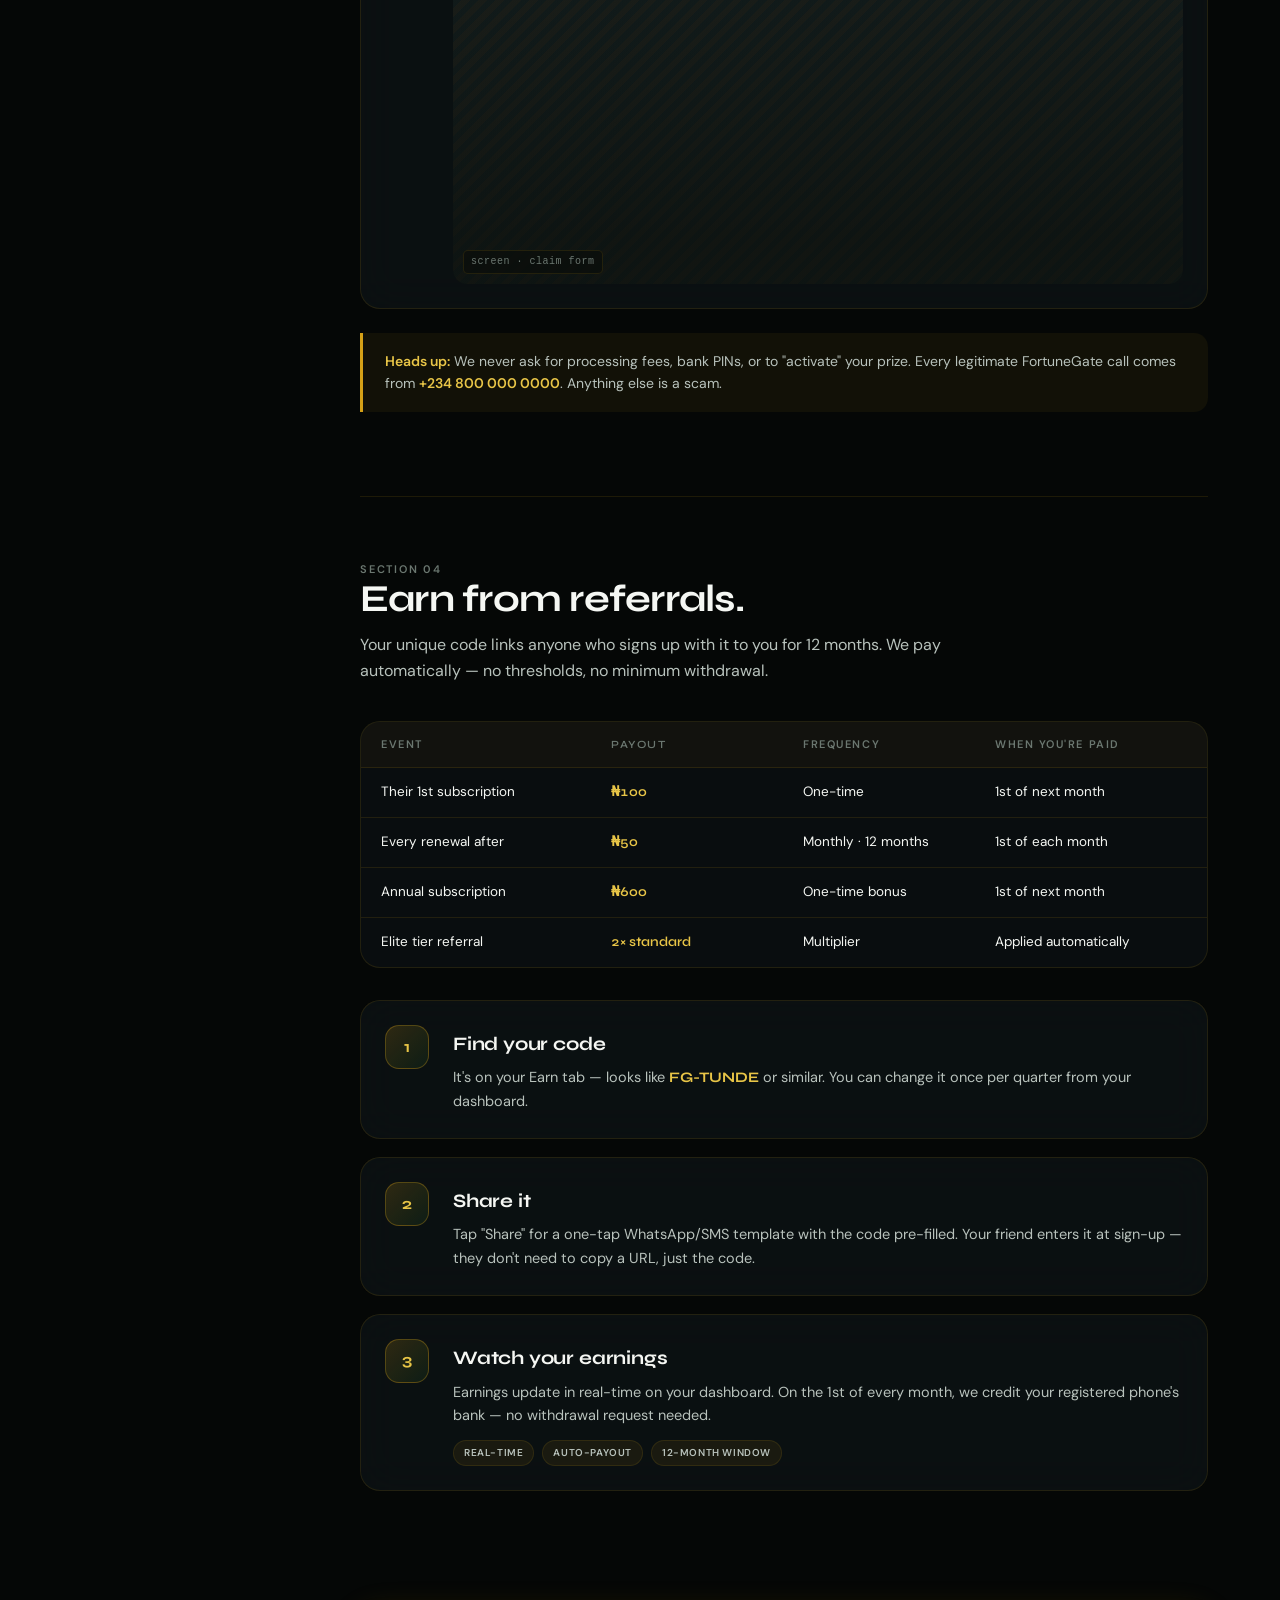
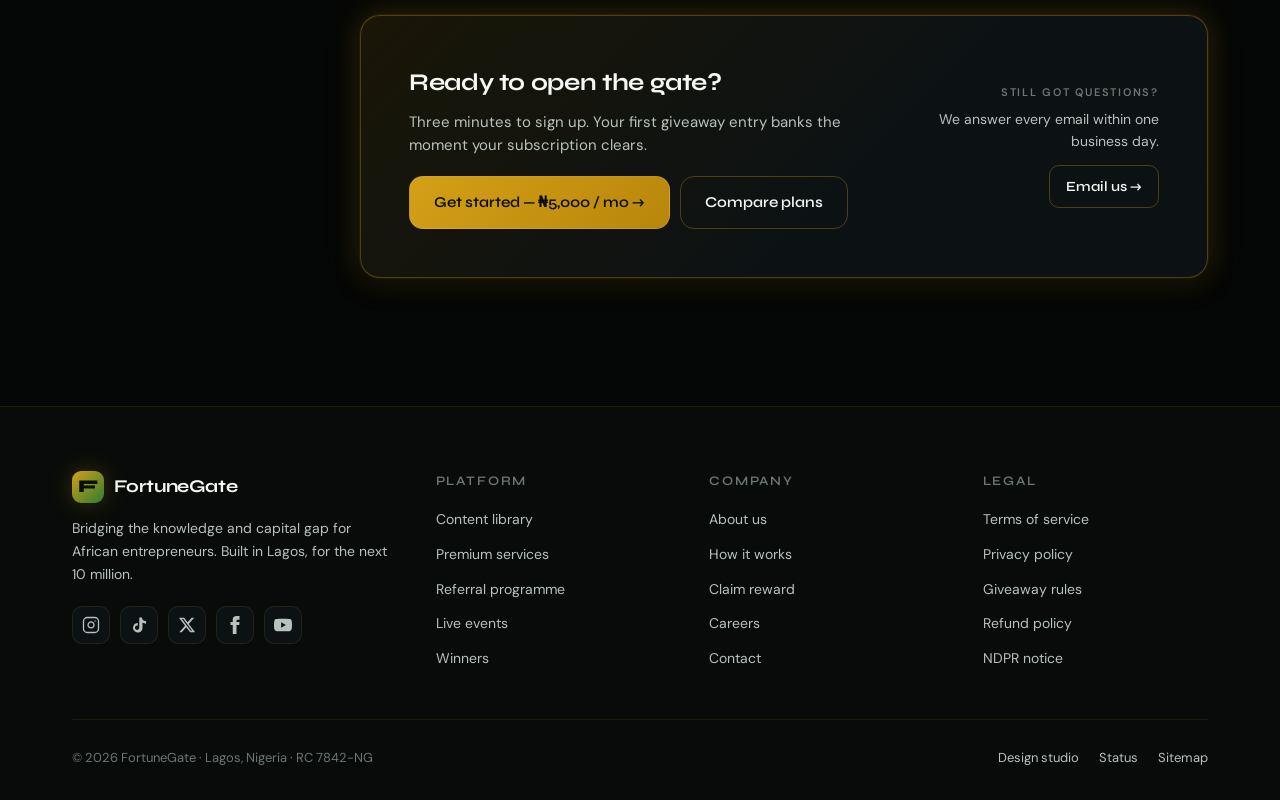
<file: how-to.html>
<!doctype html>
<html lang="en">
<head>
<meta charset="utf-8" />
<meta name="viewport" content="width=device-width, initial-scale=1" />
<title>How it works — FortuneGate</title>
<meta name="description" content="Step-by-step: how to register, pay, claim a reward, and earn from referrals on FortuneGate." />

<link rel="preconnect" href="https://fonts.googleapis.com" />
<link rel="preconnect" href="https://fonts.gstatic.com" crossorigin />
<link href="https://fonts.googleapis.com/css2?family=DM+Sans:wght@400;500;600;700&family=Syne:wght@500;600;700;800&display=swap" rel="stylesheet" />
<link rel="stylesheet" href="fg-public.css" />

<style>
  /* sticky in-page nav */
  .ht-grid{display:grid;grid-template-columns:240px 1fr;gap:48px;align-items:start}
  @media (max-width:880px){.ht-grid{grid-template-columns:1fr;gap:24px}}
  .ht-nav{position:sticky;top:90px;background:rgba(17,24,28,.55);border:1px solid var(--fg-border);border-radius:var(--r-lg);padding:14px}
  @media (max-width:880px){.ht-nav{position:relative;top:0}}
  .ht-nav h4{font-family:var(--font-display);font-weight:600;font-size:11px;letter-spacing:.16em;text-transform:uppercase;color:var(--fg-text-lo);margin:0 0 10px;padding:0 8px}
  .ht-nav ol{list-style:none;padding:0;margin:0;display:flex;flex-direction:column;gap:2px}
  .ht-nav a{display:flex;align-items:center;gap:10px;padding:9px 10px;border-radius:8px;font-size:13.5px;color:var(--fg-text-mid);transition:.15s}
  .ht-nav a:hover{background:rgba(212,160,23,.06);color:var(--fg-text-hi)}
  .ht-nav a.on{background:rgba(212,160,23,.12);color:var(--fg-gold-300);font-weight:600}
  .ht-nav a .n{font-family:var(--font-display);font-weight:600;font-size:11px;color:var(--fg-gold-300);width:20px;flex:none}

  .ht-section{padding:0 0 64px;scroll-margin-top:90px}
  .ht-section + .ht-section{border-top:1px solid var(--fg-border);padding-top:64px}
  .ht-section h2{font-family:var(--font-display);font-weight:700;font-size:clamp(26px,3.6vw,38px);line-height:1.1;letter-spacing:-.02em;margin:0 0 12px}
  .ht-section .lead{color:var(--fg-text-mid);font-size:16px;line-height:1.65;max-width:680px;margin:0 0 36px}

  .steps{display:flex;flex-direction:column;gap:18px;margin-bottom:24px}
  .step{display:grid;grid-template-columns:auto 1fr;gap:24px;padding:24px;align-items:start}
  @media (max-width:520px){.step{grid-template-columns:1fr;gap:14px}}
  .step .badge{width:44px;height:44px;border-radius:14px;background:linear-gradient(135deg,rgba(212,160,23,.18),rgba(46,125,50,.12));border:1px solid var(--fg-border-hi);display:flex;align-items:center;justify-content:center;font-family:var(--font-display);font-weight:700;color:var(--fg-gold-300);font-size:16px}
  .step h3{font-family:var(--font-display);font-weight:700;font-size:19px;margin:4px 0 8px;letter-spacing:-.01em}
  .step p{color:var(--fg-text-mid);font-size:14.5px;line-height:1.65;margin:0 0 12px}
  .step p:last-child{margin-bottom:0}
  .step .meta{display:flex;gap:8px;flex-wrap:wrap;margin-top:10px}
  .step .meta .tag{font-size:10px;font-weight:600;padding:4px 10px;border-radius:999px;background:rgba(212,160,23,.08);border:1px solid var(--fg-border);color:var(--fg-text-mid);letter-spacing:.06em;text-transform:uppercase}
  .step .screenshot{margin-top:14px;aspect-ratio:16/9}

  /* payment methods */
  .pay-grid{display:grid;grid-template-columns:repeat(3,1fr);gap:14px;margin-top:18px}
  @media (max-width:720px){.pay-grid{grid-template-columns:1fr}}
  .pm{padding:18px;display:flex;flex-direction:column;gap:8px}
  .pm .top{display:flex;align-items:center;justify-content:space-between}
  .pm .name{font-family:var(--font-display);font-weight:600;font-size:14px}
  .pm .ok{font-size:10px;font-weight:700;color:var(--fg-green-300);letter-spacing:.14em;text-transform:uppercase;display:inline-flex;align-items:center;gap:5px}
  .pm .ok::before{content:'';width:6px;height:6px;border-radius:50%;background:var(--fg-green-500)}
  .pm .sub{font-size:12.5px;color:var(--fg-text-mid);line-height:1.5}
  .pm .when{font-size:11px;color:var(--fg-text-lo);margin-top:6px;letter-spacing:.04em}

  /* payout schedule table */
  .schedule{border:1px solid var(--fg-border);border-radius:var(--r-lg);overflow:hidden;background:rgba(17,24,28,.45);margin-top:24px}
  .schedule .rr{display:grid;grid-template-columns:1.2fr 1fr 1fr 1fr;padding:14px 20px;align-items:center;border-bottom:1px solid var(--fg-border);font-size:13.5px}
  .schedule .rr:last-child{border-bottom:none}
  .schedule .rr.h{font-family:var(--font-body);font-weight:600;font-size:11px;letter-spacing:.14em;text-transform:uppercase;color:var(--fg-text-lo);background:rgba(212,160,23,.04)}
  .schedule .rr.h .v{color:var(--fg-text-lo)}
  .schedule .v{font-family:var(--font-display);font-weight:600;color:var(--fg-gold-300);font-variant-numeric:tabular-nums}
  @media (max-width:720px){.schedule .rr{grid-template-columns:1fr 1fr;gap:8px}}

  /* CTA */
  .cta-band{padding:48px;display:grid;grid-template-columns:1.4fr 1fr;gap:36px;align-items:center;margin-top:36px}
  @media (max-width:720px){.cta-band{grid-template-columns:1fr;padding:32px}}
  .cta-band h3{font-family:var(--font-display);font-weight:700;font-size:24px;margin:0 0 10px;letter-spacing:-.015em}
  .cta-band p{color:var(--fg-text-mid);font-size:15px;margin:0 0 18px;line-height:1.55}

  .callout{padding:18px 22px;border-left:3px solid var(--fg-gold-500);background:rgba(212,160,23,.06);border-radius:0 var(--r-md) var(--r-md) 0;margin:20px 0;font-size:14px;color:var(--fg-text-mid);line-height:1.55}
  .callout b{color:var(--fg-gold-300);font-weight:600}
</style>

</head>
<body>

<header class="topbar">
  <div class="wrap inner">
    <a href="homepage.html" class="brand"><span class="l">F</span><span>FortuneGate</span></a>
    <nav class="nav" aria-label="Primary">
      <a href="about.html">About</a>
      <a href="how-to.html" class="on">How To</a>
      <a href="claim.html">Claim Reward</a>
      <a href="homepage.html#plans">Premium</a>
    </nav>
    <div class="auth">
      <a class="btn btn-ghost btn-sm" href="02-prototype.html">Login</a>
      <a class="btn btn-gold btn-sm" href="02-prototype.html">Get started</a>
      <button class="mobile-toggle" aria-label="Open menu" onclick="document.getElementById('mobMenu').classList.toggle('open')"><svg width="24" height="24" viewBox="0 0 24 24" fill="none" stroke="currentColor" stroke-width="2" stroke-linecap="round"><line x1="3" y1="6" x2="21" y2="6"/><line x1="3" y1="12" x2="21" y2="12"/><line x1="3" y1="18" x2="21" y2="18"/></svg></button>
    </div>
  </div>
  <div class="mob-menu" id="mobMenu">
    <div class="wrap">
      <a href="about.html">About</a>
      <a href="how-to.html">How To</a>
      <a href="claim.html">Claim Reward</a>
      <a href="homepage.html#plans">Premium</a>
      <div class="auth-row"><a class="btn btn-ghost btn-sm" href="02-prototype.html">Login</a><a class="btn btn-gold btn-sm" href="02-prototype.html">Get started</a></div>
    </div>
  </div>
</header>

<section class="page-head">
  <div class="wrap">
    <div class="crumbs"><a href="homepage.html">Home</a><span class="sep">/</span>How it works</div>
    <h1>How <em>FortuneGate</em> works, end to end.</h1>
    <p class="lead">Four sections — sign-up, paying for content, claiming a reward, and earning from referrals. Every step has the exact form, button, and SMS message you'll actually see.</p>
  </div>
</section>

<section style="padding-top:48px">
  <div class="wrap">
    <div class="ht-grid">

      <!-- sticky nav -->
      <aside class="ht-nav">
        <h4>On this page</h4>
        <ol>
          <li><a href="#signup" class="on"><span class="n">01</span>Sign up &amp; verify</a></li>
          <li><a href="#payments"><span class="n">02</span>Make a payment</a></li>
          <li><a href="#rewards"><span class="n">03</span>Claim a reward</a></li>
          <li><a href="#referrals"><span class="n">04</span>Earn from referrals</a></li>
        </ol>
      </aside>

      <div>
        <!-- 01 sign up -->
        <article id="signup" class="ht-section">
          <div class="overline">Section 01</div>
          <h2>Sign up and verify your phone.</h2>
          <p class="lead">Two short forms. We split account details from phone verification so a lost device never locks you out of your account permanently.</p>

          <div class="steps">
            <div class="step glass">
              <span class="badge">1</span>
              <div>
                <h3>Fill in your details</h3>
                <p>First name, surname, email, password (8+ characters), and the age confirmation checkbox. Referral code is optional — if a friend gave you one, this is where it goes.</p>
                <div class="meta"><span class="tag">Required</span><span class="tag">~45 sec</span></div>
                <div class="screenshot img-ph" data-label="screen · register step 1"></div>
              </div>
            </div>
            <div class="step glass">
              <span class="badge">2</span>
              <div>
                <h3>Add your phone</h3>
                <p>Enter your Nigerian phone number. This becomes both your login and the destination for any payouts you earn — so make sure it's reachable.</p>
                <div class="meta"><span class="tag">Required</span><span class="tag">+234 prefix</span></div>
                <div class="screenshot img-ph" data-label="screen · phone verify step 2"></div>
              </div>
            </div>
            <div class="step glass">
              <span class="badge">3</span>
              <div>
                <h3>Enter your OTP</h3>
                <p>We text you a 6-digit code. Type it in — most phones autofill from the SMS. If you don't receive it in 60 seconds you can resend or switch to email verification.</p>
                <div class="meta"><span class="tag">SMS or email fallback</span></div>
                <div class="screenshot img-ph" data-label="screen · otp entry"></div>
              </div>
            </div>
            <div class="step glass-gold">
              <span class="badge" style="background:linear-gradient(135deg,var(--fg-gold-500),var(--fg-gold-700));color:#0A0E0B;border-color:var(--fg-gold-500)">✓</span>
              <div>
                <h3>Pick your tier</h3>
                <p>Free, Reader, Premium or Elite. You can change anytime — Premium and above unlock 5× and 15× giveaway entries automatically.</p>
                <div class="meta"><span class="tag">Cancel anytime</span></div>
              </div>
            </div>
          </div>

          <div class="callout">
            <b>What if I lose my phone?</b> Email us at <a href="mailto:hello@fortunegate.ng" style="color:var(--fg-gold-300)">hello@fortunegate.ng</a> from the email on your account. We re-verify identity then update your phone — payouts pause until that's done.
          </div>
        </article>

        <!-- 02 payments -->
        <article id="payments" class="ht-section">
          <div class="overline">Section 02</div>
          <h2>How to pay for content or Premium.</h2>
          <p class="lead">We never store card details ourselves — payments go through Paystack &amp; Monnify, both PCI-DSS compliant. You'll get an SMS receipt within seconds.</p>

          <div class="pay-grid">
            <div class="pm glass">
              <div class="top"><div class="name">Card</div><div class="ok">Instant</div></div>
              <div class="sub">Visa, Verve, Mastercard. Saved securely by Paystack for one-tap renewal.</div>
              <div class="when">Settles in 0s</div>
            </div>
            <div class="pm glass">
              <div class="top"><div class="name">Bank transfer</div><div class="ok">Same-day</div></div>
              <div class="sub">A unique account number generated per transaction. No callbacks, no waiting on confirmations.</div>
              <div class="when">Settles in 1–10 min</div>
            </div>
            <div class="pm glass">
              <div class="top"><div class="name">USSD</div><div class="ok">Instant</div></div>
              <div class="sub">All major Nigerian banks. *894#, *737#, etc. Useful when the data network is patchy.</div>
              <div class="when">Settles in &lt; 60s</div>
            </div>
          </div>

          <div class="steps" style="margin-top:32px">
            <div class="step glass">
              <span class="badge">1</span>
              <div>
                <h3>Pick a plan or a single article</h3>
                <p>From the homepage or any locked article. You'll see the NGN price (₦5,000/mo for Premium, ₦200 per single article) with no add-on fees at checkout.</p>
              </div>
            </div>
            <div class="step glass">
              <span class="badge">2</span>
              <div>
                <h3>Choose a payment method</h3>
                <p>Card, bank transfer, USSD, Paystack or Monnify. The selected method is highlighted in gold. If your card was already saved, you can pay with one tap.</p>
              </div>
            </div>
            <div class="step glass">
              <span class="badge">3</span>
              <div>
                <h3>Confirm &amp; get your SMS receipt</h3>
                <p>The success screen shows your unlocked content immediately. You'll also receive an SMS to your registered phone with the transaction ID, plan, and a link to download a PDF receipt.</p>
                <div class="meta"><span class="tag">SMS receipt</span><span class="tag">PDF download</span></div>
              </div>
            </div>
          </div>

          <div class="callout">
            <b>Refunds:</b> Single articles are non-refundable once unlocked. Subscriptions can be refunded within 7 days of payment if you've consumed less than 3 articles — contact us at hello@fortunegate.ng with your transaction ID.
          </div>
        </article>

        <!-- 03 rewards -->
        <article id="rewards" class="ht-section">
          <div class="overline">Section 03</div>
          <h2>How to claim a reward if you win.</h2>
          <p class="lead">Every month's draw is broadcast live and winners are notified by phone within 24 hours. Payouts under ₦1M land in your bank in 48 hours. Physical prizes ship via courier.</p>

          <div class="steps">
            <div class="step glass">
              <span class="badge">1</span>
              <div>
                <h3>We call you within 24 hours</h3>
                <p>The phone number you used to sign up is the one we call. We confirm your full name, the prize won, and ask you to read a 4-digit confirmation code we sent by SMS.</p>
                <div class="meta"><span class="tag">9am–7pm WAT</span><span class="tag">3 attempts</span></div>
              </div>
            </div>
            <div class="step glass">
              <span class="badge">2</span>
              <div>
                <h3>Verify on <a href="claim.html" style="color:var(--fg-gold-300)">claim.html</a></h3>
                <p>For cash payouts: bank name, account number, account name (must match the name on file). For physical prizes: delivery address and a confirmation phone number.</p>
                <div class="meta"><span class="tag">Form takes ~2 min</span></div>
              </div>
            </div>
            <div class="step glass">
              <span class="badge">3</span>
              <div>
                <h3>We pay out within 48 hours</h3>
                <p>Cash winnings are credited to your verified bank account by NIBSS transfer. Physical prizes ship by GIG Logistics or DHL depending on item value — you'll get a tracking SMS.</p>
                <div class="meta"><span class="tag">NIBSS transfer</span><span class="tag">Public log</span></div>
                <div class="screenshot img-ph" data-label="screen · claim form"></div>
              </div>
            </div>
          </div>

          <div class="callout">
            <b>Heads up:</b> We never ask for processing fees, bank PINs, or to "activate" your prize. Every legitimate FortuneGate call comes from <b>+234 800 000 0000</b>. Anything else is a scam.
          </div>
        </article>

        <!-- 04 referrals -->
        <article id="referrals" class="ht-section">
          <div class="overline">Section 04</div>
          <h2>Earn from referrals.</h2>
          <p class="lead">Your unique code links anyone who signs up with it to you for 12 months. We pay automatically — no thresholds, no minimum withdrawal.</p>

          <div class="schedule">
            <div class="rr h"><div>Event</div><div class="v">Payout</div><div>Frequency</div><div>When you're paid</div></div>
            <div class="rr"><div>Their 1st subscription</div><div class="v">₦100</div><div>One-time</div><div>1st of next month</div></div>
            <div class="rr"><div>Every renewal after</div><div class="v">₦50</div><div>Monthly · 12 months</div><div>1st of each month</div></div>
            <div class="rr"><div>Annual subscription</div><div class="v">₦600</div><div>One-time bonus</div><div>1st of next month</div></div>
            <div class="rr"><div>Elite tier referral</div><div class="v">2× standard</div><div>Multiplier</div><div>Applied automatically</div></div>
          </div>

          <div class="steps" style="margin-top:32px">
            <div class="step glass">
              <span class="badge">1</span>
              <div>
                <h3>Find your code</h3>
                <p>It's on your Earn tab — looks like <b style="color:var(--fg-gold-300);font-family:var(--font-display)">FG-TUNDE</b> or similar. You can change it once per quarter from your dashboard.</p>
              </div>
            </div>
            <div class="step glass">
              <span class="badge">2</span>
              <div>
                <h3>Share it</h3>
                <p>Tap "Share" for a one-tap WhatsApp/SMS template with the code pre-filled. Your friend enters it at sign-up — they don't need to copy a URL, just the code.</p>
              </div>
            </div>
            <div class="step glass">
              <span class="badge">3</span>
              <div>
                <h3>Watch your earnings</h3>
                <p>Earnings update in real-time on your dashboard. On the 1st of every month, we credit your registered phone's bank — no withdrawal request needed.</p>
                <div class="meta"><span class="tag">Real-time</span><span class="tag">Auto-payout</span><span class="tag">12-month window</span></div>
              </div>
            </div>
          </div>
        </article>

        <!-- Bottom CTA -->
        <div class="glass-gold cta-band">
          <div>
            <h3>Ready to open the gate?</h3>
            <p>Three minutes to sign up. Your first giveaway entry banks the moment your subscription clears.</p>
            <div class="row" style="gap:10px">
              <a class="btn btn-gold" href="02-prototype.html">Get started — ₦5,000 / mo →</a>
              <a class="btn btn-ghost" href="homepage.html#plans">Compare plans</a>
            </div>
          </div>
          <div style="text-align:right">
            <div class="overline" style="text-align:right">Still got questions?</div>
            <p style="color:var(--fg-text-mid);font-size:14px;margin:8px 0 12px">We answer every email within one business day.</p>
            <a class="btn btn-ghost btn-sm" href="mailto:hello@fortunegate.ng">Email us →</a>
          </div>
        </div>

      </div>
    </div>
  </div>
</section>

<!-- Footer -->
<footer>
  <div class="wrap">
    <div class="ft-grid">
      <div class="ft-col ft-about">
        <div class="brand"><span class="l">F</span><span>FortuneGate</span></div>
        <p>Bridging the knowledge and capital gap for African entrepreneurs. Built in Lagos, for the next 10 million.</p>
        <div class="socials">
          <a href="#" aria-label="Instagram"><svg width="18" height="18" viewBox="0 0 24 24" fill="none" stroke="currentColor" stroke-width="1.75" stroke-linecap="round" stroke-linejoin="round"><rect x="2" y="2" width="20" height="20" rx="5"/><path d="M16 11.37A4 4 0 1 1 12.63 8 4 4 0 0 1 16 11.37z"/><line x1="17.5" y1="6.5" x2="17.51" y2="6.5"/></svg></a>
          <a href="#" aria-label="TikTok"><svg width="18" height="18" viewBox="0 0 24 24" fill="currentColor"><path d="M19.59 6.69a4.83 4.83 0 0 1-3.77-4.25V2h-3.45v13.67a2.89 2.89 0 0 1-5.2 1.74 2.89 2.89 0 0 1 2.31-4.64 2.93 2.93 0 0 1 .88.13V9.4a6.84 6.84 0 0 0-1-.05A6.33 6.33 0 0 0 5.8 20.1a6.34 6.34 0 0 0 10.86-4.43V8.66a8.16 8.16 0 0 0 4.77 1.52v-3.4a4.85 4.85 0 0 1-1.84-.09z"/></svg></a>
          <a href="#" aria-label="X / Twitter"><svg width="18" height="18" viewBox="0 0 24 24" fill="currentColor"><path d="M18.244 2.25h3.308l-7.227 8.26 8.502 11.24H16.17l-5.214-6.817L4.99 21.75H1.68l7.73-8.835L1.254 2.25H8.08l4.713 6.231zm-1.161 17.52h1.833L7.084 4.126H5.117z"/></svg></a>
          <a href="#" aria-label="Facebook"><svg width="18" height="18" viewBox="0 0 24 24" fill="currentColor"><path d="M9 8h-3v4h3v12h5v-12h3.642l.358-4h-4v-1.667c0-.955.192-1.333 1.115-1.333h2.885v-5h-3.808c-3.596 0-5.192 1.583-5.192 4.615v3.385z"/></svg></a>
          <a href="#" aria-label="YouTube"><svg width="18" height="18" viewBox="0 0 24 24" fill="currentColor"><path d="M23.498 6.186a3.016 3.016 0 0 0-2.122-2.136C19.505 3.545 12 3.545 12 3.545s-7.505 0-9.377.505A3.017 3.017 0 0 0 .502 6.186C0 8.07 0 12 0 12s0 3.93.502 5.814a3.016 3.016 0 0 0 2.122 2.136c1.871.505 9.376.505 9.376.505s7.505 0 9.377-.505a3.015 3.015 0 0 0 2.122-2.136C24 15.93 24 12 24 12s0-3.93-.502-5.814zM9.546 15.568V8.432L15.818 12l-6.272 3.568z"/></svg></a>
        </div>
      </div>
      <div class="ft-col"><h4>Platform</h4><ul><li><a href="homepage.html#content">Content library</a></li><li><a href="homepage.html#plans">Premium services</a></li><li><a href="homepage.html#earn">Referral programme</a></li><li><a href="homepage.html#live">Live events</a></li><li><a href="homepage.html#winners">Winners</a></li></ul></div>
      <div class="ft-col"><h4>Company</h4><ul><li><a href="about.html">About us</a></li><li><a href="how-to.html">How it works</a></li><li><a href="claim.html">Claim reward</a></li><li><a href="#">Careers</a></li><li><a href="#">Contact</a></li></ul></div>
      <div class="ft-col"><h4>Legal</h4><ul><li><a href="#">Terms of service</a></li><li><a href="#">Privacy policy</a></li><li><a href="#">Giveaway rules</a></li><li><a href="#">Refund policy</a></li><li><a href="#">NDPR notice</a></li></ul></div>
    </div>
    <div class="ft-bot">
      <span>© 2026 FortuneGate · Lagos, Nigeria · RC 7842-NG</span>
      <span><a href="index.html">Design studio</a><a href="#">Status</a><a href="#">Sitemap</a></span>
    </div>
  </div>
</footer>

<script>
  // sticky nav active state via IntersectionObserver
  const sections = document.querySelectorAll('.ht-section');
  const navLinks = document.querySelectorAll('.ht-nav a');
  const linkById = Object.fromEntries([...navLinks].map(a => [a.getAttribute('href').slice(1), a]));
  const io = new IntersectionObserver((entries) => {
    entries.forEach(e => {
      if (e.isIntersecting) {
        navLinks.forEach(a => a.classList.remove('on'));
        linkById[e.target.id]?.classList.add('on');
      }
    });
  }, {rootMargin: '-30% 0px -55% 0px'});
  sections.forEach(s => io.observe(s));
  document.querySelectorAll('.mob-menu a').forEach(a => a.addEventListener('click', () => document.getElementById('mobMenu').classList.remove('open')));
</script>

</body>
</html>
</file>
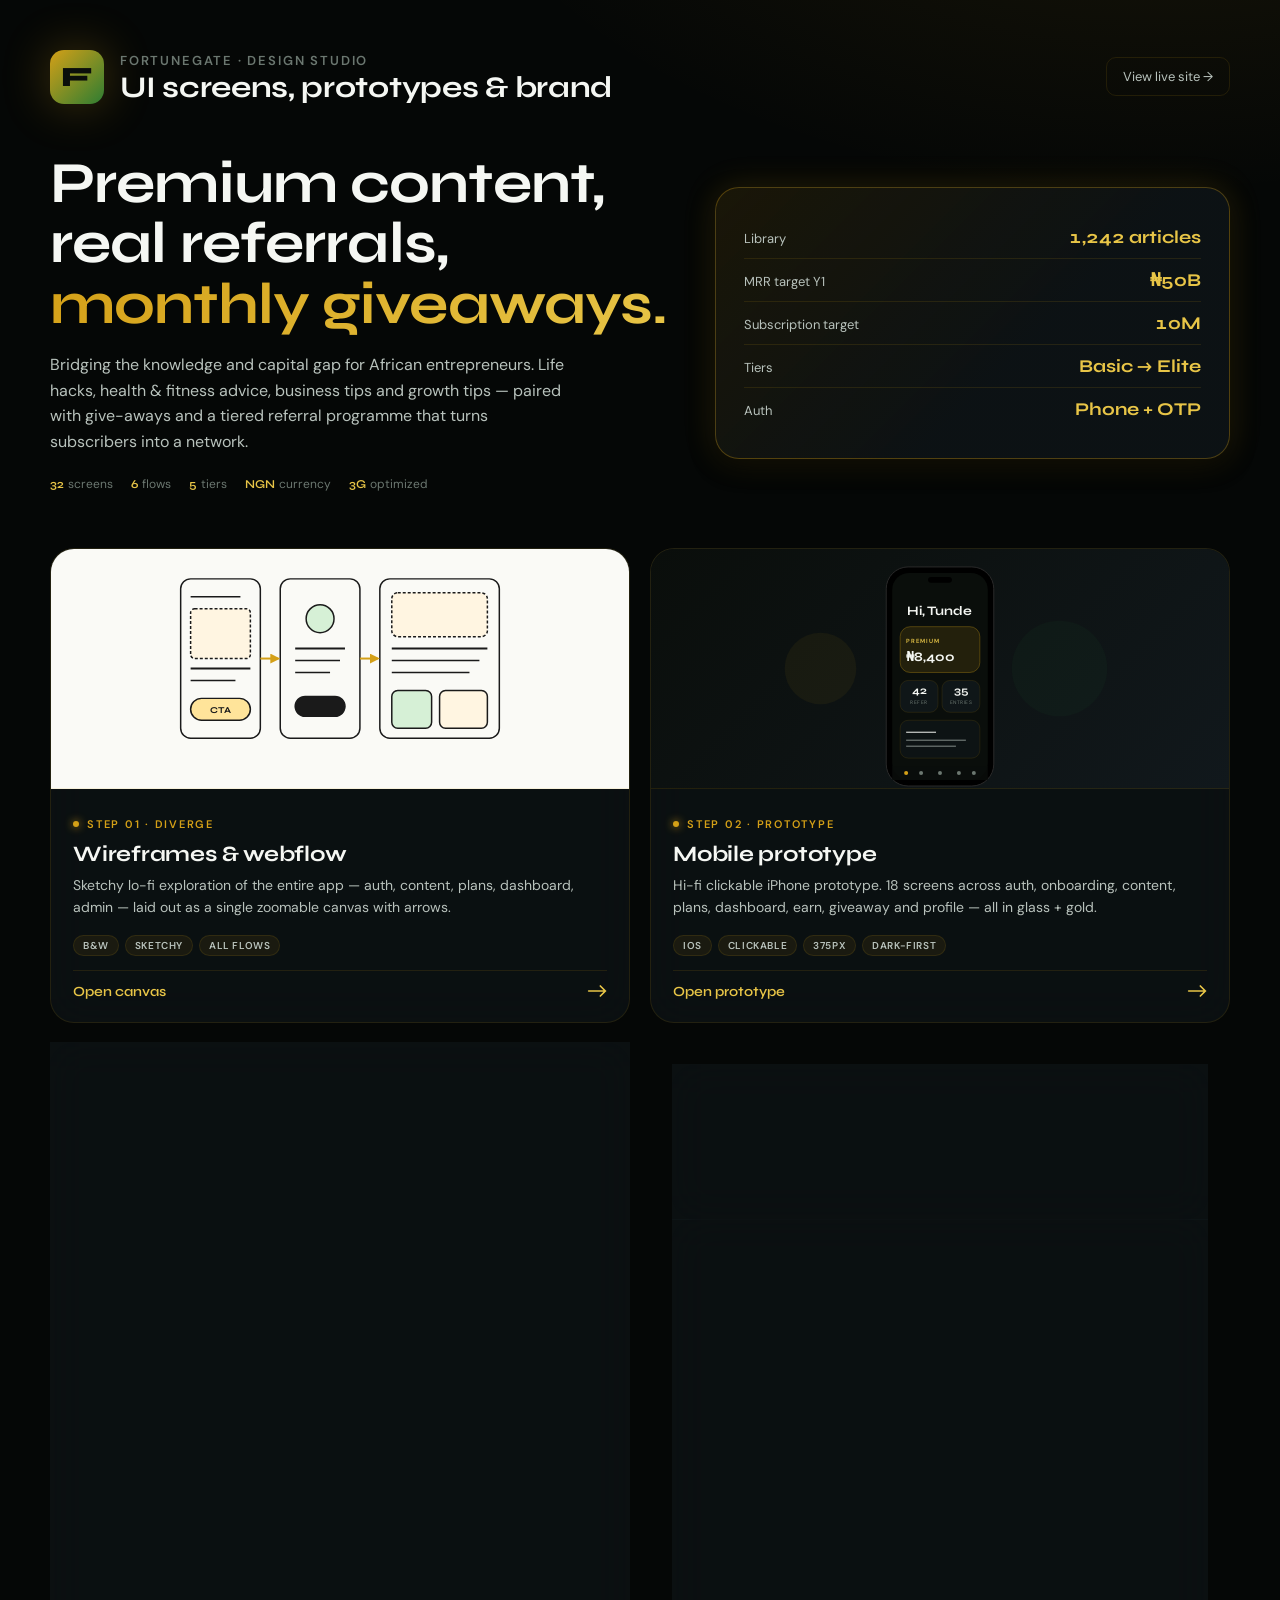
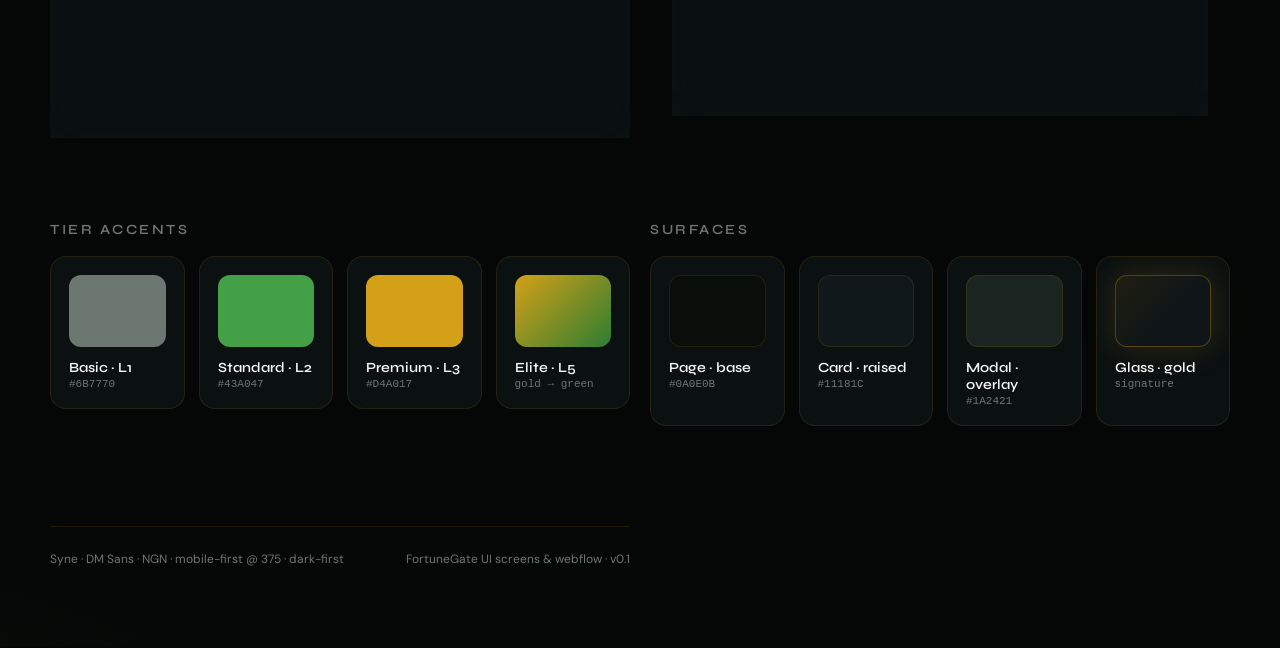
<file: studio.html>
<!doctype html>
<html lang="en">
<head>
<meta charset="utf-8" />
<meta name="viewport" content="width=device-width, initial-scale=1" />
<title>FortuneGate · Design studio</title>
<template id="__bundler_thumbnail">
<svg xmlns="http://www.w3.org/2000/svg" viewBox="0 0 200 200">
  <defs><linearGradient id="bgg" x1="0" y1="0" x2="1" y2="1"><stop offset="0" stop-color="#0A0E0B"/><stop offset="1" stop-color="#1A2421"/></linearGradient><linearGradient id="fg" x1="0" y1="0" x2="1" y2="1"><stop offset="0" stop-color="#D4A017"/><stop offset="1" stop-color="#2E7D32"/></linearGradient></defs>
  <rect width="200" height="200" fill="url(#bgg)"/>
  <rect x="60" y="60" width="80" height="80" rx="20" fill="url(#fg)"/>
  <text x="100" y="124" text-anchor="middle" font-family="Syne, sans-serif" font-weight="800" font-size="56" fill="#0A0E0B">F</text>
</svg>
</template>
<link rel="preconnect" href="https://fonts.googleapis.com" />
<link rel="preconnect" href="https://fonts.gstatic.com" crossorigin />
<link href="https://fonts.googleapis.com/css2?family=DM+Sans:wght@400;500;600;700&family=Syne:wght@500;600;700;800&display=swap" rel="stylesheet" />
<style>
  :root{
    --fg-green-700:#2E7D32; --fg-green-500:#43A047; --fg-green-300:#81C784;
    --fg-gold-700:#B8860B; --fg-gold-500:#D4A017; --fg-gold-300:#E8C547;
    --fg-bg-base:#0A0E0B; --fg-bg-raised:#11181C;
    --fg-border:rgba(212,160,23,.12); --fg-border-hi:rgba(212,160,23,.32);
    --fg-text-hi:#F5F7F3; --fg-text-mid:#B8C2BC; --fg-text-lo:#6B7770;
    --font-display:'Syne',sans-serif; --font-body:'DM Sans',sans-serif;
  }
  *{box-sizing:border-box}
  html,body{margin:0;padding:0;background:#050706;color:var(--fg-text-hi);font-family:var(--font-body);min-height:100vh}
  body{
    background:
      radial-gradient(1200px 700px at 90% -10%, rgba(212,160,23,.10), transparent 60%),
      radial-gradient(900px 600px at -10% 110%, rgba(46,125,50,.12), transparent 55%),
      #050706;
    padding:48px 32px 80px;
  }
  .display{font-family:var(--font-display);font-weight:700;letter-spacing:-.01em}
  .num{font-family:var(--font-display);font-weight:600;font-variant-numeric:tabular-nums}
  .overline{font-family:var(--font-body);font-weight:600;font-size:11px;letter-spacing:.16em;text-transform:uppercase;color:var(--fg-text-lo)}
  .mid{color:var(--fg-text-mid)} .lo{color:var(--fg-text-lo)}

  .wrap{max-width:1180px;margin:0 auto}
  .header{display:flex;align-items:center;gap:16px;margin-bottom:48px}
  .logo{width:54px;height:54px;border-radius:14px;background:linear-gradient(135deg,var(--fg-gold-500),var(--fg-green-700));display:flex;align-items:center;justify-content:center;font-family:var(--font-display);font-weight:800;color:#0A0E0B;font-size:28px;box-shadow:0 0 48px rgba(212,160,23,.3)}
  .header h1{font-family:var(--font-display);font-weight:700;font-size:30px;margin:0;letter-spacing:-.01em}
  .header .sub{color:var(--fg-text-lo);font-size:13px;letter-spacing:.14em;text-transform:uppercase;font-weight:600;margin-top:4px}

  .hero{margin-bottom:56px;display:grid;grid-template-columns:1.2fr 1fr;gap:48px;align-items:center}
  .hero h2{font-family:var(--font-display);font-weight:700;font-size:clamp(36px,4.6vw,58px);line-height:1.04;letter-spacing:-.015em;margin:0 0 18px}
  .hero h2 em{font-style:normal;background:linear-gradient(135deg,var(--fg-gold-500),var(--fg-gold-300));-webkit-background-clip:text;background-clip:text;color:transparent}
  .hero p{font-size:16px;line-height:1.6;color:var(--fg-text-mid);margin:0 0 22px;max-width:520px}
  .hero .meta{display:flex;gap:18px;flex-wrap:wrap;font-size:12px;color:var(--fg-text-lo)}
  .hero .meta span b{color:var(--fg-gold-300);font-weight:600;font-family:var(--font-display);margin-right:4px}

  .stat-card{
    background:linear-gradient(135deg,rgba(212,160,23,.10) 0%,rgba(17,24,28,.65) 60%);
    border:1px solid var(--fg-border-hi);border-radius:24px;padding:28px;
    box-shadow:0 8px 24px rgba(0,0,0,.45),0 0 32px rgba(212,160,23,.18);
  }
  .stat-card .row{display:flex;justify-content:space-between;align-items:baseline;padding:10px 0;border-bottom:1px solid var(--fg-border)}
  .stat-card .row:last-child{border-bottom:none}
  .stat-card .row .l{font-size:13px;color:var(--fg-text-mid)}
  .stat-card .row .v{font-family:var(--font-display);font-weight:700;font-size:18px;font-variant-numeric:tabular-nums;color:var(--fg-gold-300)}

  .cards{display:grid;grid-template-columns:repeat(2,1fr);gap:20px}
  .card{
    background:rgba(17,24,28,.55);backdrop-filter:blur(20px) saturate(140%);
    border:1px solid var(--fg-border);border-radius:24px;
    overflow:hidden;display:flex;flex-direction:column;
    text-decoration:none;color:inherit;
    transition:transform .2s ease, box-shadow .2s ease, border-color .2s ease;
    cursor:pointer;
  }
  .card:hover{transform:translateY(-4px);border-color:var(--fg-border-hi);box-shadow:0 20px 60px rgba(0,0,0,.5),0 0 32px rgba(212,160,23,.15)}

  .preview{height:240px;position:relative;overflow:hidden;border-bottom:1px solid var(--fg-border)}
  .preview svg{width:100%;height:100%;display:block}

  .card-body{padding:22px}
  .card .step{display:inline-flex;align-items:center;gap:8px;font-size:11px;letter-spacing:.16em;text-transform:uppercase;color:var(--fg-gold-500);font-weight:600;margin-bottom:10px}
  .card .step::before{content:'';width:6px;height:6px;border-radius:3px;background:var(--fg-gold-500);box-shadow:0 0 8px var(--fg-gold-500)}
  .card h3{font-family:var(--font-display);font-weight:700;font-size:22px;margin:0 0 8px;letter-spacing:-.01em}
  .card p{font-size:14px;line-height:1.55;color:var(--fg-text-mid);margin:0 0 16px}
  .card .tags{display:flex;gap:6px;flex-wrap:wrap;margin-bottom:14px}
  .card .tag{font-size:10px;font-weight:600;padding:3px 9px;border-radius:999px;background:rgba(212,160,23,.08);border:1px solid var(--fg-border);color:var(--fg-text-mid);letter-spacing:.06em;text-transform:uppercase}
  .card .open{display:flex;align-items:center;justify-content:space-between;font-family:var(--font-display);font-weight:600;font-size:14px;color:var(--fg-gold-300);padding-top:12px;border-top:1px solid var(--fg-border)}
  .card .open svg{transition:transform .2s}
  .card:hover .open svg{transform:translateX(4px)}

  .section{margin-top:64px}
  .section h2{font-family:var(--font-display);font-weight:600;font-size:14px;letter-spacing:.18em;text-transform:uppercase;color:var(--fg-text-lo);margin:0 0 18px}

  .system-grid{display:grid;grid-template-columns:repeat(4,1fr);gap:14px}
  .swatch{
    background:rgba(17,24,28,.55);border:1px solid var(--fg-border);border-radius:16px;padding:18px;
  }
  .swatch .chip{height:72px;border-radius:12px;margin-bottom:12px}
  .swatch .name{font-family:var(--font-display);font-weight:600;font-size:14px}
  .swatch .hex{font-family:'JetBrains Mono','SF Mono',ui-monospace,monospace;font-size:11px;color:var(--fg-text-lo);margin-top:2px}

  .chip-basic{background:#6B7770}
  .chip-std{background:#43A047}
  .chip-prem{background:#D4A017}
  .chip-vip{background:#B8860B}
  .chip-elite{background:linear-gradient(135deg,#D4A017 0%,#2E7D32 100%)}
  .chip-bg{background:#0A0E0B;border:1px solid var(--fg-border)}
  .chip-raised{background:#11181C;border:1px solid var(--fg-border)}
  .chip-overlay{background:#1A2421;border:1px solid var(--fg-border)}

  .footer{margin-top:80px;padding-top:24px;border-top:1px solid var(--fg-border);font-size:12px;color:var(--fg-text-lo);display:flex;justify-content:space-between;flex-wrap:wrap;gap:12px}

  @media (max-width:900px){
    .hero{grid-template-columns:1fr}
    .cards{grid-template-columns:1fr}
    .system-grid{grid-template-columns:repeat(2,1fr)}
  }
</style>
</head>
<body>
<div class="wrap">
  <header class="header" style="justify-content:space-between">
    <div style="display:flex;align-items:center;gap:16px">
      <div class="logo">F</div>
      <div>
        <div class="sub">FortuneGate · Design studio</div>
        <h1>UI screens, prototypes &amp; brand</h1>
      </div>
    </div>
    <a href="index.html" style="display:inline-flex;align-items:center;gap:8px;color:var(--fg-text-mid);font-size:13px;font-family:var(--font-body);padding:10px 16px;border-radius:10px;border:1px solid var(--fg-border);text-decoration:none;transition:.15s" onmouseover="this.style.borderColor='var(--fg-border-hi)';this.style.color='var(--fg-gold-300)'" onmouseout="this.style.borderColor='var(--fg-border)';this.style.color='var(--fg-text-mid)'">View live site →</a>
  </header>

  <section class="hero">
    <div>
      <h2>Premium content,<br/>real referrals,<br/><em>monthly giveaways.</em></h2>
      <p>Bridging the knowledge and capital gap for African entrepreneurs. Life hacks, health &amp; fitness advice, business tips and growth tips — paired with give-aways and a tiered referral programme that turns subscribers into a network.</p>
      <div class="meta">
        <span><b>32</b>screens</span>
        <span><b>6</b>flows</span>
        <span><b>5</b>tiers</span>
        <span><b>NGN</b>currency</span>
        <span><b>3G</b>optimized</span>
      </div>
    </div>
    <div class="stat-card">
      <div class="row"><span class="l">Library</span><span class="v">1,242 articles</span></div>
      <div class="row"><span class="l">MRR target Y1</span><span class="v">₦50B</span></div>
      <div class="row"><span class="l">Subscription target</span><span class="v">10M</span></div>
      <div class="row"><span class="l">Tiers</span><span class="v">Basic → Elite</span></div>
      <div class="row"><span class="l">Auth</span><span class="v">Phone + OTP</span></div>
    </div>
  </section>

  <div class="cards">
    <a class="card" href="01-wireframes.html">
      <div class="preview" style="background:#fafaf6">
        <svg viewBox="0 0 360 240" xmlns="http://www.w3.org/2000/svg">
          <rect width="360" height="240" fill="#fafaf6"/>
          <g stroke="#1a1a1a" stroke-width="1.5" fill="none">
            <rect x="20" y="30" width="80" height="160" rx="10"/>
            <line x1="30" y1="48" x2="80" y2="48"/>
            <rect x="30" y="60" width="60" height="50" rx="4" fill="#fff5e1" stroke-dasharray="3 2"/>
            <line x1="30" y1="120" x2="90" y2="120" stroke-width="2"/>
            <line x1="30" y1="132" x2="75" y2="132"/>
            <rect x="30" y="150" width="60" height="22" rx="11" fill="#ffe49a"/>
            <text x="60" y="165" text-anchor="middle" font-family="Syne, sans-serif" font-weight="700" font-size="9" stroke="none" fill="#1a1a1a">CTA</text>
            <rect x="120" y="30" width="80" height="160" rx="10"/>
            <circle cx="160" cy="70" r="14" fill="#d6f0d6"/>
            <line x1="135" y1="100" x2="185" y2="100" stroke-width="2"/>
            <line x1="135" y1="112" x2="180" y2="112"/>
            <line x1="135" y1="124" x2="170" y2="124"/>
            <rect x="135" y="148" width="50" height="20" rx="10" fill="#1a1a1a"/>
            <rect x="220" y="30" width="120" height="160" rx="10"/>
            <rect x="232" y="44" width="96" height="44" rx="6" fill="#fff5e1" stroke-dasharray="3 2"/>
            <line x1="232" y1="100" x2="328" y2="100" stroke-width="2"/>
            <line x1="232" y1="112" x2="320" y2="112"/>
            <line x1="232" y1="124" x2="310" y2="124"/>
            <rect x="232" y="142" width="40" height="38" rx="6" fill="#d6f0d6"/>
            <rect x="280" y="142" width="48" height="38" rx="6" fill="#fff5e1"/>
          </g>
          <path d="M100,110 Q110,110 118,110" stroke="#d4a017" stroke-width="2" fill="none" marker-end="url(#a)"/>
          <path d="M200,110 Q210,110 218,110" stroke="#d4a017" stroke-width="2" fill="none" marker-end="url(#a)"/>
          <defs><marker id="a" viewBox="0 0 10 10" refX="8" refY="5" markerWidth="5" markerHeight="5" orient="auto"><path d="M0,0 L10,5 L0,10 z" fill="#d4a017"/></marker></defs>
        </svg>
      </div>
      <div class="card-body">
        <span class="step">Step 01 · Diverge</span>
        <h3>Wireframes &amp; webflow</h3>
        <p>Sketchy lo-fi exploration of the entire app — auth, content, plans, dashboard, admin — laid out as a single zoomable canvas with arrows.</p>
        <div class="tags"><span class="tag">B&amp;W</span><span class="tag">Sketchy</span><span class="tag">All flows</span></div>
        <div class="open"><span>Open canvas</span><svg width="20" height="14" viewBox="0 0 24 14" fill="none" stroke="currentColor" stroke-width="2" stroke-linecap="round"><path d="M2 7h19M16 1l6 6-6 6"/></svg></div>
      </div>
    </a>

    <a class="card" href="02-prototype.html">
      <div class="preview" style="background:linear-gradient(135deg,#0a0e0b 0%,#11181C 100%)">
        <svg viewBox="0 0 360 240" xmlns="http://www.w3.org/2000/svg">
          <rect width="360" height="240" fill="transparent"/>
          <g transform="translate(126,18)">
            <rect x="0" y="0" width="108" height="220" rx="22" fill="#000" stroke="#2a2a2a"/>
            <rect x="6" y="6" width="96" height="208" rx="17" fill="#0A0E0B"/>
            <rect x="42" y="10" width="24" height="6" rx="3" fill="#000"/>
            <text x="54" y="48" text-anchor="middle" font-family="Syne, sans-serif" font-weight="700" font-size="13" fill="#F5F7F3">Hi, Tunde</text>
            <rect x="14" y="60" width="80" height="46" rx="10" fill="rgba(212,160,23,.12)" stroke="rgba(212,160,23,.32)"/>
            <text x="20" y="76" font-family="DM Sans, sans-serif" font-size="6" fill="#E8C547" font-weight="600" letter-spacing="1">PREMIUM</text>
            <text x="20" y="94" font-family="Syne, sans-serif" font-weight="700" font-size="13" fill="#F5F7F3">₦8,400</text>
            <rect x="14" y="114" width="38" height="32" rx="8" fill="rgba(17,24,28,.8)" stroke="rgba(212,160,23,.12)"/>
            <text x="33" y="128" text-anchor="middle" font-family="Syne, sans-serif" font-weight="700" font-size="11" fill="#F5F7F3">42</text>
            <text x="33" y="138" text-anchor="middle" font-family="DM Sans, sans-serif" font-size="5" fill="#6B7770" letter-spacing=".5">REFER</text>
            <rect x="56" y="114" width="38" height="32" rx="8" fill="rgba(17,24,28,.8)" stroke="rgba(212,160,23,.12)"/>
            <text x="75" y="128" text-anchor="middle" font-family="Syne, sans-serif" font-weight="700" font-size="11" fill="#F5F7F3">35</text>
            <text x="75" y="138" text-anchor="middle" font-family="DM Sans, sans-serif" font-size="5" fill="#6B7770" letter-spacing=".5">ENTRIES</text>
            <rect x="14" y="154" width="80" height="38" rx="8" fill="rgba(17,24,28,.55)" stroke="rgba(212,160,23,.12)"/>
            <line x1="20" y1="166" x2="50" y2="166" stroke="#F5F7F3" stroke-width="1"/>
            <line x1="20" y1="174" x2="80" y2="174" stroke="#B8C2BC" stroke-width=".7"/>
            <line x1="20" y1="180" x2="70" y2="180" stroke="#B8C2BC" stroke-width=".7"/>
            <rect x="6" y="200" width="96" height="14" fill="rgba(10,14,11,.85)"/>
            <circle cx="20" cy="207" r="2" fill="#D4A017"/>
            <circle cx="35" cy="207" r="2" fill="#6B7770"/>
            <circle cx="54" cy="207" r="2" fill="#6B7770"/>
            <circle cx="73" cy="207" r="2" fill="#6B7770"/>
            <circle cx="88" cy="207" r="2" fill="#6B7770"/>
          </g>
          <circle cx="60" cy="120" r="36" fill="rgba(212,160,23,.06)"/>
          <circle cx="300" cy="120" r="48" fill="rgba(46,125,50,.06)"/>
        </svg>
      </div>
      <div class="card-body">
        <span class="step">Step 02 · Prototype</span>
        <h3>Mobile prototype</h3>
        <p>Hi-fi clickable iPhone prototype. 18 screens across auth, onboarding, content, plans, dashboard, earn, giveaway and profile — all in glass + gold.</p>
        <div class="tags"><span class="tag">iOS</span><span class="tag">Clickable</span><span class="tag">375px</span><span class="tag">Dark-first</span></div>
        <div class="open"><span>Open prototype</span><svg width="20" height="14" viewBox="0 0 24 14" fill="none" stroke="currentColor" stroke-width="2" stroke-linecap="round"><path d="M2 7h19M16 1l6 6-6 6"/></svg></div>
      </div>
    </a>

    <a class="card" href="03-desktop.html">
      <div class="preview" style="background:#0a0e0b">
        <svg viewBox="0 0 360 240" xmlns="http://www.w3.org/2000/svg">
          <rect width="360" height="240" fill="#050706"/>
          <rect x="14" y="18" width="64" height="208" rx="8" fill="rgba(17,24,28,.7)" stroke="rgba(212,160,23,.12)"/>
          <rect x="22" y="28" width="14" height="14" rx="3" fill="url(#bg)"/>
          <defs><linearGradient id="bg" x1="0" y1="0" x2="1" y2="1"><stop offset="0" stop-color="#D4A017"/><stop offset="1" stop-color="#2E7D32"/></linearGradient></defs>
          <text x="40" y="38" font-family="Syne, sans-serif" font-weight="700" font-size="7" fill="#F5F7F3">FortuneGate</text>
          <rect x="20" y="58" width="52" height="6" rx="2" fill="rgba(212,160,23,.16)"/>
          <rect x="18" y="56" width="2" height="10" fill="#D4A017"/>
          <rect x="20" y="72" width="40" height="4" rx="2" fill="#6B7770"/>
          <rect x="20" y="84" width="40" height="4" rx="2" fill="#6B7770"/>
          <rect x="20" y="96" width="40" height="4" rx="2" fill="#6B7770"/>
          <rect x="20" y="116" width="40" height="4" rx="2" fill="#6B7770"/>
          <rect x="20" y="128" width="40" height="4" rx="2" fill="#6B7770"/>
          <rect x="86" y="18" width="260" height="22" rx="6" fill="rgba(17,24,28,.7)" stroke="rgba(212,160,23,.12)"/>
          <rect x="100" y="26" width="80" height="6" rx="2" fill="#6B7770"/>
          <circle cx="335" cy="29" r="6" fill="url(#bg)"/>
          <g transform="translate(86,46)">
            <rect x="0" y="0" width="62" height="42" rx="8" fill="rgba(212,160,23,.10)" stroke="rgba(212,160,23,.32)"/>
            <text x="6" y="14" font-family="DM Sans, sans-serif" font-size="5" fill="#6B7770" letter-spacing=".5">MRR</text>
            <text x="6" y="30" font-family="Syne, sans-serif" font-weight="700" font-size="13" fill="#E8C547">₦12.4M</text>
            <rect x="68" y="0" width="62" height="42" rx="8" fill="rgba(17,24,28,.55)" stroke="rgba(212,160,23,.12)"/>
            <text x="74" y="14" font-family="DM Sans, sans-serif" font-size="5" fill="#6B7770" letter-spacing=".5">SUBS</text>
            <text x="74" y="30" font-family="Syne, sans-serif" font-weight="700" font-size="13" fill="#F5F7F3">82,144</text>
            <rect x="136" y="0" width="62" height="42" rx="8" fill="rgba(17,24,28,.55)" stroke="rgba(212,160,23,.12)"/>
            <text x="142" y="14" font-family="DM Sans, sans-serif" font-size="5" fill="#6B7770" letter-spacing=".5">CHURN</text>
            <text x="142" y="30" font-family="Syne, sans-serif" font-weight="700" font-size="13" fill="#F5F7F3">3.4%</text>
            <rect x="204" y="0" width="56" height="42" rx="8" fill="rgba(17,24,28,.55)" stroke="rgba(212,160,23,.12)"/>
            <text x="210" y="14" font-family="DM Sans, sans-serif" font-size="5" fill="#6B7770" letter-spacing=".5">PAYOUT</text>
            <text x="210" y="30" font-family="Syne, sans-serif" font-weight="700" font-size="13" fill="#F5F7F3">₦1.8M</text>
          </g>
          <rect x="86" y="98" width="260" height="128" rx="8" fill="rgba(17,24,28,.55)" stroke="rgba(212,160,23,.12)"/>
          <path d="M96,200 C120,190 140,170 170,160 C200,150 230,170 260,140 C290,110 320,120 340,108" fill="none" stroke="#D4A017" stroke-width="1.6"/>
          <path d="M96,200 C120,190 140,170 170,160 C200,150 230,170 260,140 C290,110 320,120 340,108 L340,220 L96,220 Z" fill="rgba(212,160,23,.12)"/>
        </svg>
      </div>
      <div class="card-body">
        <span class="step">Step 03 · Operate</span>
        <h3>Desktop admin + plans</h3>
        <p>Sidebar shell with admin dashboard, content library and users tables — plus the public marketing-style plans page with feature comparison.</p>
        <div class="tags"><span class="tag">Desktop</span><span class="tag">Admin</span><span class="tag">Plans</span><span class="tag">1440px</span></div>
    </a>

    <a class="card" href="index.html">
      <div class="preview" style="background:#0a0e0b">
        <svg viewBox="0 0 360 240" xmlns="http://www.w3.org/2000/svg">
          <rect width="360" height="240" fill="#050706"/>
          <defs>
            <linearGradient id="hp-grad" x1="0" y1="0" x2="1" y2="1"><stop offset="0" stop-color="#D4A017"/><stop offset="1" stop-color="#2E7D32"/></linearGradient>
            <radialGradient id="hp-glow" cx=".85" cy="-.1" r=".8"><stop offset="0" stop-color="#D4A017" stop-opacity=".22"/><stop offset="1" stop-color="#D4A017" stop-opacity="0"/></radialGradient>
          </defs>
          <rect width="360" height="240" fill="url(#hp-glow)"/>
          <!-- nav -->
          <rect x="14" y="14" width="332" height="22" rx="6" fill="rgba(17,24,28,.7)" stroke="rgba(212,160,23,.16)"/>
          <rect x="22" y="22" width="10" height="6" rx="2" fill="url(#hp-grad)"/>
          <rect x="36" y="22" width="50" height="6" rx="2" fill="#F5F7F3"/>
          <rect x="160" y="23" width="22" height="4" rx="2" fill="#6B7770"/>
          <rect x="186" y="23" width="18" height="4" rx="2" fill="#6B7770"/>
          <rect x="208" y="23" width="30" height="4" rx="2" fill="#6B7770"/>
          <rect x="296" y="19" width="42" height="12" rx="6" fill="#D4A017"/>
          <!-- hero left text -->
          <rect x="22" y="60" width="60" height="5" rx="2" fill="#E8C547"/>
          <rect x="22" y="74" width="170" height="10" rx="3" fill="#F5F7F3"/>
          <rect x="22" y="90" width="140" height="10" rx="3" fill="#F5F7F3"/>
          <rect x="22" y="106" width="110" height="10" rx="3" fill="url(#hp-grad)"/>
          <rect x="22" y="124" width="170" height="4" rx="2" fill="#B8C2BC"/>
          <rect x="22" y="132" width="150" height="4" rx="2" fill="#B8C2BC"/>
          <rect x="22" y="152" width="60" height="18" rx="9" fill="#D4A017"/>
          <rect x="88" y="152" width="56" height="18" rx="9" fill="none" stroke="rgba(212,160,23,.32)"/>
          <!-- hero card right (giveaway) -->
          <rect x="210" y="54" width="130" height="126" rx="10" fill="rgba(212,160,23,.10)" stroke="rgba(212,160,23,.32)"/>
          <circle cx="222" cy="66" r="3" fill="#43A047"/>
          <rect x="230" y="63" width="40" height="4" rx="2" fill="#E8C547"/>
          <rect x="220" y="78" width="80" height="7" rx="2" fill="#F5F7F3"/>
          <rect x="220" y="94" width="110" height="38" rx="6" fill="#11181C"/>
          <circle cx="275" cy="113" r="10" fill="none" stroke="rgba(212,160,23,.32)"/>
          <rect x="220" y="140" width="24" height="18" rx="4" fill="#0A0E0B" stroke="rgba(212,160,23,.16)"/>
          <rect x="248" y="140" width="24" height="18" rx="4" fill="#0A0E0B" stroke="rgba(212,160,23,.16)"/>
          <rect x="276" y="140" width="24" height="18" rx="4" fill="#0A0E0B" stroke="rgba(212,160,23,.16)"/>
          <!-- category strip -->
          <rect x="14" y="196" width="78" height="30" rx="6" fill="rgba(17,24,28,.55)" stroke="rgba(212,160,23,.12)"/>
          <rect x="96" y="196" width="78" height="30" rx="6" fill="rgba(17,24,28,.55)" stroke="rgba(212,160,23,.12)"/>
          <rect x="178" y="196" width="78" height="30" rx="6" fill="rgba(17,24,28,.55)" stroke="rgba(212,160,23,.12)"/>
          <rect x="260" y="196" width="86" height="30" rx="6" fill="rgba(212,160,23,.10)" stroke="rgba(212,160,23,.32)"/>
        </svg>
      </div>
      <div class="card-body">
        <span class="step">Step 04 · Market</span>
        <h3>Marketing homepage</h3>
        <p>Public landing page — nav with About / How To / Claim Reward / Premium, hero with live giveaway countdown, content categories, plans, referral payout, winners and FAQ.</p>
        <div class="tags"><span class="tag">Landing</span><span class="tag">Public</span><span class="tag">Responsive</span><span class="tag">SEO-ready</span></div>
        <div class="open"><span>Open homepage</span><svg width="20" height="14" viewBox="0 0 24 14" fill="none" stroke="currentColor" stroke-width="2" stroke-linecap="round"><path d="M2 7h19M16 1l6 6-6 6"/></svg></div>
      </div>
    </a>

  </div>

  <section class="section">
    <h2>Tier accents</h2>
    <div class="system-grid">
      <div class="swatch"><div class="chip chip-basic"></div><div class="name">Basic · L1</div><div class="hex">#6B7770</div></div>
      <div class="swatch"><div class="chip chip-std"></div><div class="name">Standard · L2</div><div class="hex">#43A047</div></div>
      <div class="swatch"><div class="chip chip-prem"></div><div class="name">Premium · L3</div><div class="hex">#D4A017</div></div>
      <div class="swatch"><div class="chip chip-elite"></div><div class="name">Elite · L5</div><div class="hex">gold → green</div></div>
    </div>
  </section>

  <section class="section">
    <h2>Surfaces</h2>
    <div class="system-grid">
      <div class="swatch"><div class="chip chip-bg"></div><div class="name">Page · base</div><div class="hex">#0A0E0B</div></div>
      <div class="swatch"><div class="chip chip-raised"></div><div class="name">Card · raised</div><div class="hex">#11181C</div></div>
      <div class="swatch"><div class="chip chip-overlay"></div><div class="name">Modal · overlay</div><div class="hex">#1A2421</div></div>
      <div class="swatch"><div class="chip" style="background:linear-gradient(135deg,rgba(212,160,23,.10) 0%,rgba(17,24,28,.65) 60%);border:1px solid rgba(212,160,23,.32);box-shadow:0 0 32px rgba(212,160,23,.18)"></div><div class="name">Glass · gold</div><div class="hex">signature</div></div>
    </div>
  </section>

  <footer class="footer">
    <span>Syne · DM Sans · NGN · mobile-first @ 375 · dark-first</span>
    <span>FortuneGate UI screens &amp; webflow · v0.1</span>
  </footer>
</div>
</body>
</html>
</file>
<file: fg-public.css>
/* ── FortuneGate · shared public-pages styles ──────────────────────────── */
:root{
  --fg-green-900:#1B5E20; --fg-green-700:#2E7D32; --fg-green-500:#43A047; --fg-green-300:#81C784;
  --fg-gold-700:#B8860B; --fg-gold-500:#D4A017; --fg-gold-300:#E8C547;
  --fg-bg-base:#0A0E0B; --fg-bg-raised:#11181C; --fg-bg-overlay:#1A2421;
  --fg-border:rgba(212,160,23,.12); --fg-border-hi:rgba(212,160,23,.32);
  --fg-text-hi:#F5F7F3; --fg-text-mid:#B8C2BC; --fg-text-lo:#6B7770;
  --fg-danger:#DC2626; --fg-success:#43A047;
  --font-display:'Syne',sans-serif;
  --font-body:'DM Sans',sans-serif;
  --r-md:14px; --r-lg:20px; --r-xl:28px; --r-pill:999px;
  --shadow-md:0 8px 24px rgba(0,0,0,.45),0 0 0 1px rgba(212,160,23,.08);
  --shadow-lg:0 20px 60px rgba(0,0,0,.5),0 0 0 1px rgba(212,160,23,.1);
  --shadow-glow-gold:0 0 32px rgba(212,160,23,.25);
  --shadow-glow-green:0 0 32px rgba(46,125,50,.3);
}
*{box-sizing:border-box}
html,body{margin:0;padding:0;background:var(--fg-bg-base);color:var(--fg-text-hi);font-family:var(--font-body);line-height:1.55;-webkit-font-smoothing:antialiased}
body{
  background:
    radial-gradient(1200px 800px at 85% -10%, rgba(212,160,23,.10), transparent 60%),
    radial-gradient(900px 600px at -10% 30%, rgba(46,125,50,.10), transparent 55%),
    radial-gradient(700px 500px at 50% 110%, rgba(212,160,23,.06), transparent 55%),
    #050706;
  overflow-x:hidden;
}
a{color:inherit;text-decoration:none}
img{display:block;max-width:100%}
.wrap{max-width:1200px;margin:0 auto;padding:0 32px}
@media (max-width:720px){.wrap{padding:0 20px}}

/* utility */
.display{font-family:var(--font-display);font-weight:700;letter-spacing:-.015em}
.num{font-family:var(--font-display);font-weight:600;font-variant-numeric:tabular-nums;letter-spacing:-.01em}
.overline{font-family:var(--font-body);font-weight:600;font-size:11px;letter-spacing:.16em;text-transform:uppercase;color:var(--fg-text-lo)}
.mid{color:var(--fg-text-mid)}
.lo{color:var(--fg-text-lo)}
.row{display:flex;align-items:center;gap:12px}

/* glass */
.glass{background:rgba(17,24,28,.55);backdrop-filter:blur(20px) saturate(140%);-webkit-backdrop-filter:blur(20px) saturate(140%);border:1px solid var(--fg-border);border-radius:var(--r-lg)}
.glass-gold{background:linear-gradient(135deg,rgba(212,160,23,.10) 0%,rgba(17,24,28,.65) 60%);border:1px solid var(--fg-border-hi);border-radius:var(--r-lg);box-shadow:var(--shadow-md),var(--shadow-glow-gold)}

/* buttons */
.btn{font-family:var(--font-display);font-weight:600;font-size:15px;border-radius:var(--r-md);border:1px solid rgba(255,255,255,.08);padding:14px 24px;cursor:pointer;display:inline-flex;align-items:center;justify-content:center;gap:8px;color:var(--fg-text-hi);background:transparent;transition:transform .15s ease,box-shadow .2s ease,border-color .15s ease;white-space:nowrap}
.btn-primary{background:linear-gradient(135deg,var(--fg-green-700),var(--fg-green-500));border-color:rgba(255,255,255,.08)}
.btn-primary:hover{transform:translateY(-1px);box-shadow:var(--shadow-glow-green)}
.btn-gold{background:linear-gradient(135deg,var(--fg-gold-500),var(--fg-gold-700));color:#0A0E0B}
.btn-gold:hover{transform:translateY(-1px);box-shadow:var(--shadow-glow-gold)}
.btn-ghost{border-color:var(--fg-border-hi)}
.btn-ghost:hover{border-color:var(--fg-gold-500);color:var(--fg-gold-300)}
.btn-sm{padding:10px 16px;font-size:14px;border-radius:10px}

/* tiers */
.tier{display:inline-flex;align-items:center;gap:6px;padding:5px 11px;border-radius:var(--r-pill);font-family:var(--font-body);font-weight:600;font-size:10px;letter-spacing:.14em;text-transform:uppercase;border:1px solid var(--fg-border)}
.tier-basic{color:#9aa39d;border-color:rgba(154,163,157,.3);background:rgba(154,163,157,.08)}
.tier-std{color:var(--fg-green-300);border-color:rgba(67,160,71,.32);background:rgba(67,160,71,.08)}
.tier-prem{color:var(--fg-gold-300);border-color:var(--fg-border-hi);background:rgba(212,160,23,.10)}
.tier-elite{background:linear-gradient(135deg,rgba(212,160,23,.18),rgba(46,125,50,.18));color:var(--fg-gold-300);border-color:var(--fg-border-hi)}

/* img placeholder */
.img-ph{background:linear-gradient(180deg,transparent 0%,rgba(10,14,11,.6) 90%),repeating-linear-gradient(135deg,rgba(212,160,23,.06) 0 6px,rgba(67,160,71,.04) 6px 12px),var(--fg-bg-raised);border-radius:var(--r-md);position:relative;overflow:hidden}
.img-ph::after{content:attr(data-label);position:absolute;left:10px;bottom:10px;font-family:'JetBrains Mono','SF Mono',ui-monospace,monospace;font-size:10px;color:var(--fg-text-lo);letter-spacing:.05em;background:rgba(10,14,11,.7);padding:3px 7px;border-radius:5px;border:1px solid var(--fg-border)}

/* ── Topbar ─────────────────────────────────────────────────── */
.topbar{position:sticky;top:0;z-index:50;backdrop-filter:blur(18px) saturate(140%);-webkit-backdrop-filter:blur(18px) saturate(140%);background:rgba(10,14,11,.78);border-bottom:1px solid var(--fg-border)}
.topbar .inner{display:flex;align-items:center;justify-content:space-between;gap:24px;padding:14px 0}
.brand{display:flex;align-items:center;gap:10px;font-family:var(--font-display);font-weight:700;font-size:18px;letter-spacing:-.005em}
.brand .l{width:32px;height:32px;border-radius:9px;background:linear-gradient(135deg,var(--fg-gold-500),var(--fg-green-700));display:flex;align-items:center;justify-content:center;font-weight:800;color:#0A0E0B;font-size:18px;box-shadow:0 0 24px rgba(212,160,23,.25)}
.nav{display:flex;align-items:center;gap:6px}
.nav a{font-size:14px;font-weight:500;color:var(--fg-text-mid);padding:8px 12px;border-radius:10px;transition:.15s}
.nav a:hover,.nav a.on{color:var(--fg-gold-300);background:rgba(212,160,23,.06)}
.nav .has-drop{position:relative}
.nav .drop{position:absolute;top:calc(100% + 8px);left:0;min-width:220px;background:var(--fg-bg-overlay);border:1px solid var(--fg-border);border-radius:var(--r-md);padding:6px;opacity:0;pointer-events:none;transform:translateY(-4px);transition:.15s;box-shadow:var(--shadow-md)}
.nav .has-drop:hover .drop,.nav .has-drop:focus-within .drop{opacity:1;pointer-events:auto;transform:none}
.nav .drop a{display:block;padding:10px 12px;font-size:13px;border-radius:8px}
.auth{display:flex;align-items:center;gap:8px}
.mobile-toggle{display:none;background:none;border:none;color:var(--fg-text-hi);cursor:pointer;padding:6px}
@media (max-width:880px){.nav,.auth .btn:first-child{display:none}.mobile-toggle{display:block}}
.mob-menu{display:none;border-top:1px solid var(--fg-border);background:rgba(10,14,11,.95);padding:14px 0}
.mob-menu.open{display:block}
.mob-menu .wrap{display:flex;flex-direction:column;gap:4px}
.mob-menu a{padding:12px 8px;font-size:15px;color:var(--fg-text-mid);font-family:var(--font-body);font-weight:500;border-bottom:1px solid var(--fg-border)}
.mob-menu a:last-child{border-bottom:none}
.mob-menu .auth-row{display:flex;gap:10px;margin-top:14px}
.mob-menu .auth-row .btn{flex:1}

/* ── Page header ────────────────────────────────────────────── */
.page-head{padding:80px 0 56px;border-bottom:1px solid var(--fg-border);position:relative}
@media (max-width:720px){.page-head{padding:48px 0 36px}}
.crumbs{font-size:12px;color:var(--fg-text-lo);letter-spacing:.14em;text-transform:uppercase;font-weight:600;margin-bottom:14px}
.crumbs a{color:var(--fg-text-mid)}
.crumbs a:hover{color:var(--fg-gold-300)}
.crumbs .sep{margin:0 8px;color:var(--fg-text-lo)}
.page-head h1{font-family:var(--font-display);font-weight:700;font-size:clamp(36px,5vw,56px);line-height:1.04;letter-spacing:-.02em;margin:0 0 18px}
.page-head h1 em{font-style:normal;background:linear-gradient(135deg,var(--fg-gold-300),var(--fg-green-500));-webkit-background-clip:text;background-clip:text;color:transparent}
.page-head .lead{font-size:17px;line-height:1.6;color:var(--fg-text-mid);max-width:680px;margin:0}

/* ── Sections ───────────────────────────────────────────────── */
section{padding:80px 0;position:relative}
@media (max-width:720px){section{padding:56px 0}}
.sec-head{margin-bottom:36px;display:flex;align-items:flex-end;justify-content:space-between;gap:24px;flex-wrap:wrap}
.sec-head .l{max-width:680px}
.sec-head h2{font-family:var(--font-display);font-weight:700;font-size:clamp(24px,3.6vw,38px);line-height:1.1;letter-spacing:-.02em;margin:8px 0 12px}
.sec-head p{color:var(--fg-text-mid);font-size:16px;margin:0;max-width:560px}

/* ── Footer ─────────────────────────────────────────────────── */
footer{border-top:1px solid var(--fg-border);background:rgba(10,14,11,.7);padding:64px 0 32px;margin-top:48px}
.ft-grid{display:grid;grid-template-columns:1.4fr 1fr 1fr 1fr;gap:48px;margin-bottom:48px}
@media (max-width:880px){.ft-grid{grid-template-columns:1fr 1fr;gap:36px}}
@media (max-width:520px){.ft-grid{grid-template-columns:1fr}}
.ft-col h4{font-family:var(--font-display);font-weight:600;font-size:13px;letter-spacing:.14em;text-transform:uppercase;color:var(--fg-text-lo);margin:0 0 16px}
.ft-col ul{list-style:none;padding:0;margin:0;display:flex;flex-direction:column;gap:10px}
.ft-col a{color:var(--fg-text-mid);font-size:14px;transition:.15s}
.ft-col a:hover{color:var(--fg-gold-300)}
.ft-about p{color:var(--fg-text-mid);font-size:14px;line-height:1.65;margin:14px 0 20px;max-width:340px}
.socials{display:flex;gap:10px}
.socials a{width:38px;height:38px;border-radius:10px;border:1px solid var(--fg-border);background:rgba(17,24,28,.55);display:flex;align-items:center;justify-content:center;color:var(--fg-text-mid);transition:.15s}
.socials a:hover{color:var(--fg-gold-300);border-color:var(--fg-border-hi);transform:translateY(-2px)}
.ft-bot{padding-top:28px;border-top:1px solid var(--fg-border);display:flex;justify-content:space-between;align-items:center;flex-wrap:wrap;gap:16px;font-size:13px;color:var(--fg-text-lo)}
.ft-bot a{color:var(--fg-text-mid);margin-left:20px}
.ft-bot a:hover{color:var(--fg-gold-300)}

/* a11y */
:focus-visible{outline:3px solid var(--fg-gold-500);outline-offset:2px;border-radius:6px}
@media (prefers-reduced-motion: reduce){*,*::before,*::after{animation-duration:.001s!important;animation-iteration-count:1!important;transition-duration:.001s!important}}
</file>
